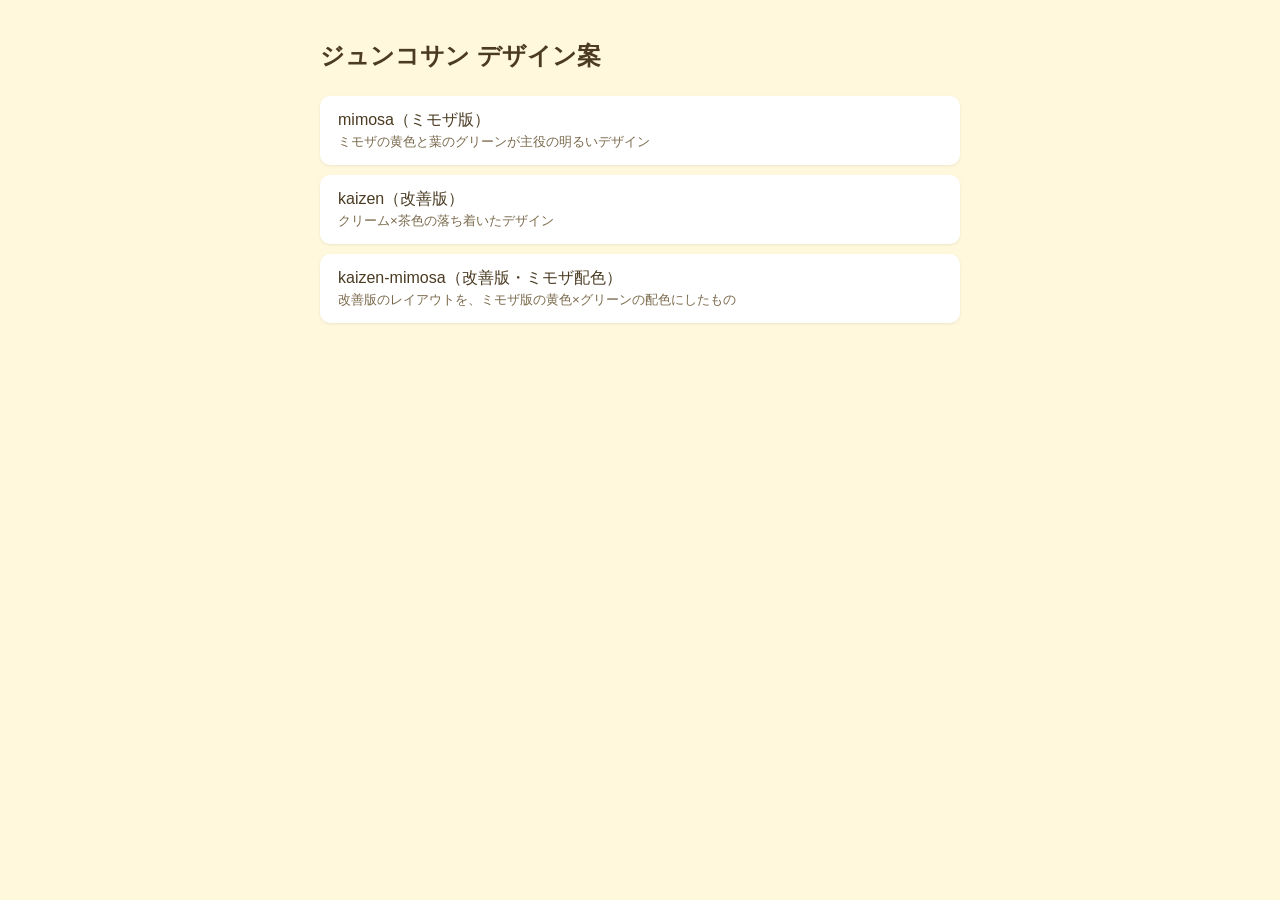
<file: index.html>
<!doctype html>
<html lang="ja">
<head>
<meta charset="utf-8">
<meta name="viewport" content="width=device-width, initial-scale=1">
<meta name="robots" content="noindex">
<title>ジュンコサン デザイン案</title>
<style>
  body { margin: 0; padding: 40px 16px; font-family: "Hiragino Sans", "Yu Gothic", sans-serif; background: #fff8dc; color: #4a3b22; }
  main { max-width: 640px; margin: 0 auto; }
  h1 { font-size: 1.5rem; margin: 0 0 24px; }
  ul { list-style: none; padding: 0; margin: 0; display: grid; gap: 10px; }
  a { display: block; padding: 14px 18px; background: #fff; border-radius: 10px; color: inherit; text-decoration: none; box-shadow: 0 1px 3px rgba(0,0,0,.08); }
  a:hover { background: #fdeeb0; }
  small { display: block; margin-top: 2px; color: #7a6a4c; }
</style>
</head>
<body>
<main>
  <h1>ジュンコサン デザイン案</h1>
  <ul>
    <li><a href="mimosa/">mimosa（ミモザ版）<small>ミモザの黄色と葉のグリーンが主役の明るいデザイン</small></a></li>
    <li><a href="kaizen/">kaizen（改善版）<small>クリーム×茶色の落ち着いたデザイン</small></a></li>
    <li><a href="kaizen-mimosa/">kaizen-mimosa（改善版・ミモザ配色）<small>改善版のレイアウトを、ミモザ版の黄色×グリーンの配色にしたもの</small></a></li>
  </ul>
</main>
</body>
</html>
</file>
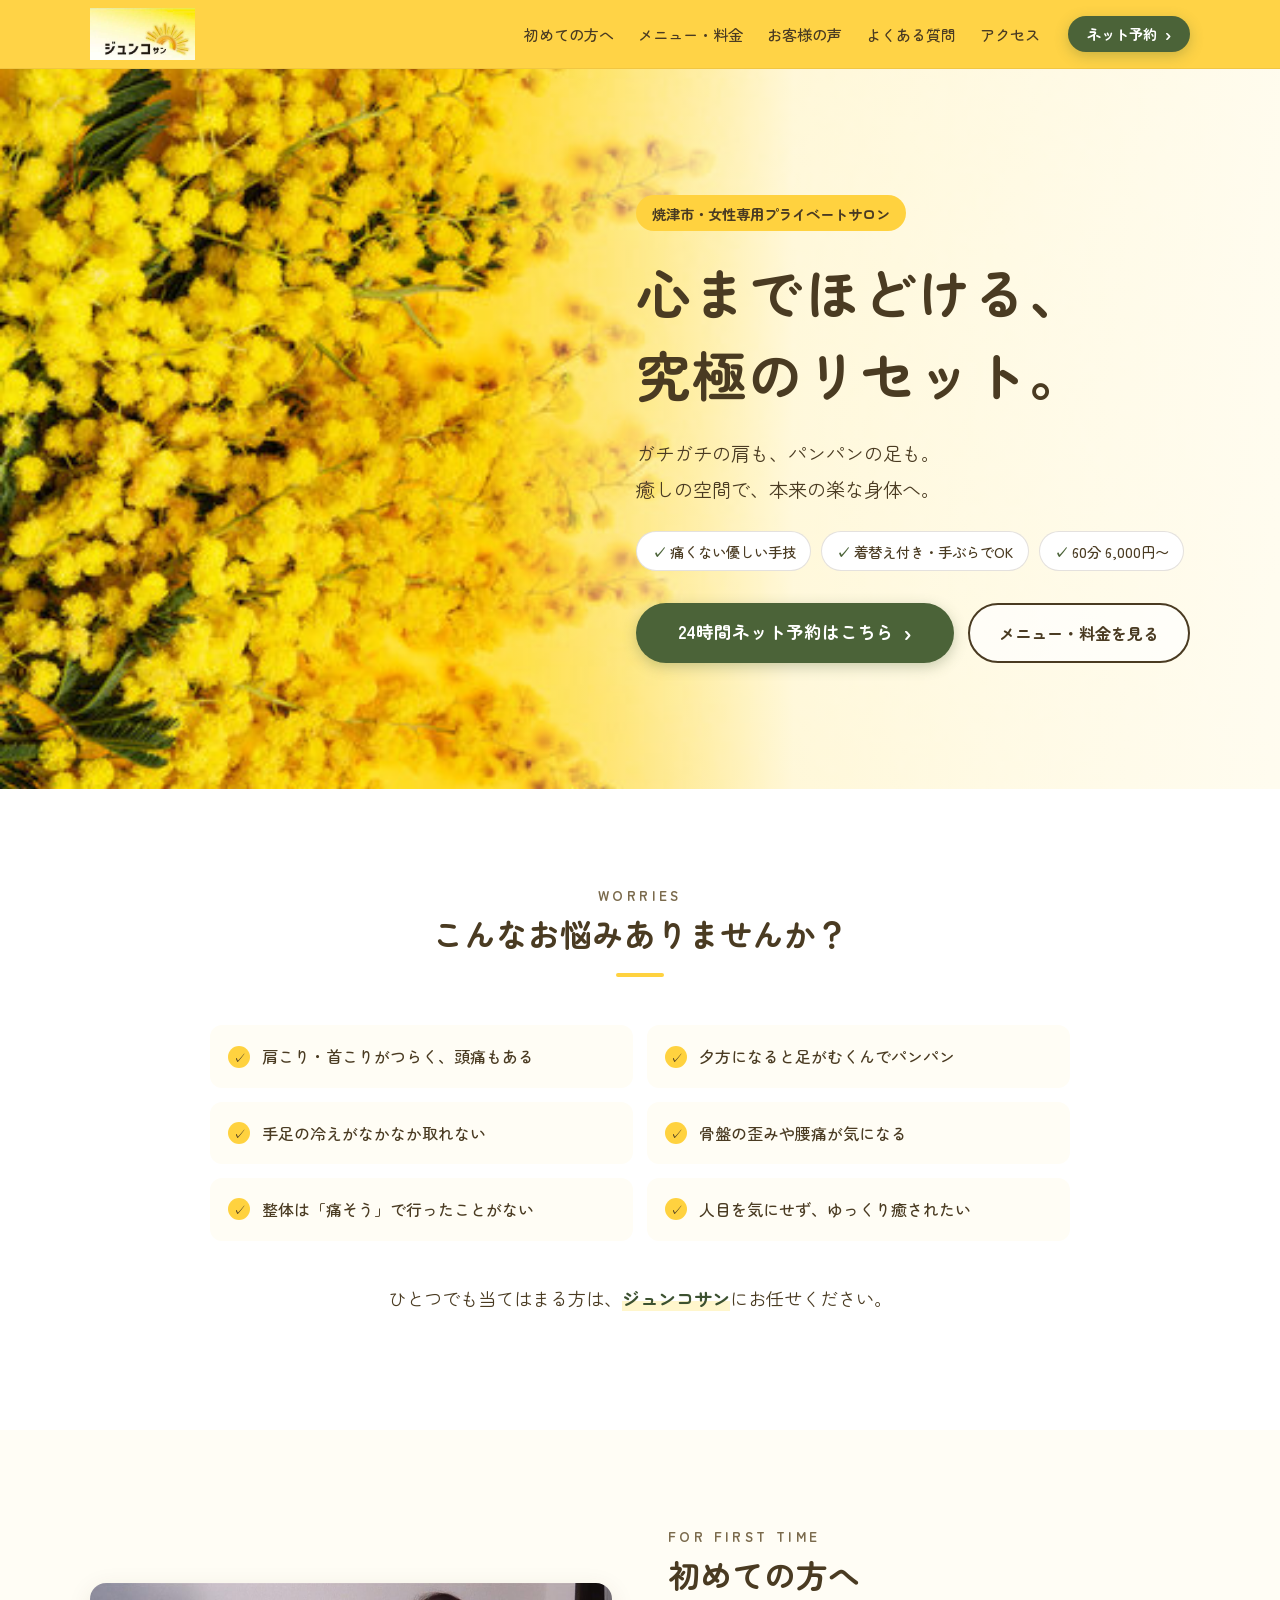
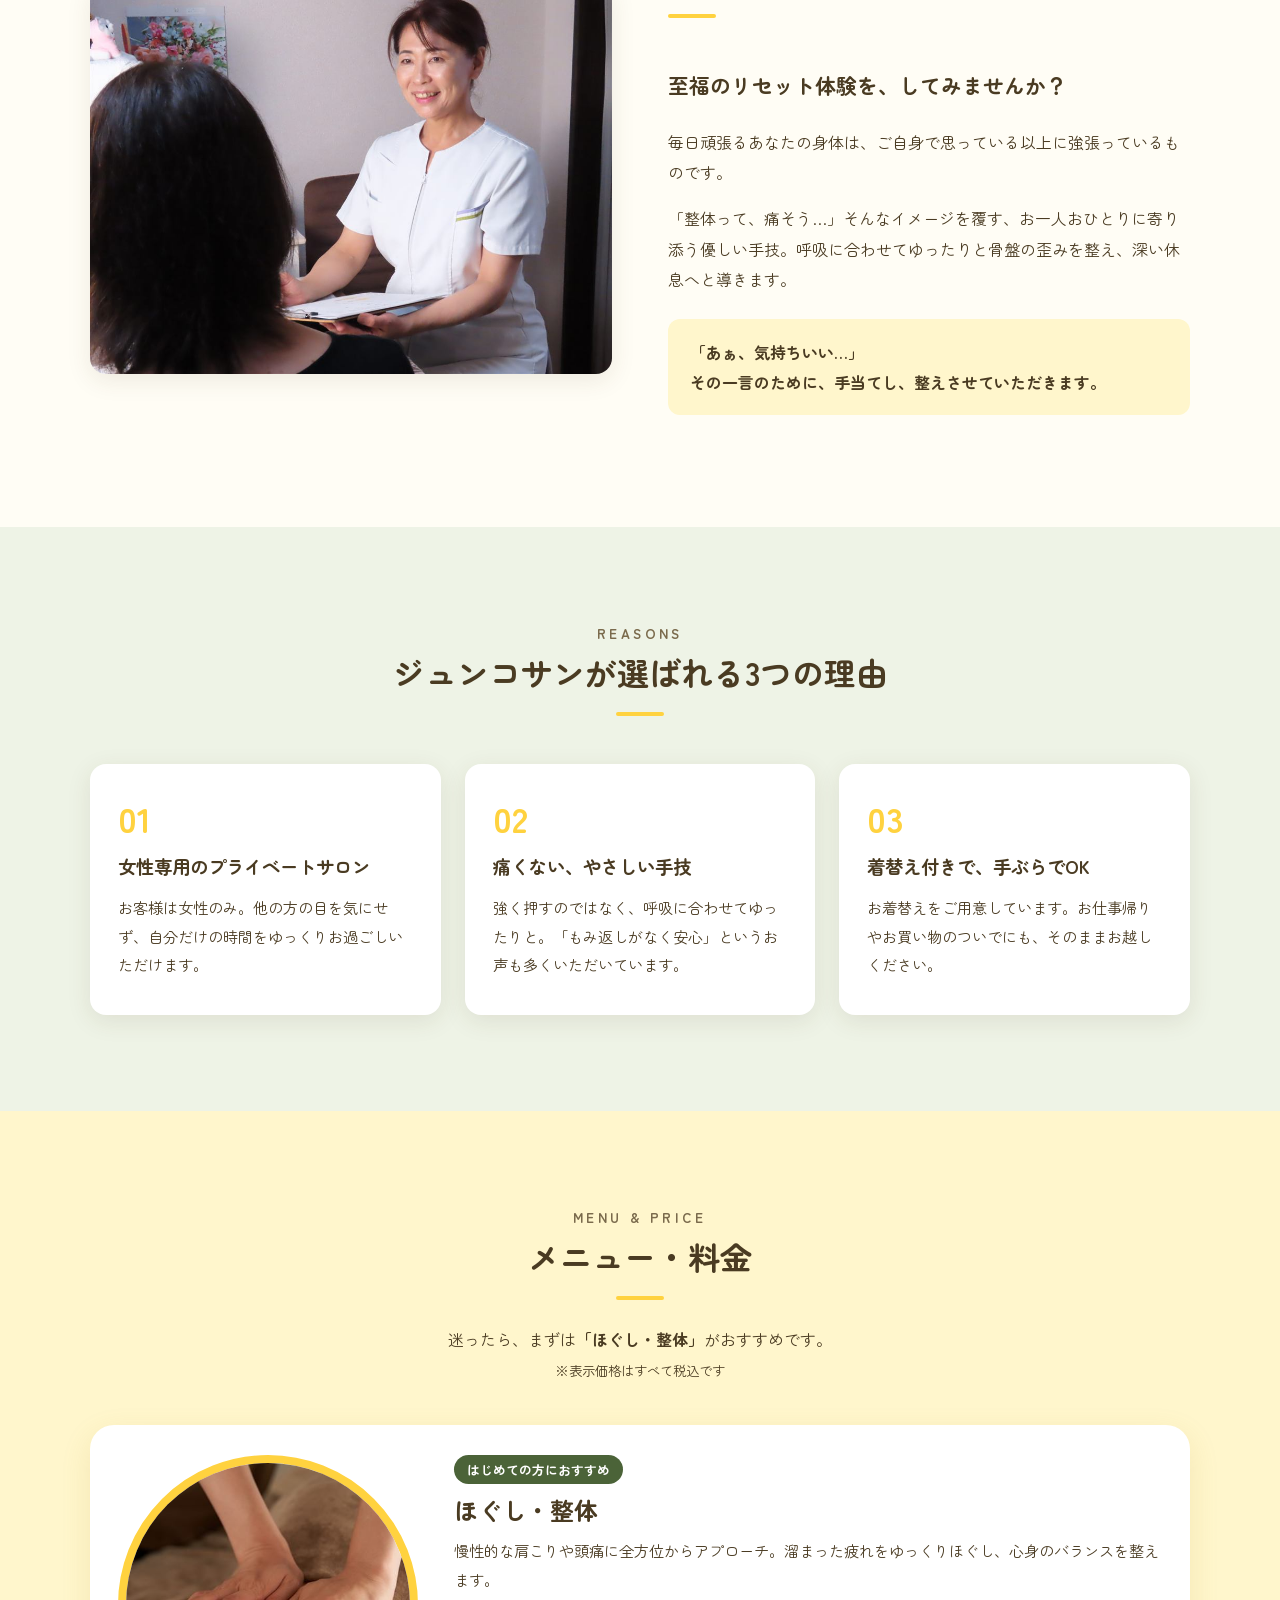
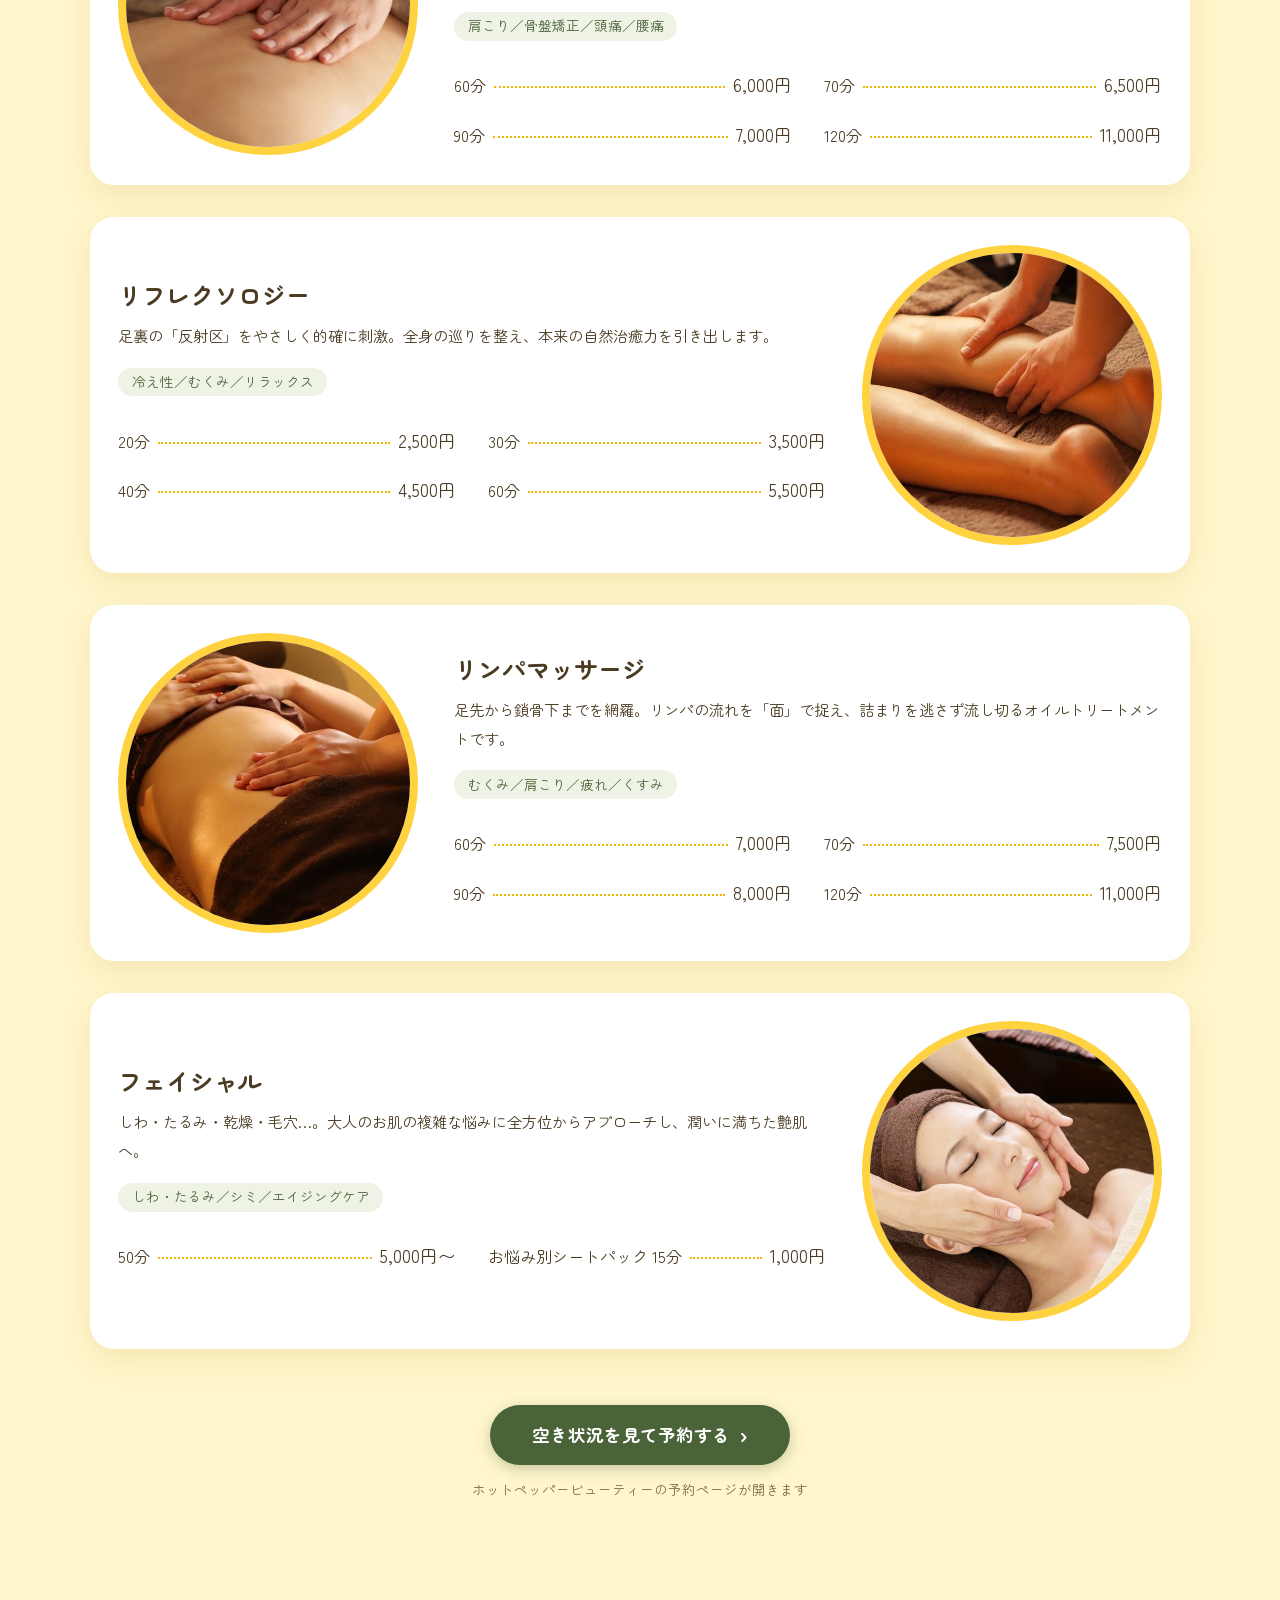
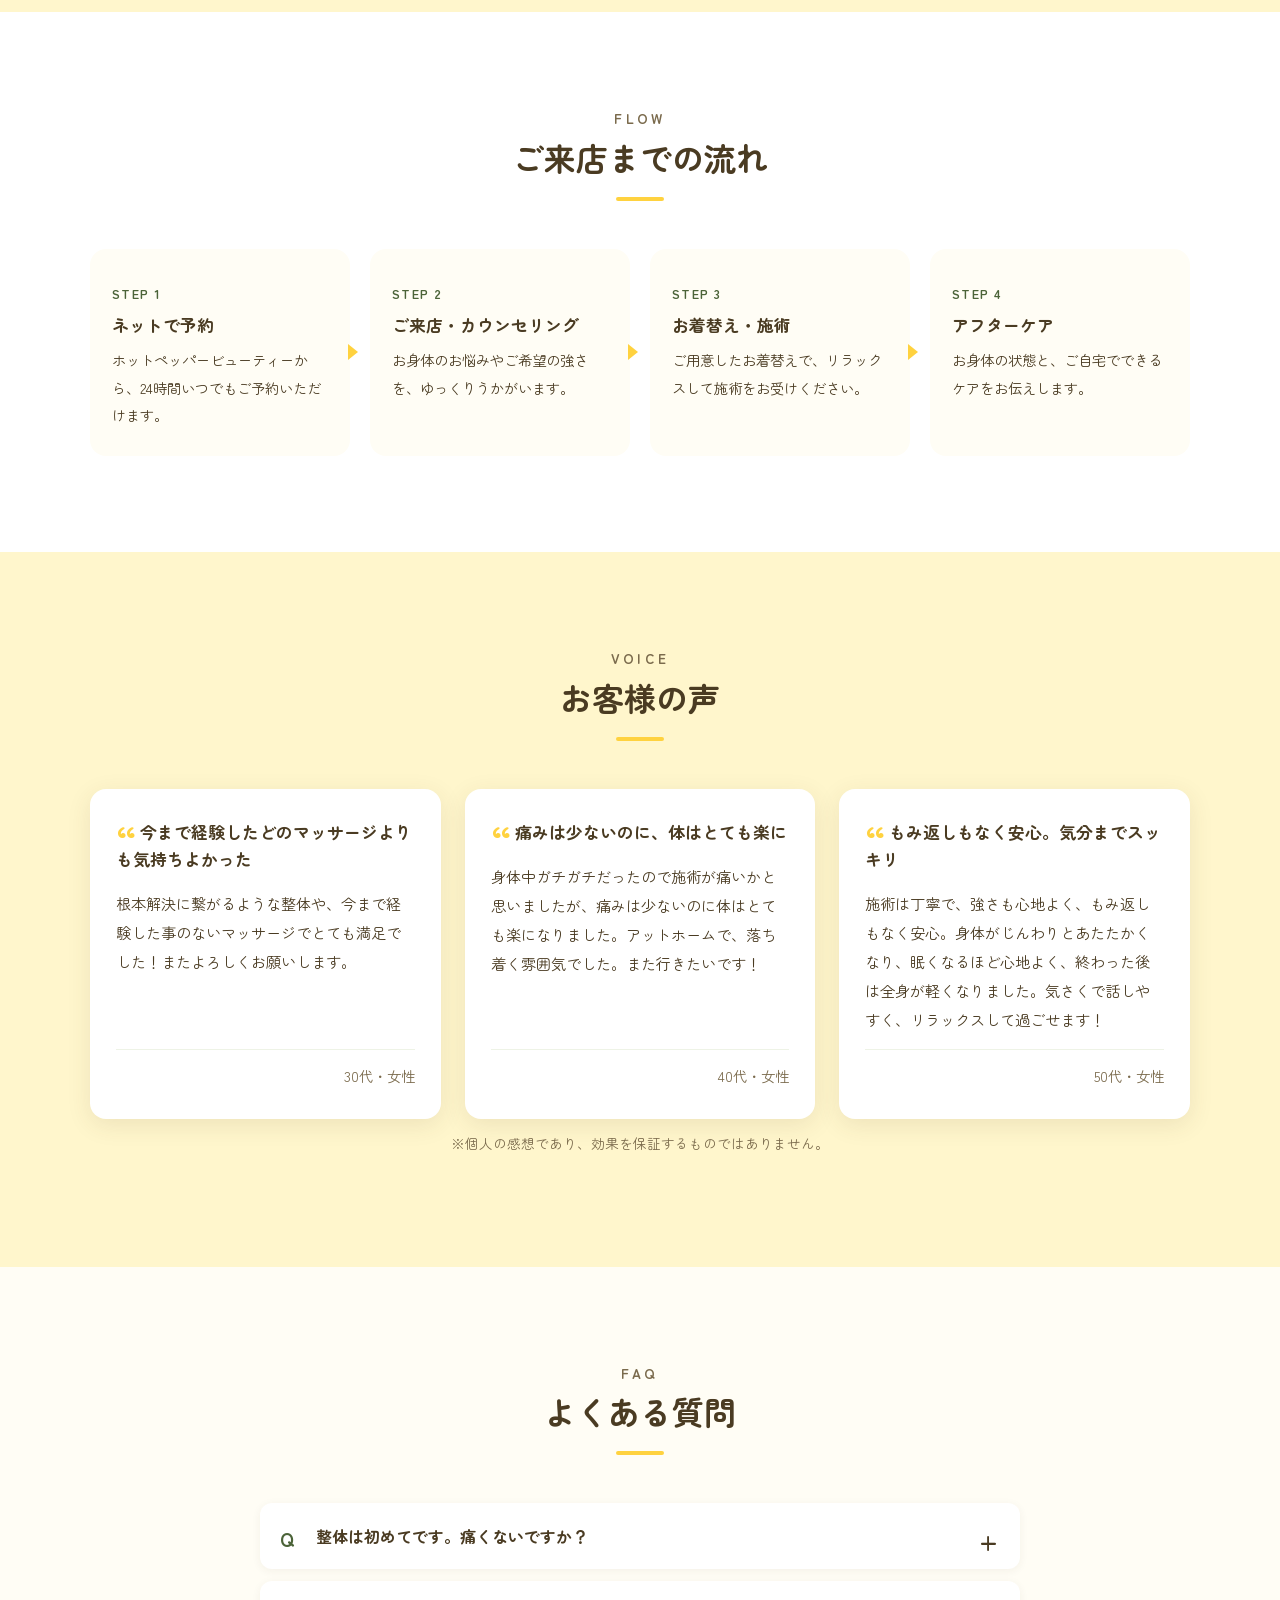
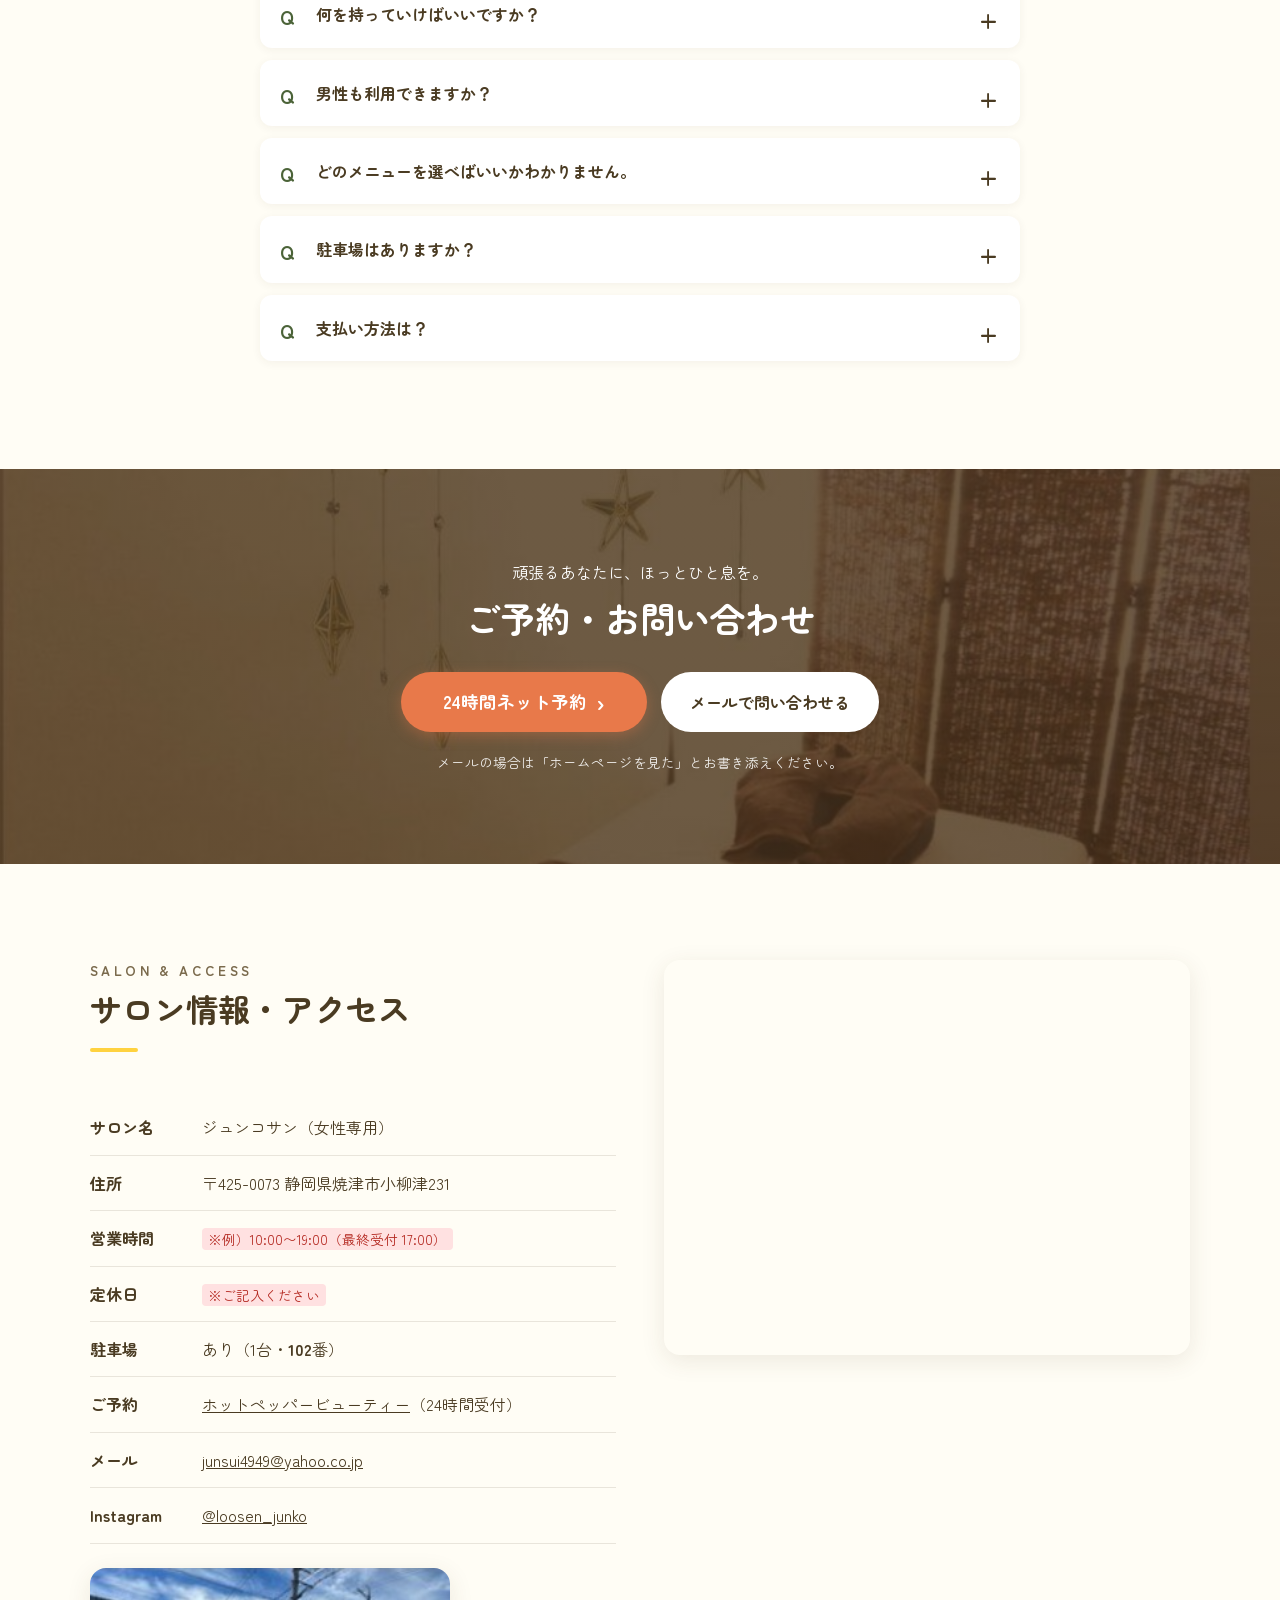
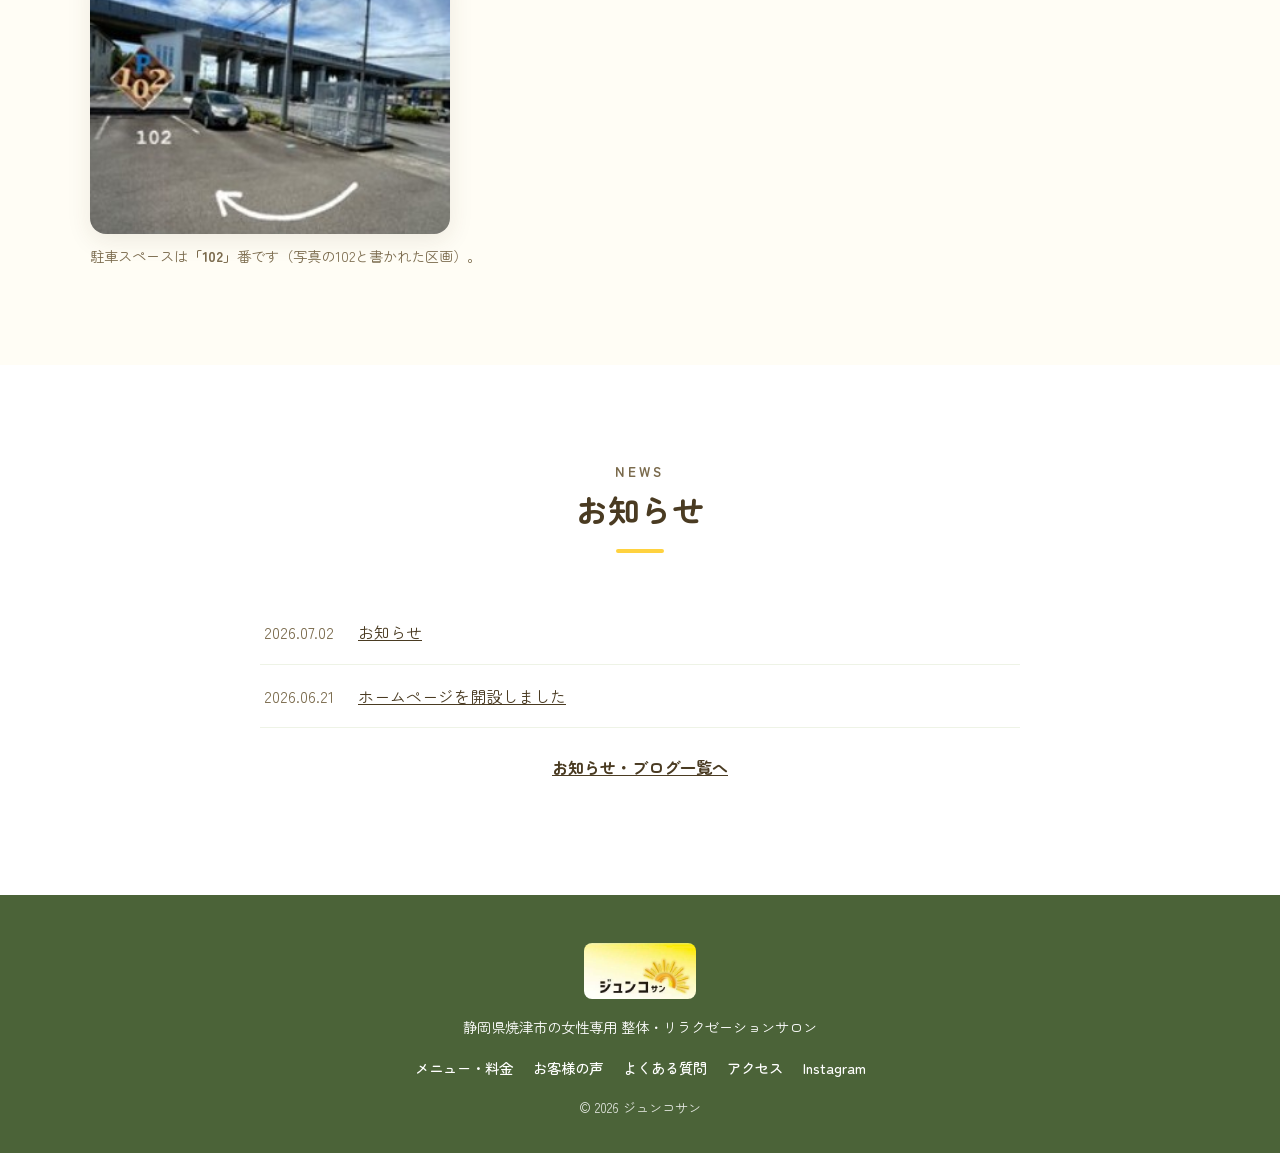
<file: kaizen-mimosa/index.html>
<!DOCTYPE html>
<html lang="ja">
<head>
  <meta charset="UTF-8">
  <meta name="viewport" content="width=device-width, initial-scale=1">
  <title>ジュンコサン｜焼津市の女性専用 整体・リラクゼーションサロン</title>
  <meta name="description" content="静岡県焼津市小柳津の女性専用プライベートサロン「ジュンコサン」。痛くない優しい整体・骨盤調整、リフレクソロジー、リンパマッサージ、フェイシャル。着替え付きで手ぶらでOK。ホットペッパービューティーから24時間ネット予約できます。">
  <meta name="theme-color" content="#ffd23f">
  <link rel="canonical" href="https://junkosantikakuraga102.com/">

  <!-- OGP（SNSでシェアされたときの表示） -->
  <meta property="og:type" content="website">
  <meta property="og:site_name" content="ジュンコサン">
  <meta property="og:title" content="ジュンコサン｜焼津市の女性専用 整体・リラクゼーションサロン">
  <meta property="og:description" content="痛くない、やさしい整体。ガチガチの肩も、パンパンの足も、本来の楽な身体へ。焼津市の女性専用プライベートサロンです。">
  <meta property="og:url" content="https://junkosantikakuraga102.com/">
  <meta property="og:image" content="https://junkosantikakuraga102.com/images/counseling.jpg">
  <meta property="og:locale" content="ja_JP">
  <meta name="twitter:card" content="summary_large_image">

  <link rel="icon" href="images/logo.jpg">
  <link rel="preconnect" href="https://fonts.googleapis.com">
  <link rel="preconnect" href="https://fonts.gstatic.com" crossorigin>
  <link href="https://fonts.googleapis.com/css2?family=Zen+Maru+Gothic:wght@400;500;700&display=swap" rel="stylesheet">
  <link rel="preload" as="image" href="images/hero-mimosa.jpg">
  <link rel="stylesheet" href="css/style.css">

  <!-- 構造化データ（Googleにお店の情報を正しく伝える） -->
  <script type="application/ld+json">
  {
    "@context": "https://schema.org",
    "@type": "HealthAndBeautyBusiness",
    "name": "ジュンコサン",
    "description": "静岡県焼津市の女性専用プライベートサロン。整体・リフレクソロジー・リンパマッサージ・フェイシャル。",
    "url": "https://junkosantikakuraga102.com/",
    "image": "https://junkosantikakuraga102.com/images/counseling.jpg",
    "email": "junsui4949@yahoo.co.jp",
    "address": {
      "@type": "PostalAddress",
      "addressCountry": "JP",
      "addressRegion": "静岡県",
      "addressLocality": "焼津市",
      "streetAddress": "小柳津231"
    },
    "priceRange": "¥2,500〜¥11,000",
    "sameAs": [
      "https://www.instagram.com/loosen_junko/",
      "https://beauty.hotpepper.jp/kr/slnH000763623/"
    ]
  }
  </script>
</head>
<body>
  <a class="skip-link" href="#main">本文へスキップ</a>

  <!-- ===== ヘッダー ===== -->
  <header class="site-header" id="top">
    <div class="container header-inner">
      <a href="#top" class="logo" aria-label="ジュンコサン トップへ">
        <img src="images/logo.jpg" alt="ジュンコサン" width="152" height="76">
      </a>
      <button class="nav-toggle" aria-expanded="false" aria-controls="global-nav">
        <span class="nav-toggle-bar"></span>
        <span class="visually-hidden">メニューを開く</span>
      </button>
      <nav id="global-nav" class="global-nav" aria-label="メインメニュー">
        <ul>
          <li><a href="#first">初めての方へ</a></li>
          <li><a href="#menu">メニュー・料金</a></li>
          <li><a href="#voice">お客様の声</a></li>
          <li><a href="#faq">よくある質問</a></li>
          <li><a href="#access">アクセス</a></li>
        </ul>
        <a class="btn btn-primary btn-sm" href="https://beauty.hotpepper.jp/kr/slnH000763623/" target="_blank" rel="noopener">ネット予約</a>
      </nav>
    </div>
  </header>

  <main id="main">

    <!-- ===== ファーストビュー ===== -->
    <section class="hero">
      <div class="container hero-inner">
        <p class="hero-badge">焼津市・女性専用プライベートサロン</p>
        <h1 class="hero-title">心までほどける、<br>究極のリセット。</h1>
        <p class="hero-lead">ガチガチの肩も、パンパンの足も。<br>癒しの空間で、本来の楽な身体へ。</p>
        <ul class="hero-points">
          <li>痛くない優しい手技</li>
          <li>着替え付き・手ぶらでOK</li>
          <li>60分 6,000円〜</li>
        </ul>
        <div class="hero-cta">
          <a class="btn btn-primary btn-lg" href="https://beauty.hotpepper.jp/kr/slnH000763623/" target="_blank" rel="noopener">24時間ネット予約はこちら</a>
          <a class="btn btn-ghost" href="#menu">メニュー・料金を見る</a>
        </div>
      </div>
    </section>

    <!-- ===== お悩み ===== -->
    <section class="section worries">
      <div class="container">
        <h2 class="section-title"><span class="en">Worries</span>こんなお悩みありませんか？</h2>
        <ul class="worry-list">
          <li>肩こり・首こりがつらく、頭痛もある</li>
          <li>夕方になると足がむくんでパンパン</li>
          <li>手足の冷えがなかなか取れない</li>
          <li>骨盤の歪みや腰痛が気になる</li>
          <li>整体は「痛そう」で行ったことがない</li>
          <li>人目を気にせず、ゆっくり癒されたい</li>
        </ul>
        <p class="worries-answer">ひとつでも当てはまる方は、<strong>ジュンコサン</strong>にお任せください。</p>
      </div>
    </section>

    <!-- ===== 初めての方へ ===== -->
    <section class="section first" id="first">
      <div class="container first-inner">
        <figure class="first-photo">
          <img src="images/counseling.jpg" alt="施術前に、お客様のお悩みを丁寧にうかがうカウンセリングの様子" width="1000" height="750" loading="lazy">
        </figure>
        <div class="first-text">
          <h2 class="section-title left"><span class="en">For First Time</span>初めての方へ</h2>
          <p class="first-catch">至福のリセット体験を、してみませんか？</p>
          <p>毎日頑張るあなたの身体は、ご自身で思っている以上に強張っているものです。</p>
          <p>「整体って、痛そう…」そんなイメージを覆す、お一人おひとりに寄り添う優しい手技。呼吸に合わせてゆったりと骨盤の歪みを整え、深い休息へと導きます。</p>
          <p class="quote">「あぁ、気持ちいい…」<br>その一言のために、手当てし、整えさせていただきます。</p>
        </div>
      </div>
    </section>

    <!-- ===== 選ばれる理由 ===== -->
    <section class="section reasons">
      <div class="container">
        <h2 class="section-title"><span class="en">Reasons</span>ジュンコサンが選ばれる3つの理由</h2>
        <ol class="reason-list">
          <li class="reason">
            <span class="reason-no">01</span>
            <h3>女性専用のプライベートサロン</h3>
            <p>お客様は女性のみ。他の方の目を気にせず、自分だけの時間をゆっくりお過ごしいただけます。</p>
          </li>
          <li class="reason">
            <span class="reason-no">02</span>
            <h3>痛くない、やさしい手技</h3>
            <p>強く押すのではなく、呼吸に合わせてゆったりと。「もみ返しがなく安心」というお声も多くいただいています。</p>
          </li>
          <li class="reason">
            <span class="reason-no">03</span>
            <h3>着替え付きで、手ぶらでOK</h3>
            <p>お着替えをご用意しています。お仕事帰りやお買い物のついでにも、そのままお越しください。</p>
          </li>
        </ol>
      </div>
    </section>

    <!-- ===== メニュー・料金 ===== -->
    <section class="section menu" id="menu">
      <div class="container">
        <h2 class="section-title"><span class="en">Menu &amp; Price</span>メニュー・料金</h2>
        <p class="section-lead">迷ったら、まずは<strong>「ほぐし・整体」</strong>がおすすめです。<br><small>※表示価格はすべて税込です</small></p>

        <div class="menu-board">
          <article class="menu-item">
            <img class="menu-img" src="images/menu-seitai.jpg" alt="背中をほぐす整体の施術" width="645" height="430" loading="lazy">
            <div class="menu-content">
              <p class="menu-badge">はじめての方におすすめ</p>
              <h3>ほぐし・整体</h3>
              <p class="menu-desc">慢性的な肩こりや頭痛に全方位からアプローチ。溜まった疲れをゆっくりほぐし、心身のバランスを整えます。</p>
              <p class="menu-for">肩こり／骨盤矯正／頭痛／腰痛</p>
              <dl class="prices">
                <div><dt>60分</dt><dd>6,000円</dd></div>
                <div><dt>70分</dt><dd>6,500円</dd></div>
                <div><dt>90分</dt><dd>7,000円</dd></div>
                <div><dt>120分</dt><dd>11,000円</dd></div>
              </dl>
            </div>
          </article>

          <article class="menu-item">
            <img class="menu-img" src="images/menu-reflexology.jpg" alt="足裏を刺激するリフレクソロジーの施術" width="800" height="533" loading="lazy">
            <div class="menu-content">
              <h3>リフレクソロジー</h3>
              <p class="menu-desc">足裏の「反射区」をやさしく的確に刺激。全身の巡りを整え、本来の自然治癒力を引き出します。</p>
              <p class="menu-for">冷え性／むくみ／リラックス</p>
              <dl class="prices">
                <div><dt>20分</dt><dd>2,500円</dd></div>
                <div><dt>30分</dt><dd>3,500円</dd></div>
                <div><dt>40分</dt><dd>4,500円</dd></div>
                <div><dt>60分</dt><dd>5,500円</dd></div>
              </dl>
            </div>
          </article>

          <article class="menu-item">
            <img class="menu-img" src="images/menu-lymph.jpg" alt="オイルを使ったリンパマッサージ" width="800" height="533" loading="lazy">
            <div class="menu-content">
              <h3>リンパマッサージ</h3>
              <p class="menu-desc">足先から鎖骨下までを網羅。リンパの流れを「面」で捉え、詰まりを逃さず流し切るオイルトリートメントです。</p>
              <p class="menu-for">むくみ／肩こり／疲れ／くすみ</p>
              <dl class="prices">
                <div><dt>60分</dt><dd>7,000円</dd></div>
                <div><dt>70分</dt><dd>7,500円</dd></div>
                <div><dt>90分</dt><dd>8,000円</dd></div>
                <div><dt>120分</dt><dd>11,000円</dd></div>
              </dl>
            </div>
          </article>

          <article class="menu-item">
            <img class="menu-img" src="images/menu-facial.jpg" alt="フェイシャルの施術" width="800" height="534" loading="lazy">
            <div class="menu-content">
              <h3>フェイシャル</h3>
              <p class="menu-desc">しわ・たるみ・乾燥・毛穴…。大人のお肌の複雑な悩みに全方位からアプローチし、潤いに満ちた艶肌へ。</p>
              <p class="menu-for">しわ・たるみ／シミ／エイジングケア</p>
              <dl class="prices">
                <div><dt>50分</dt><dd>5,000円〜</dd></div>
                <div><dt>お悩み別シートパック 15分</dt><dd>1,000円</dd></div>
              </dl>
            </div>
          </article>
        </div>

        <div class="center">
          <a class="btn btn-primary btn-lg" href="https://beauty.hotpepper.jp/kr/slnH000763623/" target="_blank" rel="noopener">空き状況を見て予約する</a>
          <p class="note">ホットペッパービューティーの予約ページが開きます</p>
        </div>
      </div>
    </section>

    <!-- ===== ご予約の流れ ===== -->
    <section class="section flow">
      <div class="container">
        <h2 class="section-title"><span class="en">Flow</span>ご来店までの流れ</h2>
        <ol class="flow-list">
          <li><span class="flow-step">STEP 1</span><h3>ネットで予約</h3><p>ホットペッパービューティーから、24時間いつでもご予約いただけます。</p></li>
          <li><span class="flow-step">STEP 2</span><h3>ご来店・カウンセリング</h3><p>お身体のお悩みやご希望の強さを、ゆっくりうかがいます。</p></li>
          <li><span class="flow-step">STEP 3</span><h3>お着替え・施術</h3><p>ご用意したお着替えで、リラックスして施術をお受けください。</p></li>
          <li><span class="flow-step">STEP 4</span><h3>アフターケア</h3><p>お身体の状態と、ご自宅でできるケアをお伝えします。</p></li>
        </ol>
      </div>
    </section>

    <!-- ===== お客様の声 ===== -->
    <section class="section voice" id="voice">
      <div class="container">
        <h2 class="section-title"><span class="en">Voice</span>お客様の声</h2>
        <div class="voice-grid">
          <figure class="voice-card">
            <blockquote>
              <p class="voice-head">今まで経験したどのマッサージよりも気持ちよかった</p>
              <p>根本解決に繋がるような整体や、今まで経験した事のないマッサージでとても満足でした！またよろしくお願いします。</p>
            </blockquote>
            <figcaption>30代・女性</figcaption>
          </figure>
          <figure class="voice-card">
            <blockquote>
              <p class="voice-head">痛みは少ないのに、体はとても楽に</p>
              <p>身体中ガチガチだったので施術が痛いかと思いましたが、痛みは少ないのに体はとても楽になりました。アットホームで、落ち着く雰囲気でした。また行きたいです！</p>
            </blockquote>
            <figcaption>40代・女性</figcaption>
          </figure>
          <figure class="voice-card">
            <blockquote>
              <p class="voice-head">もみ返しもなく安心。気分までスッキリ</p>
              <p>施術は丁寧で、強さも心地よく、もみ返しもなく安心。身体がじんわりとあたたかくなり、眠くなるほど心地よく、終わった後は全身が軽くなりました。気さくで話しやすく、リラックスして過ごせます！</p>
            </blockquote>
            <figcaption>50代・女性</figcaption>
          </figure>
        </div>
        <p class="note center">※個人の感想であり、効果を保証するものではありません。</p>
      </div>
    </section>

    <!-- ===== よくある質問 ===== -->
    <section class="section faq" id="faq">
      <div class="container narrow">
        <h2 class="section-title"><span class="en">FAQ</span>よくある質問</h2>
        <details>
          <summary>整体は初めてです。痛くないですか？</summary>
          <p>強く押す施術ではなく、呼吸に合わせたやさしい手技です。強さはご希望に合わせて調整しますので、施術中もお気軽にお声がけください。</p>
        </details>
        <details>
          <summary>何を持っていけばいいですか？</summary>
          <p>お着替えをご用意していますので、手ぶらでお越しいただけます。</p>
        </details>
        <details>
          <summary>男性も利用できますか？</summary>
          <p>申し訳ございません。当店は女性専用のプライベートサロンです。</p>
        </details>
        <details>
          <summary>どのメニューを選べばいいかわかりません。</summary>
          <p>迷われた方には「ほぐし・整体」をおすすめしています。カウンセリングでお悩みをうかがい、最適な施術をご提案します。</p>
        </details>
        <details>
          <summary>駐車場はありますか？</summary>
          <p>はい、1台分ございます。駐車スペースは「102」番です。場所は<a href="#access">サロン情報</a>の写真をご覧ください。</p>
        </details>
        <details>
          <summary>支払い方法は？</summary>
          <p>現金・クレジットカードでお支払いいただけます。<br>PayPayなどのQR・バーコード決済には対応しておりません。</p>
        </details>
      </div>
    </section>

    <!-- ===== 予約CTA ===== -->
    <section class="cta-band">
      <div class="container">
        <p class="cta-band-lead">頑張るあなたに、ほっとひと息を。</p>
        <h2>ご予約・お問い合わせ</h2>
        <div class="cta-band-buttons">
          <a class="btn btn-primary btn-lg" href="https://beauty.hotpepper.jp/kr/slnH000763623/" target="_blank" rel="noopener">24時間ネット予約</a>
          <a class="btn btn-light" href="mailto:junsui4949@yahoo.co.jp?subject=%E3%83%9B%E3%83%BC%E3%83%A0%E3%83%9A%E3%83%BC%E3%82%B8%E3%82%92%E8%A6%8B%E3%81%A6%E3%81%8A%E5%95%8F%E3%81%84%E5%90%88%E3%82%8F%E3%81%9B">メールで問い合わせる</a>
        </div>
        <p class="cta-band-note">メールの場合は「ホームページを見た」とお書き添えください。</p>
      </div>
    </section>

    <!-- ===== サロン情報・アクセス ===== -->
    <section class="section access" id="access">
      <div class="container access-inner">
        <div class="access-info">
          <h2 class="section-title left"><span class="en">Salon &amp; Access</span>サロン情報・アクセス</h2>
          <dl class="info-list">
            <dt>サロン名</dt><dd>ジュンコサン（女性専用）</dd>
            <dt>住所</dt><dd>〒425-0073 静岡県焼津市小柳津231</dd>
            <dt>営業時間</dt><dd><span class="todo">※例）10:00〜19:00（最終受付 17:00）</span></dd>
            <dt>定休日</dt><dd><span class="todo">※ご記入ください</span></dd>
            <dt>駐車場</dt><dd>あり（1台・<strong>102</strong>番）</dd>
            <dt>ご予約</dt><dd><a href="https://beauty.hotpepper.jp/kr/slnH000763623/" target="_blank" rel="noopener">ホットペッパービューティー</a>（24時間受付）</dd>
            <dt>メール</dt><dd><a href="mailto:junsui4949@yahoo.co.jp">junsui4949@yahoo.co.jp</a></dd>
            <dt>Instagram</dt><dd><a href="https://www.instagram.com/loosen_junko/" target="_blank" rel="noopener">@loosen_junko</a></dd>
          </dl>
          <figure class="parking-photo">
            <img src="images/parking.jpg" alt="駐車スペース102番の写真。矢印の先の、102と書かれた区画です" width="272" height="201" loading="lazy">
            <figcaption>駐車スペースは<strong>「102」</strong>番です（写真の102と書かれた区画）。</figcaption>
          </figure>
        </div>
        <div class="access-map">
          <iframe title="ジュンコサンの地図" src="https://maps.google.com/maps?cid=7483196735496831765&amp;z=16&amp;output=embed" loading="lazy" referrerpolicy="no-referrer-when-downgrade"></iframe>
        </div>
      </div>
    </section>

    <!-- ===== お知らせ ===== -->
    <section class="section news">
      <div class="container narrow">
        <h2 class="section-title"><span class="en">News</span>お知らせ</h2>
        <ul class="news-list">
          <li><time datetime="2026-07-02">2026.07.02</time><a href="https://junkosantikakuraga102.com/%e3%81%8a%e7%9f%a5%e3%82%89%e3%81%9b/">お知らせ</a></li>
          <li><time datetime="2026-06-21">2026.06.21</time><a href="https://junkosantikakuraga102.com/%e3%83%9b%e3%83%bc%e3%83%a0%e3%83%9a%e3%83%bc%e3%82%b8%e9%96%8b%e8%a8%ad%e3%81%97%e3%81%be%e3%81%97%e3%81%9f/">ホームページを開設しました</a></li>
        </ul>
        <p class="center"><a class="link-more" href="https://junkosantikakuraga102.com/category/all/">お知らせ・ブログ一覧へ</a></p>
      </div>
    </section>
  </main>

  <!-- ===== フッター ===== -->
  <footer class="site-footer">
    <div class="container footer-inner">
      <img src="images/logo.jpg" alt="ジュンコサン" width="152" height="76" loading="lazy">
      <p>静岡県焼津市の女性専用 整体・リラクゼーションサロン</p>
      <nav aria-label="フッターメニュー">
        <a href="#menu">メニュー・料金</a>
        <a href="#voice">お客様の声</a>
        <a href="#faq">よくある質問</a>
        <a href="#access">アクセス</a>
        <a href="https://www.instagram.com/loosen_junko/" target="_blank" rel="noopener">Instagram</a>
      </nav>
      <small>&copy; 2026 ジュンコサン</small>
    </div>
  </footer>

  <!-- ===== スマホ用 固定予約バー ===== -->
  <div class="sticky-cta" aria-hidden="false">
    <a class="sticky-cta-reserve" href="https://beauty.hotpepper.jp/kr/slnH000763623/" target="_blank" rel="noopener">ネット予約（24時間）</a>
    <a class="sticky-cta-menu" href="#menu">料金を見る</a>
  </div>

  <script src="js/main.js" defer></script>
</body>
</html>
</file>
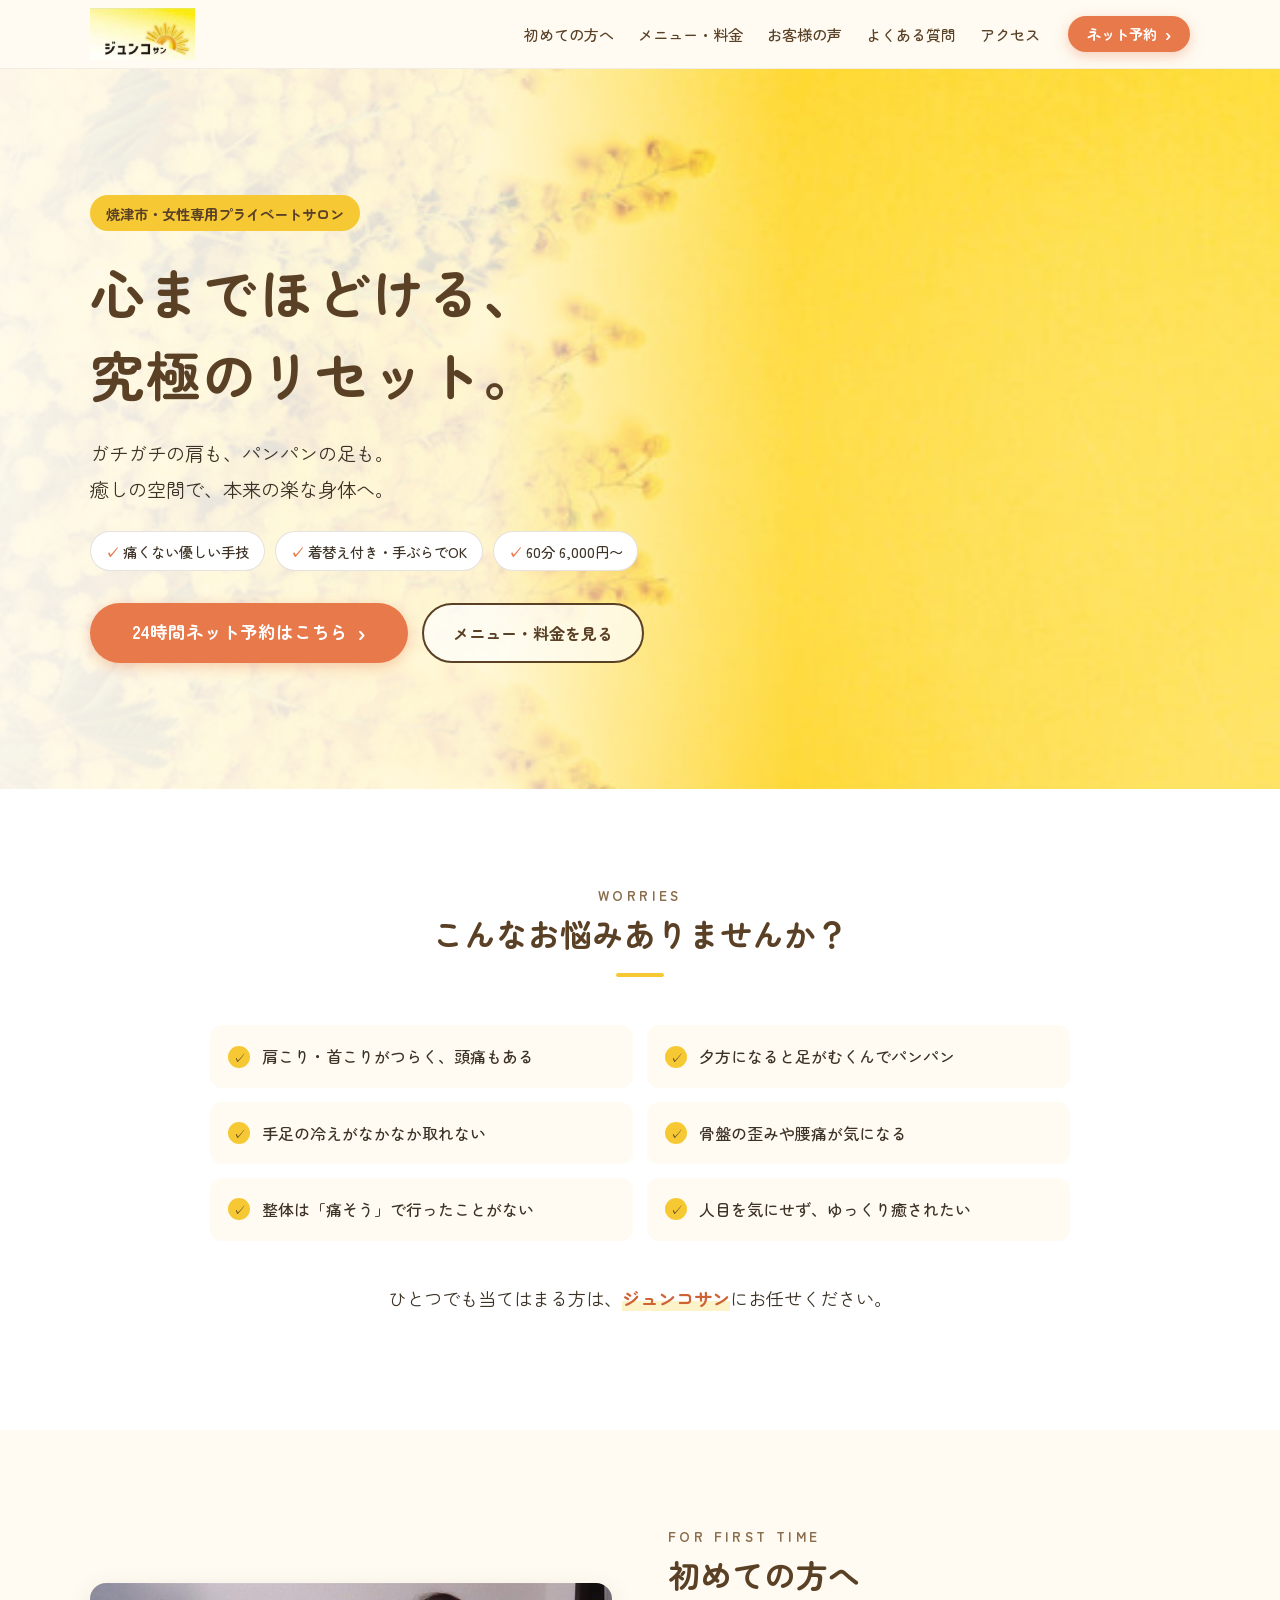
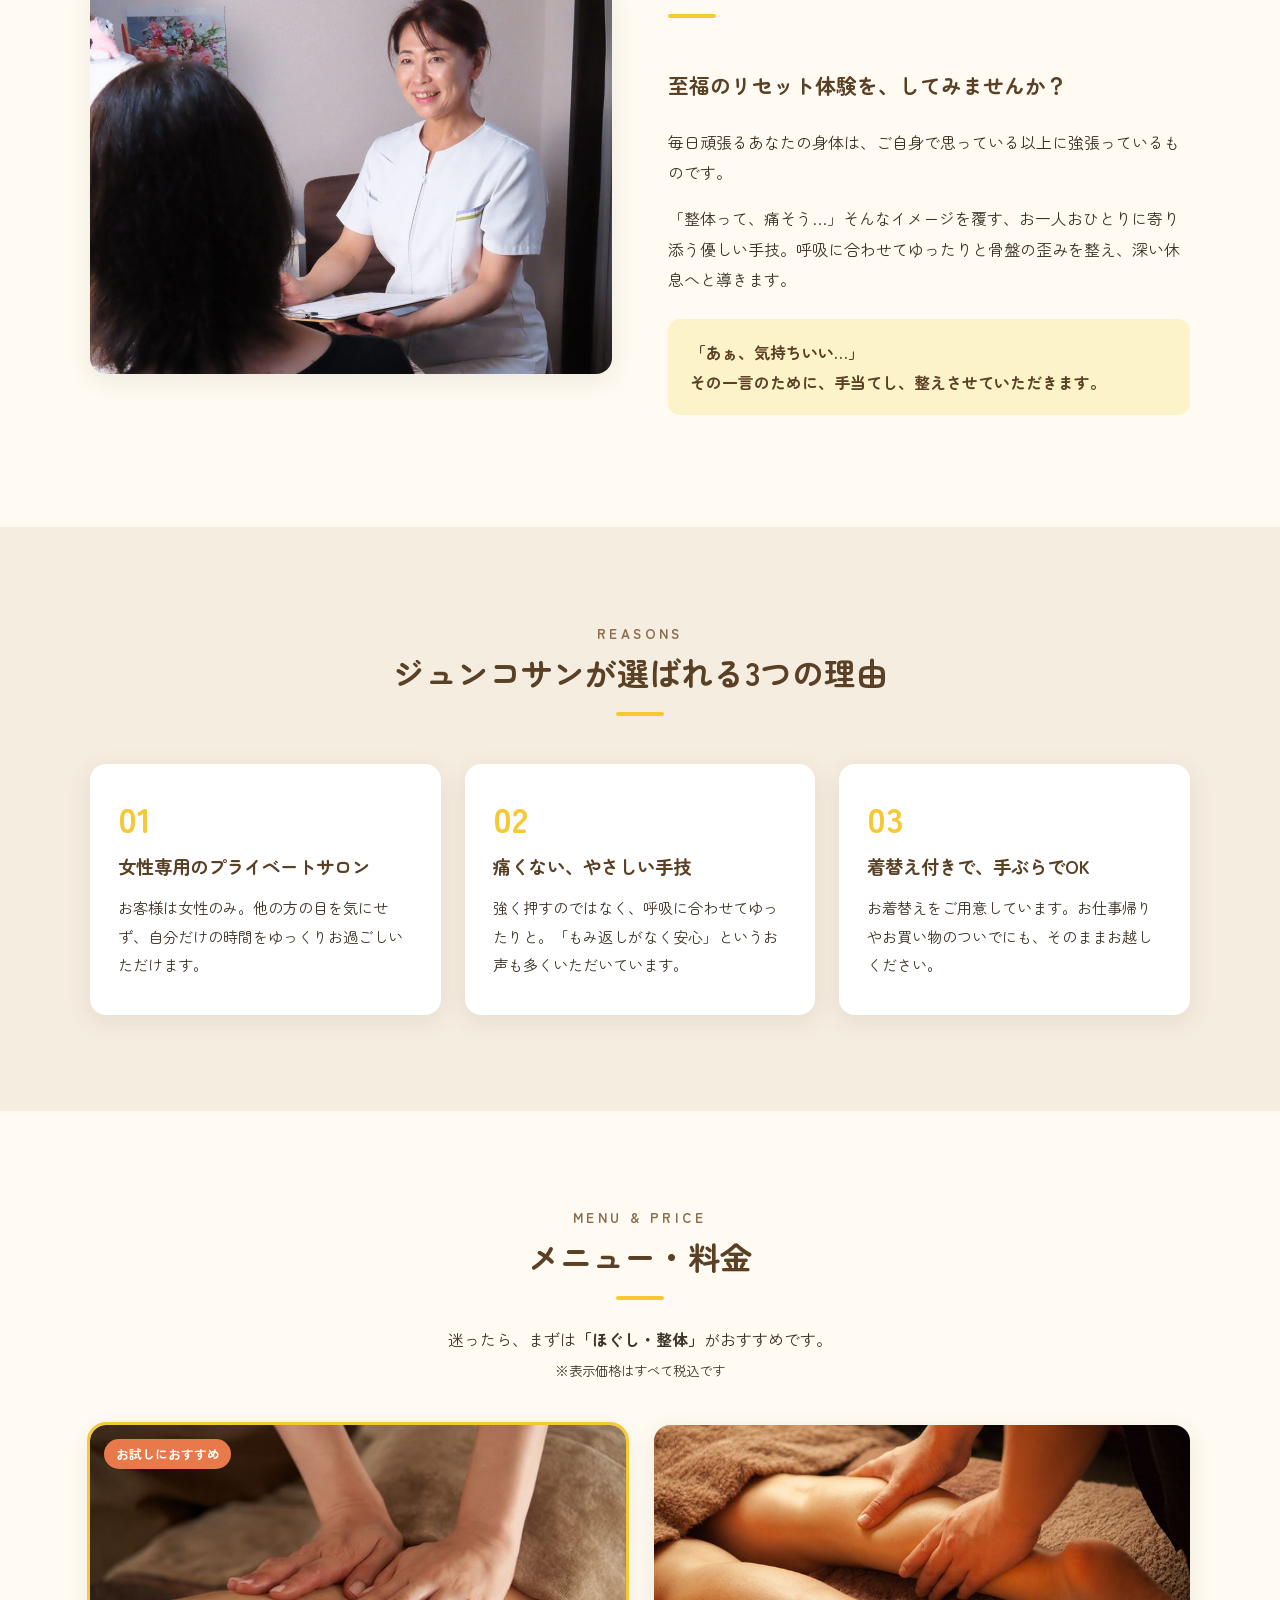
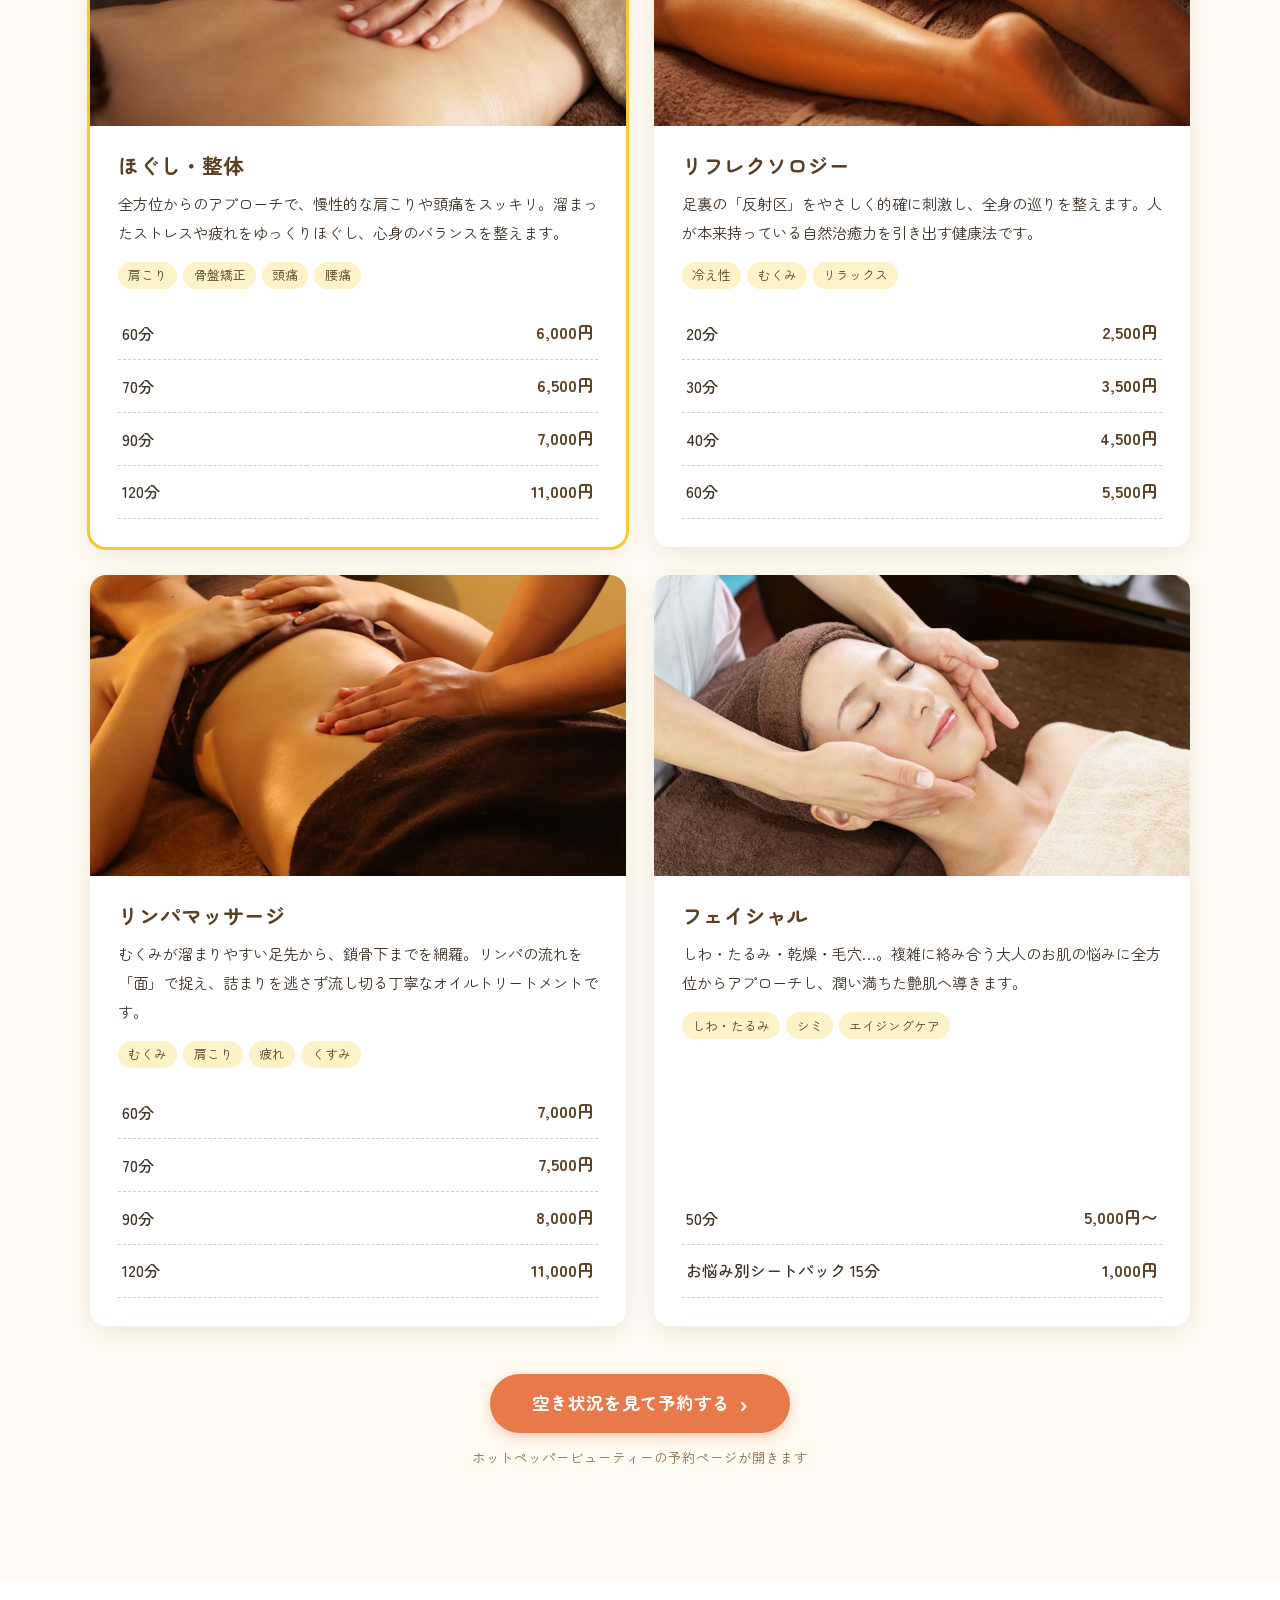
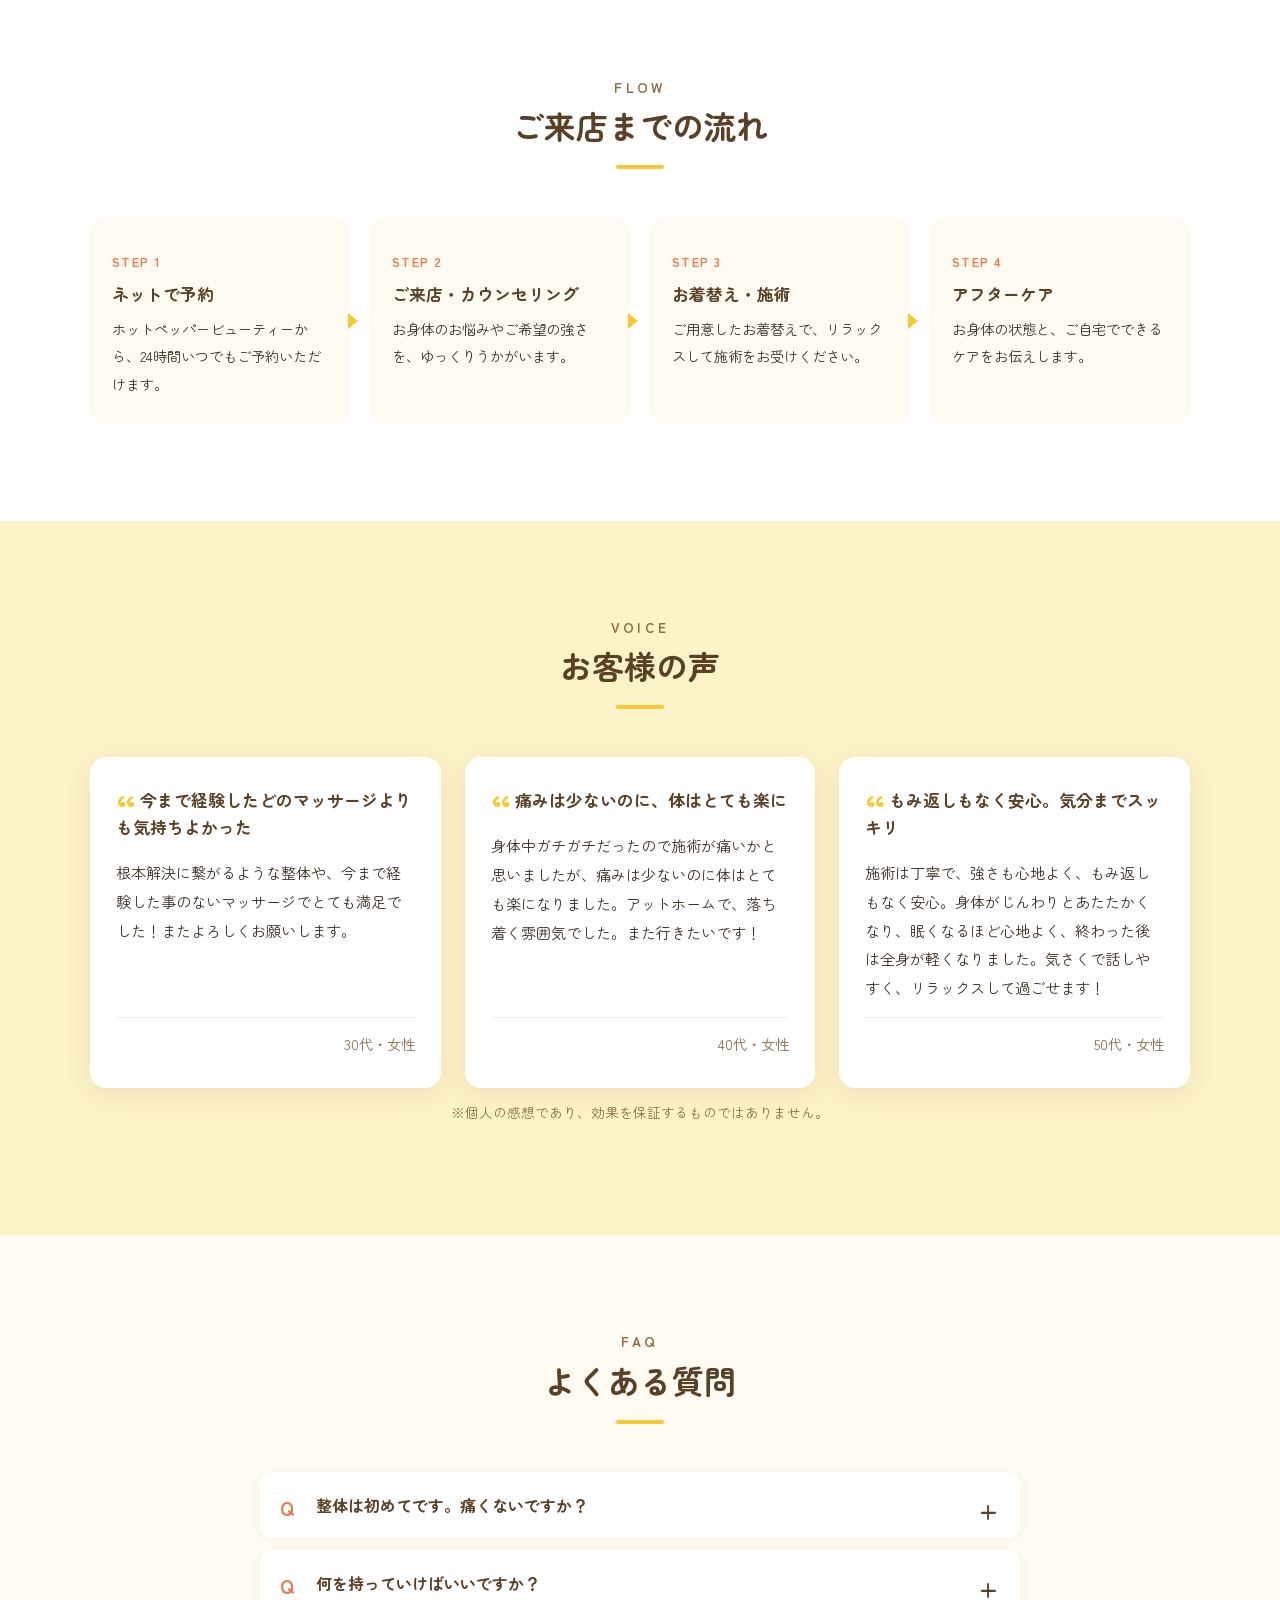
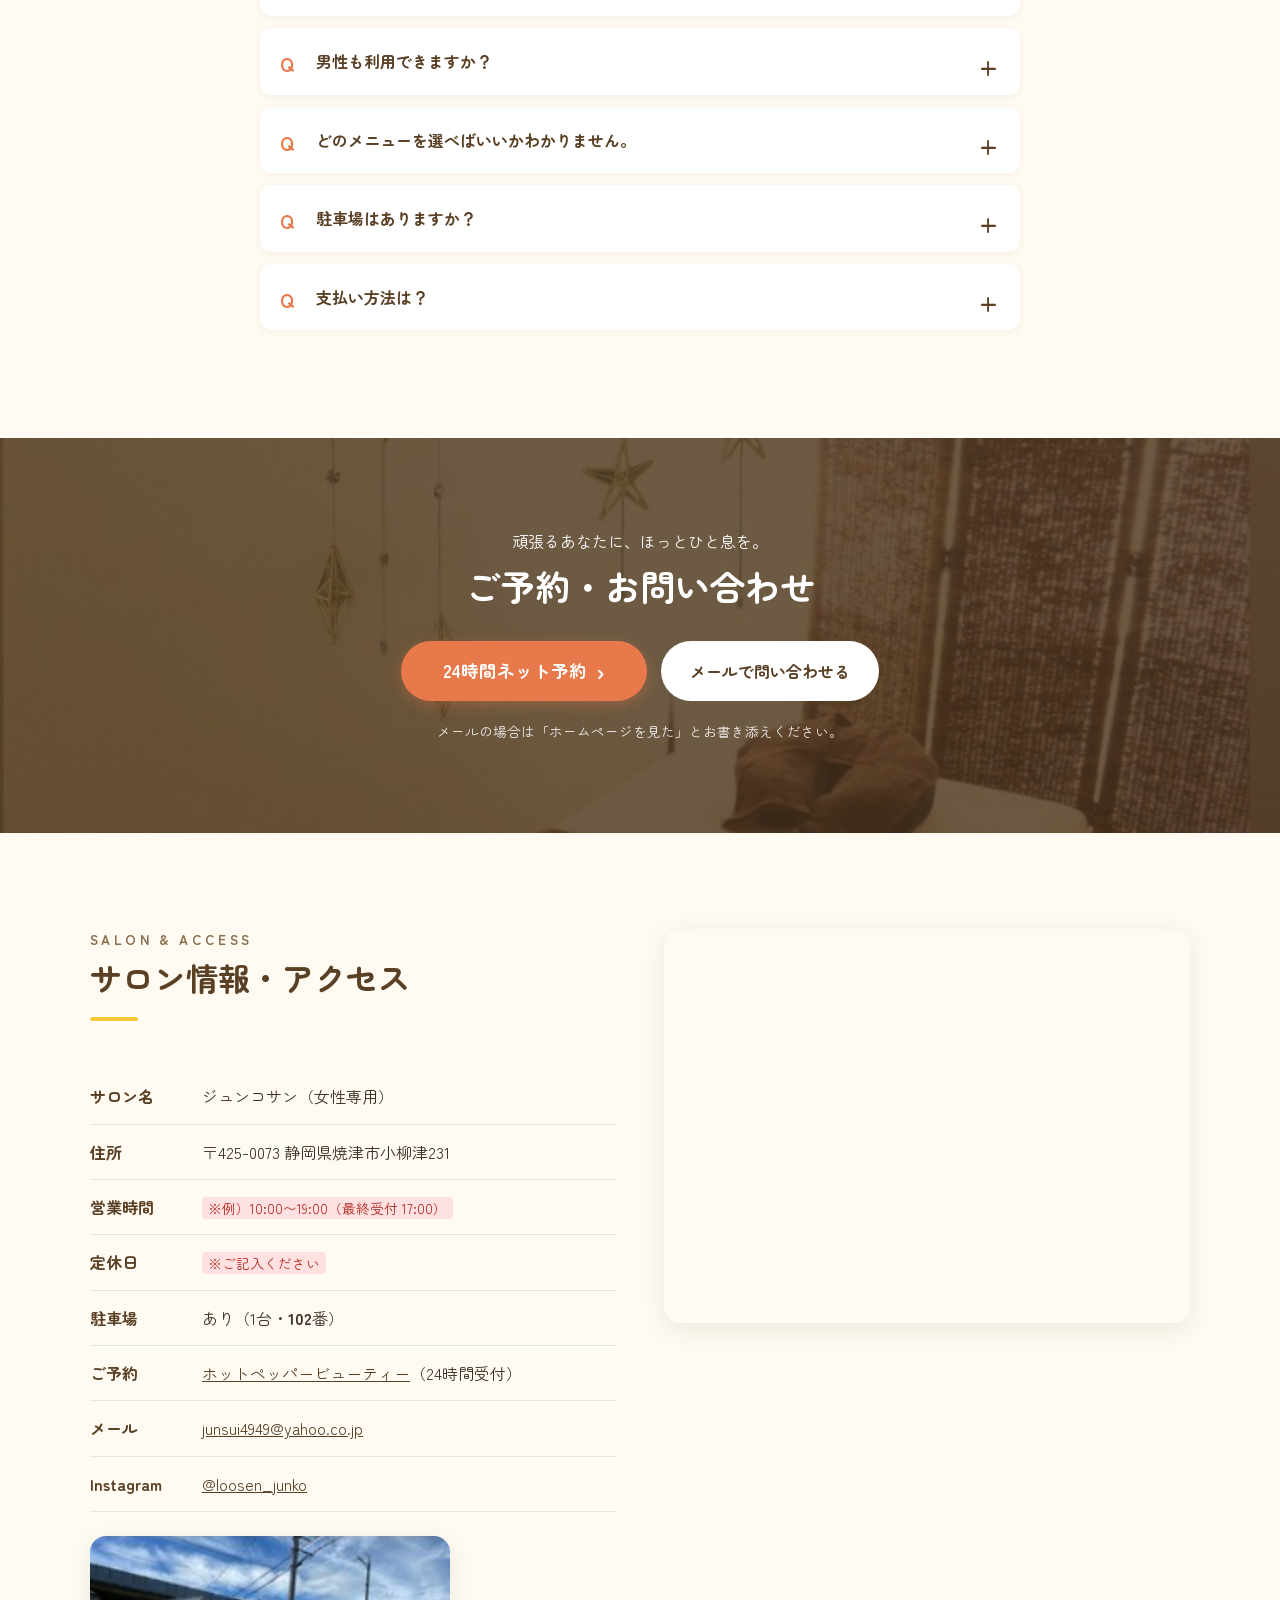
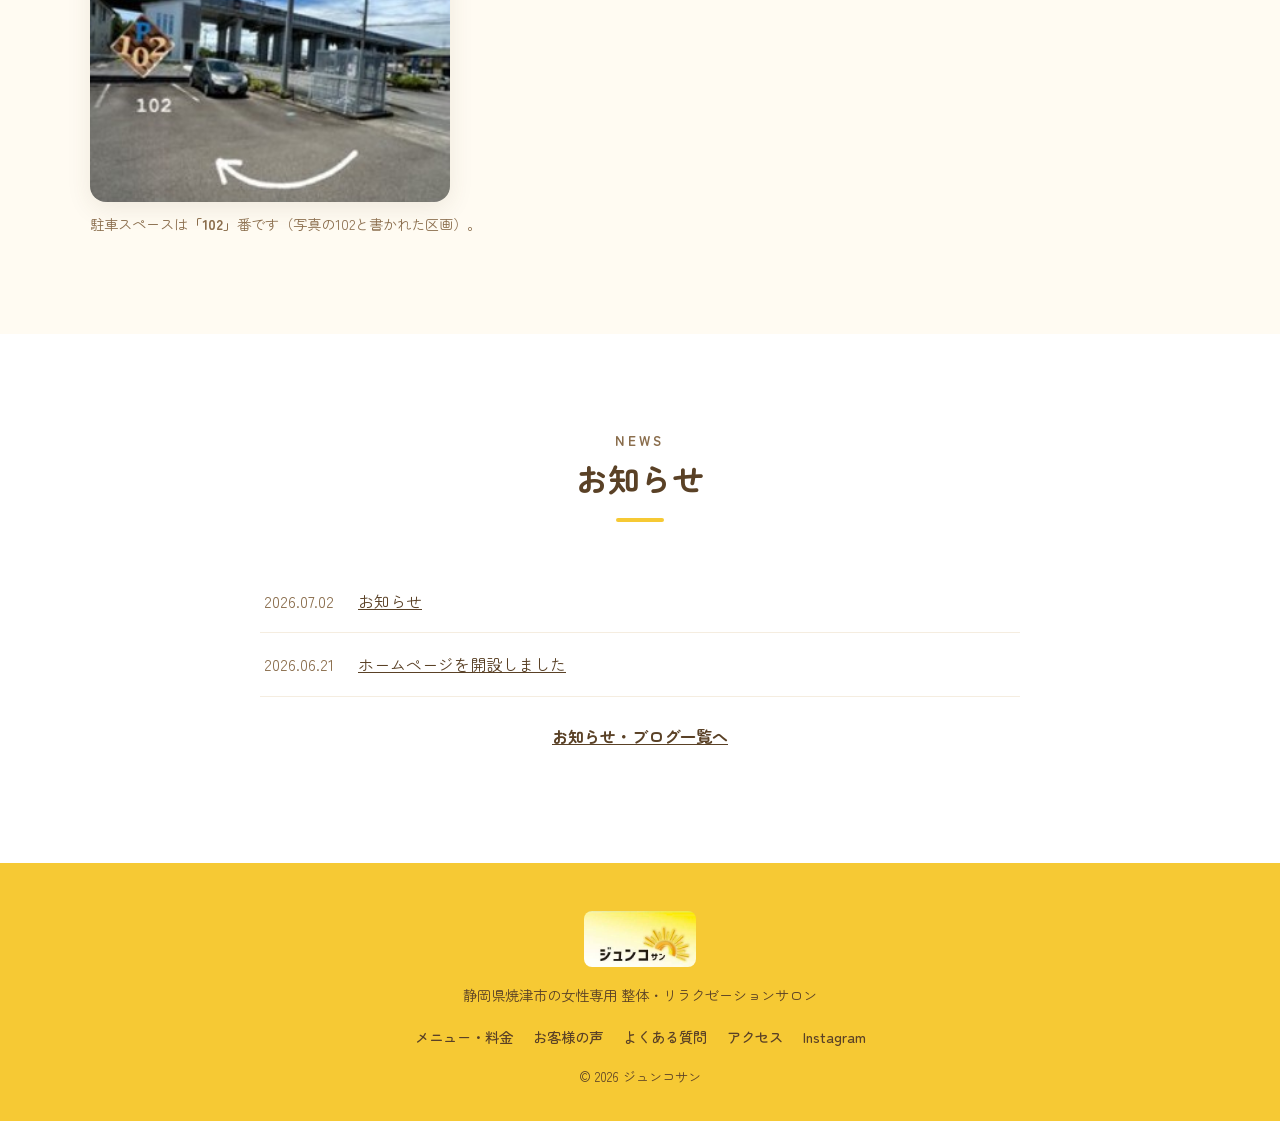
<file: kaizen/index.html>
<!DOCTYPE html>
<html lang="ja">
<head>
  <meta charset="UTF-8">
  <meta name="viewport" content="width=device-width, initial-scale=1">
  <title>ジュンコサン｜焼津市の女性専用 整体・リラクゼーションサロン</title>
  <meta name="description" content="静岡県焼津市小柳津の女性専用プライベートサロン「ジュンコサン」。痛くない優しい整体・骨盤調整、リフレクソロジー、リンパマッサージ、フェイシャル。着替え付きで手ぶらでOK。ホットペッパービューティーから24時間ネット予約できます。">
  <meta name="theme-color" content="#f6c934">
  <link rel="canonical" href="https://junkosantikakuraga102.com/">

  <!-- OGP（SNSでシェアされたときの表示） -->
  <meta property="og:type" content="website">
  <meta property="og:site_name" content="ジュンコサン">
  <meta property="og:title" content="ジュンコサン｜焼津市の女性専用 整体・リラクゼーションサロン">
  <meta property="og:description" content="痛くない、やさしい整体。ガチガチの肩も、パンパンの足も、本来の楽な身体へ。焼津市の女性専用プライベートサロンです。">
  <meta property="og:url" content="https://junkosantikakuraga102.com/">
  <meta property="og:image" content="https://junkosantikakuraga102.com/images/counseling.jpg">
  <meta property="og:locale" content="ja_JP">
  <meta name="twitter:card" content="summary_large_image">

  <link rel="icon" href="images/logo.jpg">
  <link rel="preconnect" href="https://fonts.googleapis.com">
  <link rel="preconnect" href="https://fonts.gstatic.com" crossorigin>
  <link href="https://fonts.googleapis.com/css2?family=Zen+Maru+Gothic:wght@400;500;700&display=swap" rel="stylesheet">
  <link rel="preload" as="image" href="images/hero-mimosa.jpg">
  <link rel="stylesheet" href="css/style.css">

  <!-- 構造化データ（Googleにお店の情報を正しく伝える） -->
  <script type="application/ld+json">
  {
    "@context": "https://schema.org",
    "@type": "HealthAndBeautyBusiness",
    "name": "ジュンコサン",
    "description": "静岡県焼津市の女性専用プライベートサロン。整体・リフレクソロジー・リンパマッサージ・フェイシャル。",
    "url": "https://junkosantikakuraga102.com/",
    "image": "https://junkosantikakuraga102.com/images/counseling.jpg",
    "email": "junsui4949@yahoo.co.jp",
    "address": {
      "@type": "PostalAddress",
      "addressCountry": "JP",
      "addressRegion": "静岡県",
      "addressLocality": "焼津市",
      "streetAddress": "小柳津231"
    },
    "priceRange": "¥2,500〜¥11,000",
    "sameAs": [
      "https://www.instagram.com/loosen_junko/",
      "https://beauty.hotpepper.jp/kr/slnH000763623/"
    ]
  }
  </script>
</head>
<body>
  <a class="skip-link" href="#main">本文へスキップ</a>

  <!-- ===== ヘッダー ===== -->
  <header class="site-header" id="top">
    <div class="container header-inner">
      <a href="#top" class="logo" aria-label="ジュンコサン トップへ">
        <img src="images/logo.jpg" alt="ジュンコサン" width="152" height="76">
      </a>
      <button class="nav-toggle" aria-expanded="false" aria-controls="global-nav">
        <span class="nav-toggle-bar"></span>
        <span class="visually-hidden">メニューを開く</span>
      </button>
      <nav id="global-nav" class="global-nav" aria-label="メインメニュー">
        <ul>
          <li><a href="#first">初めての方へ</a></li>
          <li><a href="#menu">メニュー・料金</a></li>
          <li><a href="#voice">お客様の声</a></li>
          <li><a href="#faq">よくある質問</a></li>
          <li><a href="#access">アクセス</a></li>
        </ul>
        <a class="btn btn-primary btn-sm" href="https://beauty.hotpepper.jp/kr/slnH000763623/" target="_blank" rel="noopener">ネット予約</a>
      </nav>
    </div>
  </header>

  <main id="main">

    <!-- ===== ファーストビュー ===== -->
    <section class="hero">
      <div class="container hero-inner">
        <p class="hero-badge">焼津市・女性専用プライベートサロン</p>
        <h1 class="hero-title">心までほどける、<br>究極のリセット。</h1>
        <p class="hero-lead">ガチガチの肩も、パンパンの足も。<br>癒しの空間で、本来の楽な身体へ。</p>
        <ul class="hero-points">
          <li>痛くない優しい手技</li>
          <li>着替え付き・手ぶらでOK</li>
          <li>60分 6,000円〜</li>
        </ul>
        <div class="hero-cta">
          <a class="btn btn-primary btn-lg" href="https://beauty.hotpepper.jp/kr/slnH000763623/" target="_blank" rel="noopener">24時間ネット予約はこちら</a>
          <a class="btn btn-ghost" href="#menu">メニュー・料金を見る</a>
        </div>
      </div>
    </section>

    <!-- ===== お悩み ===== -->
    <section class="section worries">
      <div class="container">
        <h2 class="section-title"><span class="en">Worries</span>こんなお悩みありませんか？</h2>
        <ul class="worry-list">
          <li>肩こり・首こりがつらく、頭痛もある</li>
          <li>夕方になると足がむくんでパンパン</li>
          <li>手足の冷えがなかなか取れない</li>
          <li>骨盤の歪みや腰痛が気になる</li>
          <li>整体は「痛そう」で行ったことがない</li>
          <li>人目を気にせず、ゆっくり癒されたい</li>
        </ul>
        <p class="worries-answer">ひとつでも当てはまる方は、<strong>ジュンコサン</strong>にお任せください。</p>
      </div>
    </section>

    <!-- ===== 初めての方へ ===== -->
    <section class="section first" id="first">
      <div class="container first-inner">
        <figure class="first-photo">
          <img src="images/counseling.jpg" alt="施術前に、お客様のお悩みを丁寧にうかがうカウンセリングの様子" width="1000" height="750" loading="lazy">
        </figure>
        <div class="first-text">
          <h2 class="section-title left"><span class="en">For First Time</span>初めての方へ</h2>
          <p class="first-catch">至福のリセット体験を、してみませんか？</p>
          <p>毎日頑張るあなたの身体は、ご自身で思っている以上に強張っているものです。</p>
          <p>「整体って、痛そう…」そんなイメージを覆す、お一人おひとりに寄り添う優しい手技。呼吸に合わせてゆったりと骨盤の歪みを整え、深い休息へと導きます。</p>
          <p class="quote">「あぁ、気持ちいい…」<br>その一言のために、手当てし、整えさせていただきます。</p>
        </div>
      </div>
    </section>

    <!-- ===== 選ばれる理由 ===== -->
    <section class="section reasons">
      <div class="container">
        <h2 class="section-title"><span class="en">Reasons</span>ジュンコサンが選ばれる3つの理由</h2>
        <ol class="reason-list">
          <li class="reason">
            <span class="reason-no">01</span>
            <h3>女性専用のプライベートサロン</h3>
            <p>お客様は女性のみ。他の方の目を気にせず、自分だけの時間をゆっくりお過ごしいただけます。</p>
          </li>
          <li class="reason">
            <span class="reason-no">02</span>
            <h3>痛くない、やさしい手技</h3>
            <p>強く押すのではなく、呼吸に合わせてゆったりと。「もみ返しがなく安心」というお声も多くいただいています。</p>
          </li>
          <li class="reason">
            <span class="reason-no">03</span>
            <h3>着替え付きで、手ぶらでOK</h3>
            <p>お着替えをご用意しています。お仕事帰りやお買い物のついでにも、そのままお越しください。</p>
          </li>
        </ol>
      </div>
    </section>

    <!-- ===== メニュー・料金 ===== -->
    <section class="section menu" id="menu">
      <div class="container">
        <h2 class="section-title"><span class="en">Menu &amp; Price</span>メニュー・料金</h2>
        <p class="section-lead">迷ったら、まずは<strong>「ほぐし・整体」</strong>がおすすめです。<br><small>※表示価格はすべて税込です</small></p>

        <div class="menu-grid">
          <article class="menu-card is-recommend">
            <span class="menu-label">お試しにおすすめ</span>
            <img src="images/menu-seitai.jpg" alt="背中をやさしくほぐす整体の施術" width="645" height="430" loading="lazy">
            <div class="menu-body">
              <h3>ほぐし・整体</h3>
              <p class="menu-desc">全方位からのアプローチで、慢性的な肩こりや頭痛をスッキリ。溜まったストレスや疲れをゆっくりほぐし、心身のバランスを整えます。</p>
              <ul class="tags"><li>肩こり</li><li>骨盤矯正</li><li>頭痛</li><li>腰痛</li></ul>
              <table class="price">
                <caption class="visually-hidden">ほぐし・整体の料金</caption>
                <tr><th>60分</th><td>6,000円</td></tr>
                <tr><th>70分</th><td>6,500円</td></tr>
                <tr><th>90分</th><td>7,000円</td></tr>
                <tr><th>120分</th><td>11,000円</td></tr>
              </table>
            </div>
          </article>

          <article class="menu-card">
            <img src="images/menu-reflexology.jpg" alt="足裏の反射区を刺激するリフレクソロジーの施術" width="800" height="533" loading="lazy">
            <div class="menu-body">
              <h3>リフレクソロジー</h3>
              <p class="menu-desc">足裏の「反射区」をやさしく的確に刺激し、全身の巡りを整えます。人が本来持っている自然治癒力を引き出す健康法です。</p>
              <ul class="tags"><li>冷え性</li><li>むくみ</li><li>リラックス</li></ul>
              <table class="price">
                <caption class="visually-hidden">リフレクソロジーの料金</caption>
                <tr><th>20分</th><td>2,500円</td></tr>
                <tr><th>30分</th><td>3,500円</td></tr>
                <tr><th>40分</th><td>4,500円</td></tr>
                <tr><th>60分</th><td>5,500円</td></tr>
              </table>
            </div>
          </article>

          <article class="menu-card">
            <img src="images/menu-lymph.jpg" alt="オイルを使ったリンパマッサージの施術" width="800" height="533" loading="lazy">
            <div class="menu-body">
              <h3>リンパマッサージ</h3>
              <p class="menu-desc">むくみが溜まりやすい足先から、鎖骨下までを網羅。リンパの流れを「面」で捉え、詰まりを逃さず流し切る丁寧なオイルトリートメントです。</p>
              <ul class="tags"><li>むくみ</li><li>肩こり</li><li>疲れ</li><li>くすみ</li></ul>
              <table class="price">
                <caption class="visually-hidden">リンパマッサージの料金</caption>
                <tr><th>60分</th><td>7,000円</td></tr>
                <tr><th>70分</th><td>7,500円</td></tr>
                <tr><th>90分</th><td>8,000円</td></tr>
                <tr><th>120分</th><td>11,000円</td></tr>
              </table>
            </div>
          </article>

          <article class="menu-card">
            <img src="images/menu-facial.jpg" alt="お顔をケアするフェイシャルの施術" width="800" height="534" loading="lazy">
            <div class="menu-body">
              <h3>フェイシャル</h3>
              <p class="menu-desc">しわ・たるみ・乾燥・毛穴…。複雑に絡み合う大人のお肌の悩みに全方位からアプローチし、潤い満ちた艶肌へ導きます。</p>
              <ul class="tags"><li>しわ・たるみ</li><li>シミ</li><li>エイジングケア</li></ul>
              <table class="price">
                <caption class="visually-hidden">フェイシャルの料金</caption>
                <tr><th>50分</th><td>5,000円〜</td></tr>
                <tr><th>お悩み別シートパック 15分</th><td>1,000円</td></tr>
              </table>
            </div>
          </article>
        </div>

        <div class="center">
          <a class="btn btn-primary btn-lg" href="https://beauty.hotpepper.jp/kr/slnH000763623/" target="_blank" rel="noopener">空き状況を見て予約する</a>
          <p class="note">ホットペッパービューティーの予約ページが開きます</p>
        </div>
      </div>
    </section>

    <!-- ===== ご予約の流れ ===== -->
    <section class="section flow">
      <div class="container">
        <h2 class="section-title"><span class="en">Flow</span>ご来店までの流れ</h2>
        <ol class="flow-list">
          <li><span class="flow-step">STEP 1</span><h3>ネットで予約</h3><p>ホットペッパービューティーから、24時間いつでもご予約いただけます。</p></li>
          <li><span class="flow-step">STEP 2</span><h3>ご来店・カウンセリング</h3><p>お身体のお悩みやご希望の強さを、ゆっくりうかがいます。</p></li>
          <li><span class="flow-step">STEP 3</span><h3>お着替え・施術</h3><p>ご用意したお着替えで、リラックスして施術をお受けください。</p></li>
          <li><span class="flow-step">STEP 4</span><h3>アフターケア</h3><p>お身体の状態と、ご自宅でできるケアをお伝えします。</p></li>
        </ol>
      </div>
    </section>

    <!-- ===== お客様の声 ===== -->
    <section class="section voice" id="voice">
      <div class="container">
        <h2 class="section-title"><span class="en">Voice</span>お客様の声</h2>
        <div class="voice-grid">
          <figure class="voice-card">
            <blockquote>
              <p class="voice-head">今まで経験したどのマッサージよりも気持ちよかった</p>
              <p>根本解決に繋がるような整体や、今まで経験した事のないマッサージでとても満足でした！またよろしくお願いします。</p>
            </blockquote>
            <figcaption>30代・女性</figcaption>
          </figure>
          <figure class="voice-card">
            <blockquote>
              <p class="voice-head">痛みは少ないのに、体はとても楽に</p>
              <p>身体中ガチガチだったので施術が痛いかと思いましたが、痛みは少ないのに体はとても楽になりました。アットホームで、落ち着く雰囲気でした。また行きたいです！</p>
            </blockquote>
            <figcaption>40代・女性</figcaption>
          </figure>
          <figure class="voice-card">
            <blockquote>
              <p class="voice-head">もみ返しもなく安心。気分までスッキリ</p>
              <p>施術は丁寧で、強さも心地よく、もみ返しもなく安心。身体がじんわりとあたたかくなり、眠くなるほど心地よく、終わった後は全身が軽くなりました。気さくで話しやすく、リラックスして過ごせます！</p>
            </blockquote>
            <figcaption>50代・女性</figcaption>
          </figure>
        </div>
        <p class="note center">※個人の感想であり、効果を保証するものではありません。</p>
      </div>
    </section>

    <!-- ===== よくある質問 ===== -->
    <section class="section faq" id="faq">
      <div class="container narrow">
        <h2 class="section-title"><span class="en">FAQ</span>よくある質問</h2>
        <details>
          <summary>整体は初めてです。痛くないですか？</summary>
          <p>強く押す施術ではなく、呼吸に合わせたやさしい手技です。強さはご希望に合わせて調整しますので、施術中もお気軽にお声がけください。</p>
        </details>
        <details>
          <summary>何を持っていけばいいですか？</summary>
          <p>お着替えをご用意していますので、手ぶらでお越しいただけます。</p>
        </details>
        <details>
          <summary>男性も利用できますか？</summary>
          <p>申し訳ございません。当店は女性専用のプライベートサロンです。</p>
        </details>
        <details>
          <summary>どのメニューを選べばいいかわかりません。</summary>
          <p>迷われた方には「ほぐし・整体」をおすすめしています。カウンセリングでお悩みをうかがい、最適な施術をご提案します。</p>
        </details>
        <details>
          <summary>駐車場はありますか？</summary>
          <p>はい、1台分ございます。駐車スペースは「102」番です。場所は<a href="#access">サロン情報</a>の写真をご覧ください。</p>
        </details>
        <details>
          <summary>支払い方法は？</summary>
          <p>現金・クレジットカードでお支払いいただけます。<br>PayPayなどのQR・バーコード決済には対応しておりません。</p>
        </details>
      </div>
    </section>

    <!-- ===== 予約CTA ===== -->
    <section class="cta-band">
      <div class="container">
        <p class="cta-band-lead">頑張るあなたに、ほっとひと息を。</p>
        <h2>ご予約・お問い合わせ</h2>
        <div class="cta-band-buttons">
          <a class="btn btn-primary btn-lg" href="https://beauty.hotpepper.jp/kr/slnH000763623/" target="_blank" rel="noopener">24時間ネット予約</a>
          <a class="btn btn-light" href="mailto:junsui4949@yahoo.co.jp?subject=%E3%83%9B%E3%83%BC%E3%83%A0%E3%83%9A%E3%83%BC%E3%82%B8%E3%82%92%E8%A6%8B%E3%81%A6%E3%81%8A%E5%95%8F%E3%81%84%E5%90%88%E3%82%8F%E3%81%9B">メールで問い合わせる</a>
        </div>
        <p class="cta-band-note">メールの場合は「ホームページを見た」とお書き添えください。</p>
      </div>
    </section>

    <!-- ===== サロン情報・アクセス ===== -->
    <section class="section access" id="access">
      <div class="container access-inner">
        <div class="access-info">
          <h2 class="section-title left"><span class="en">Salon &amp; Access</span>サロン情報・アクセス</h2>
          <dl class="info-list">
            <dt>サロン名</dt><dd>ジュンコサン（女性専用）</dd>
            <dt>住所</dt><dd>〒425-0073 静岡県焼津市小柳津231</dd>
            <dt>営業時間</dt><dd><span class="todo">※例）10:00〜19:00（最終受付 17:00）</span></dd>
            <dt>定休日</dt><dd><span class="todo">※ご記入ください</span></dd>
            <dt>駐車場</dt><dd>あり（1台・<strong>102</strong>番）</dd>
            <dt>ご予約</dt><dd><a href="https://beauty.hotpepper.jp/kr/slnH000763623/" target="_blank" rel="noopener">ホットペッパービューティー</a>（24時間受付）</dd>
            <dt>メール</dt><dd><a href="mailto:junsui4949@yahoo.co.jp">junsui4949@yahoo.co.jp</a></dd>
            <dt>Instagram</dt><dd><a href="https://www.instagram.com/loosen_junko/" target="_blank" rel="noopener">@loosen_junko</a></dd>
          </dl>
          <figure class="parking-photo">
            <img src="images/parking.jpg" alt="駐車スペース102番の写真。矢印の先の、102と書かれた区画です" width="272" height="201" loading="lazy">
            <figcaption>駐車スペースは<strong>「102」</strong>番です（写真の102と書かれた区画）。</figcaption>
          </figure>
        </div>
        <div class="access-map">
          <iframe title="ジュンコサンの地図" src="https://maps.google.com/maps?cid=7483196735496831765&amp;z=16&amp;output=embed" loading="lazy" referrerpolicy="no-referrer-when-downgrade"></iframe>
        </div>
      </div>
    </section>

    <!-- ===== お知らせ ===== -->
    <section class="section news">
      <div class="container narrow">
        <h2 class="section-title"><span class="en">News</span>お知らせ</h2>
        <ul class="news-list">
          <li><time datetime="2026-07-02">2026.07.02</time><a href="https://junkosantikakuraga102.com/%e3%81%8a%e7%9f%a5%e3%82%89%e3%81%9b/">お知らせ</a></li>
          <li><time datetime="2026-06-21">2026.06.21</time><a href="https://junkosantikakuraga102.com/%e3%83%9b%e3%83%bc%e3%83%a0%e3%83%9a%e3%83%bc%e3%82%b8%e9%96%8b%e8%a8%ad%e3%81%97%e3%81%be%e3%81%97%e3%81%9f/">ホームページを開設しました</a></li>
        </ul>
        <p class="center"><a class="link-more" href="https://junkosantikakuraga102.com/category/all/">お知らせ・ブログ一覧へ</a></p>
      </div>
    </section>
  </main>

  <!-- ===== フッター ===== -->
  <footer class="site-footer">
    <div class="container footer-inner">
      <img src="images/logo.jpg" alt="ジュンコサン" width="152" height="76" loading="lazy">
      <p>静岡県焼津市の女性専用 整体・リラクゼーションサロン</p>
      <nav aria-label="フッターメニュー">
        <a href="#menu">メニュー・料金</a>
        <a href="#voice">お客様の声</a>
        <a href="#faq">よくある質問</a>
        <a href="#access">アクセス</a>
        <a href="https://www.instagram.com/loosen_junko/" target="_blank" rel="noopener">Instagram</a>
      </nav>
      <small>&copy; 2026 ジュンコサン</small>
    </div>
  </footer>

  <!-- ===== スマホ用 固定予約バー ===== -->
  <div class="sticky-cta" aria-hidden="false">
    <a class="sticky-cta-reserve" href="https://beauty.hotpepper.jp/kr/slnH000763623/" target="_blank" rel="noopener">ネット予約（24時間）</a>
    <a class="sticky-cta-menu" href="#menu">料金を見る</a>
  </div>

  <script src="js/main.js" defer></script>
</body>
</html>
</file>
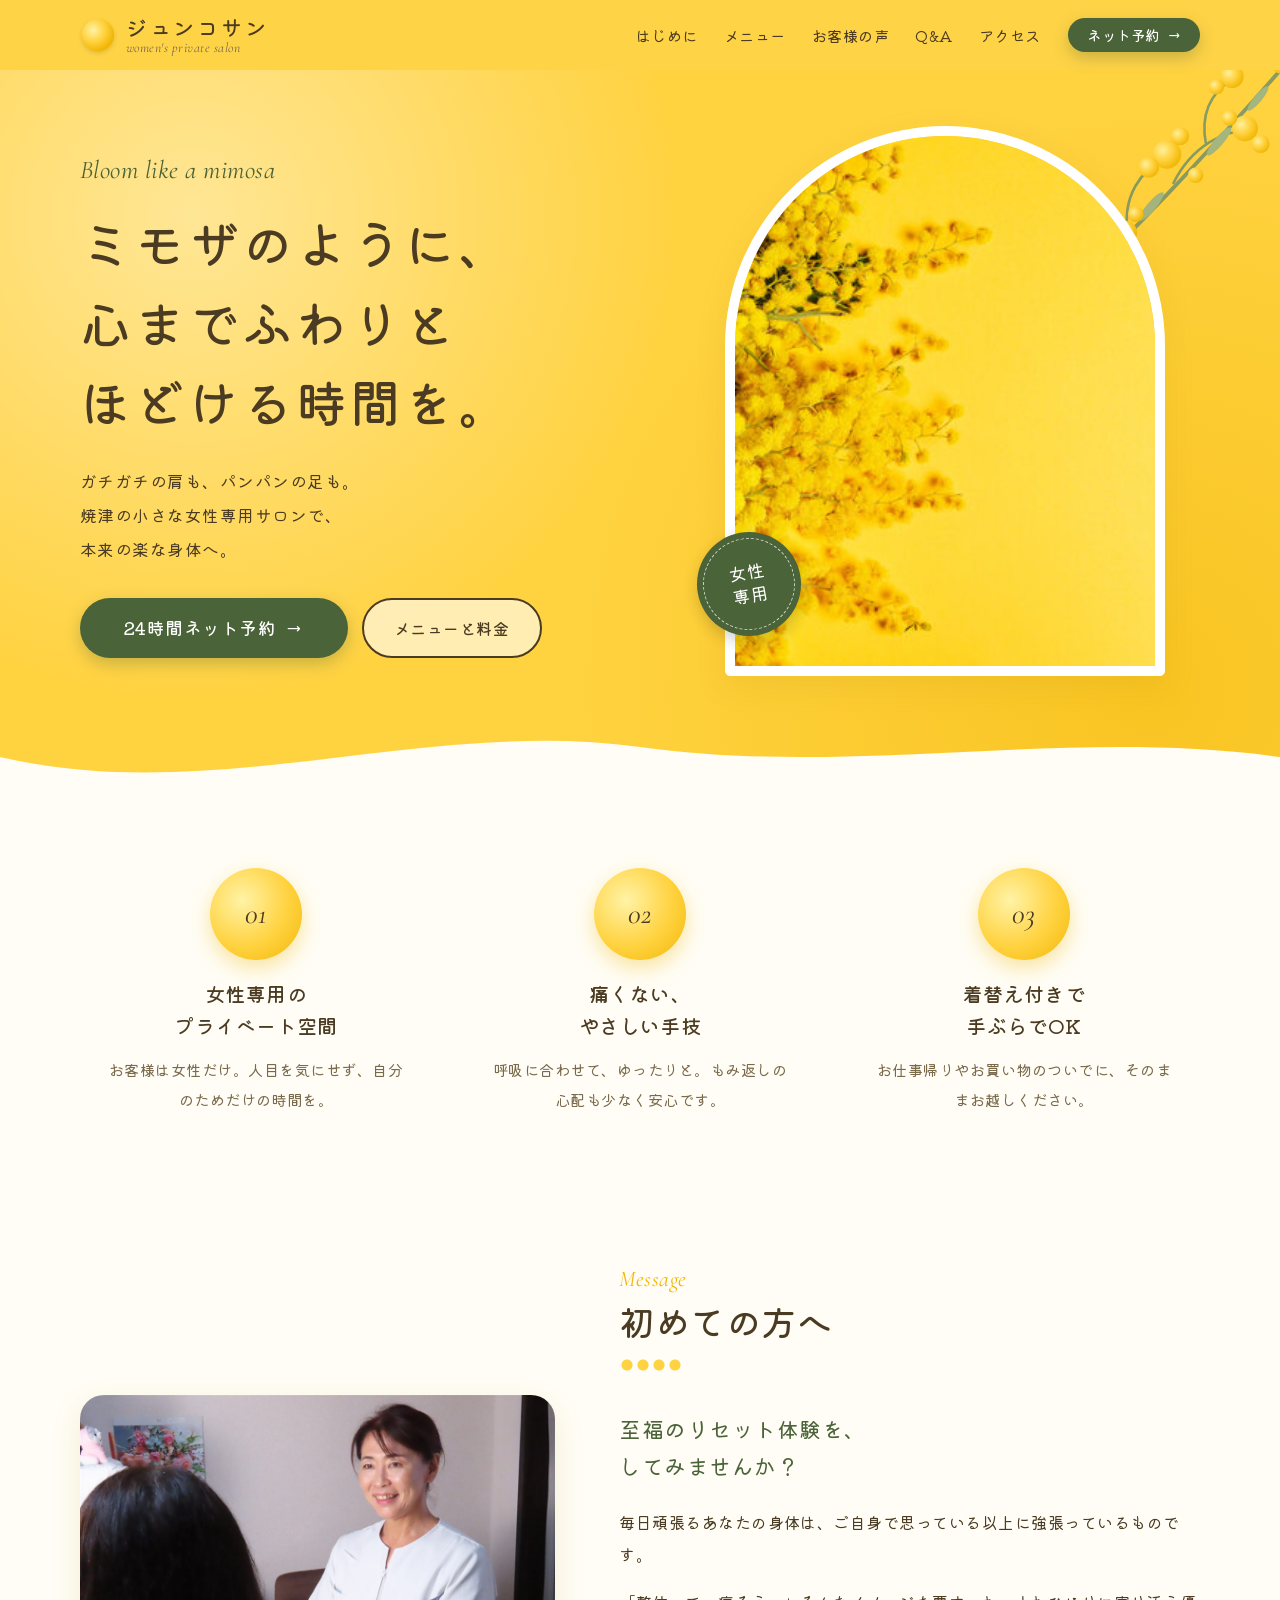
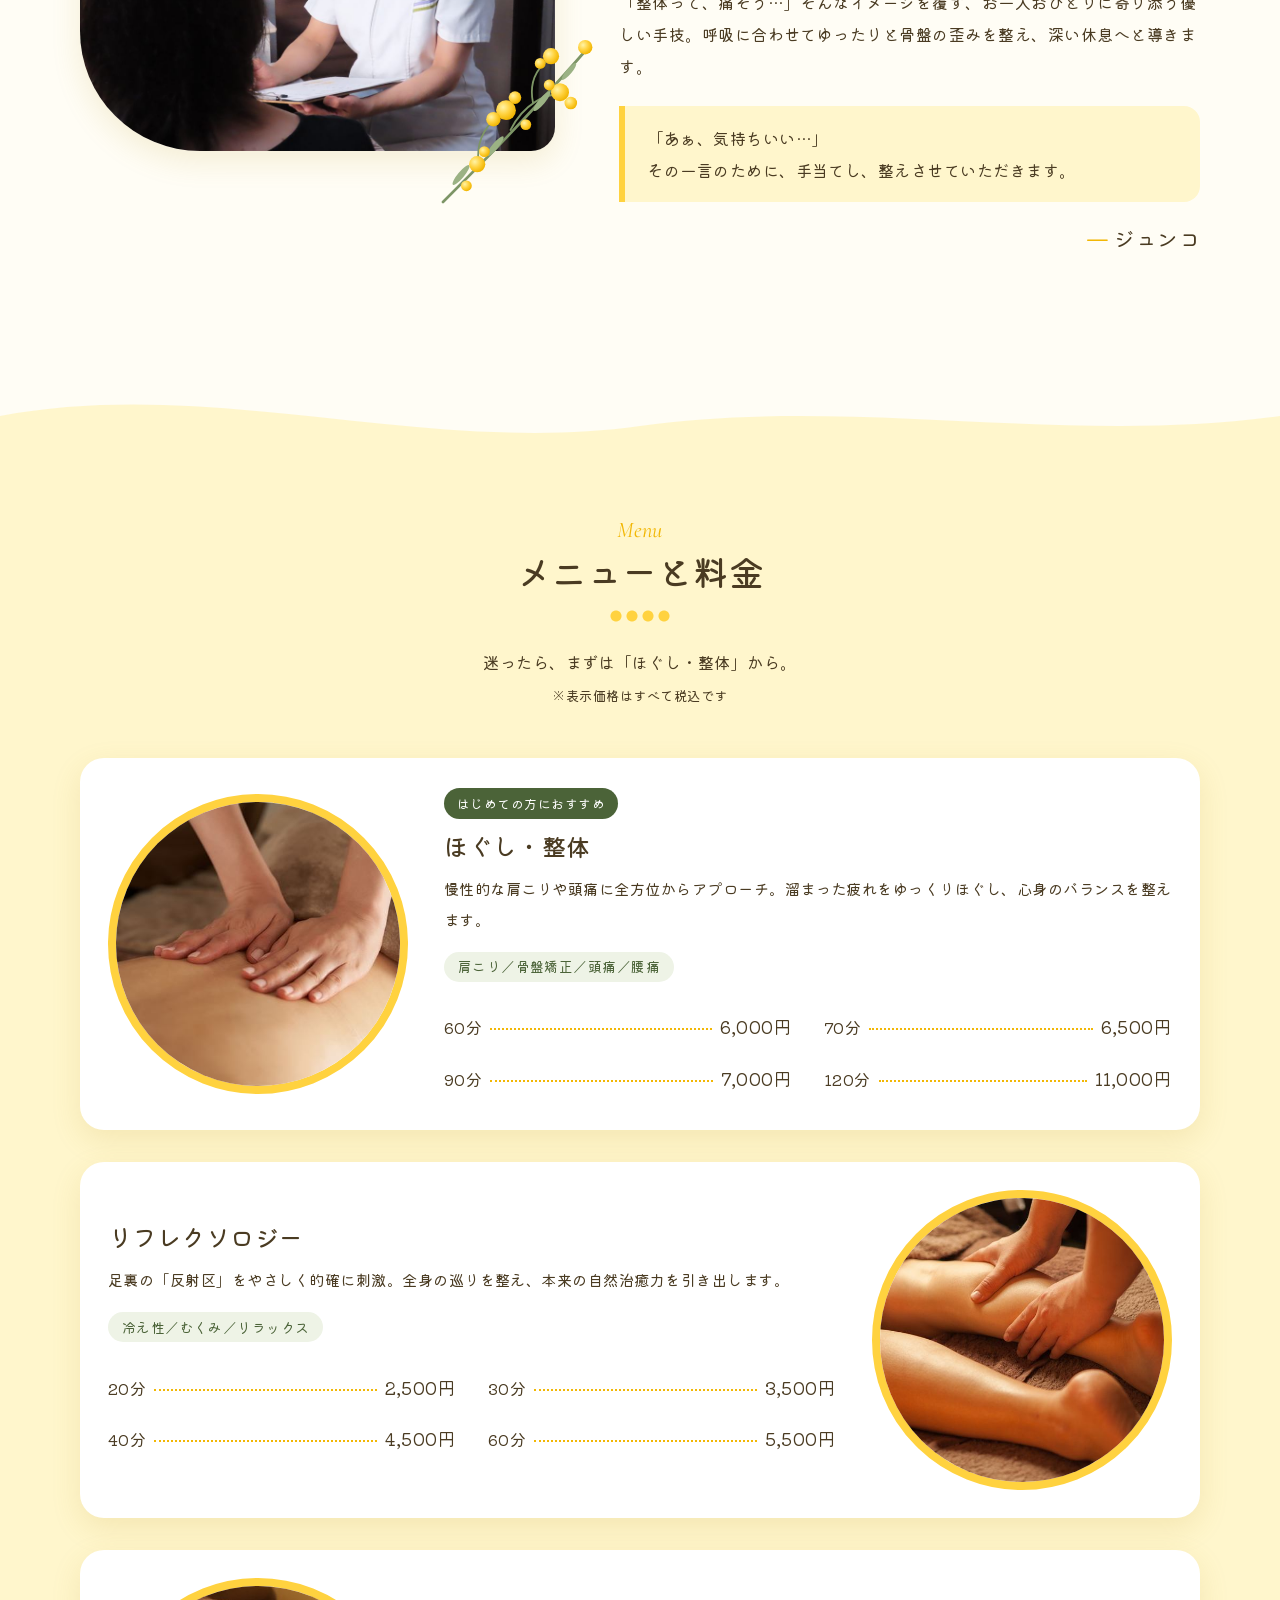
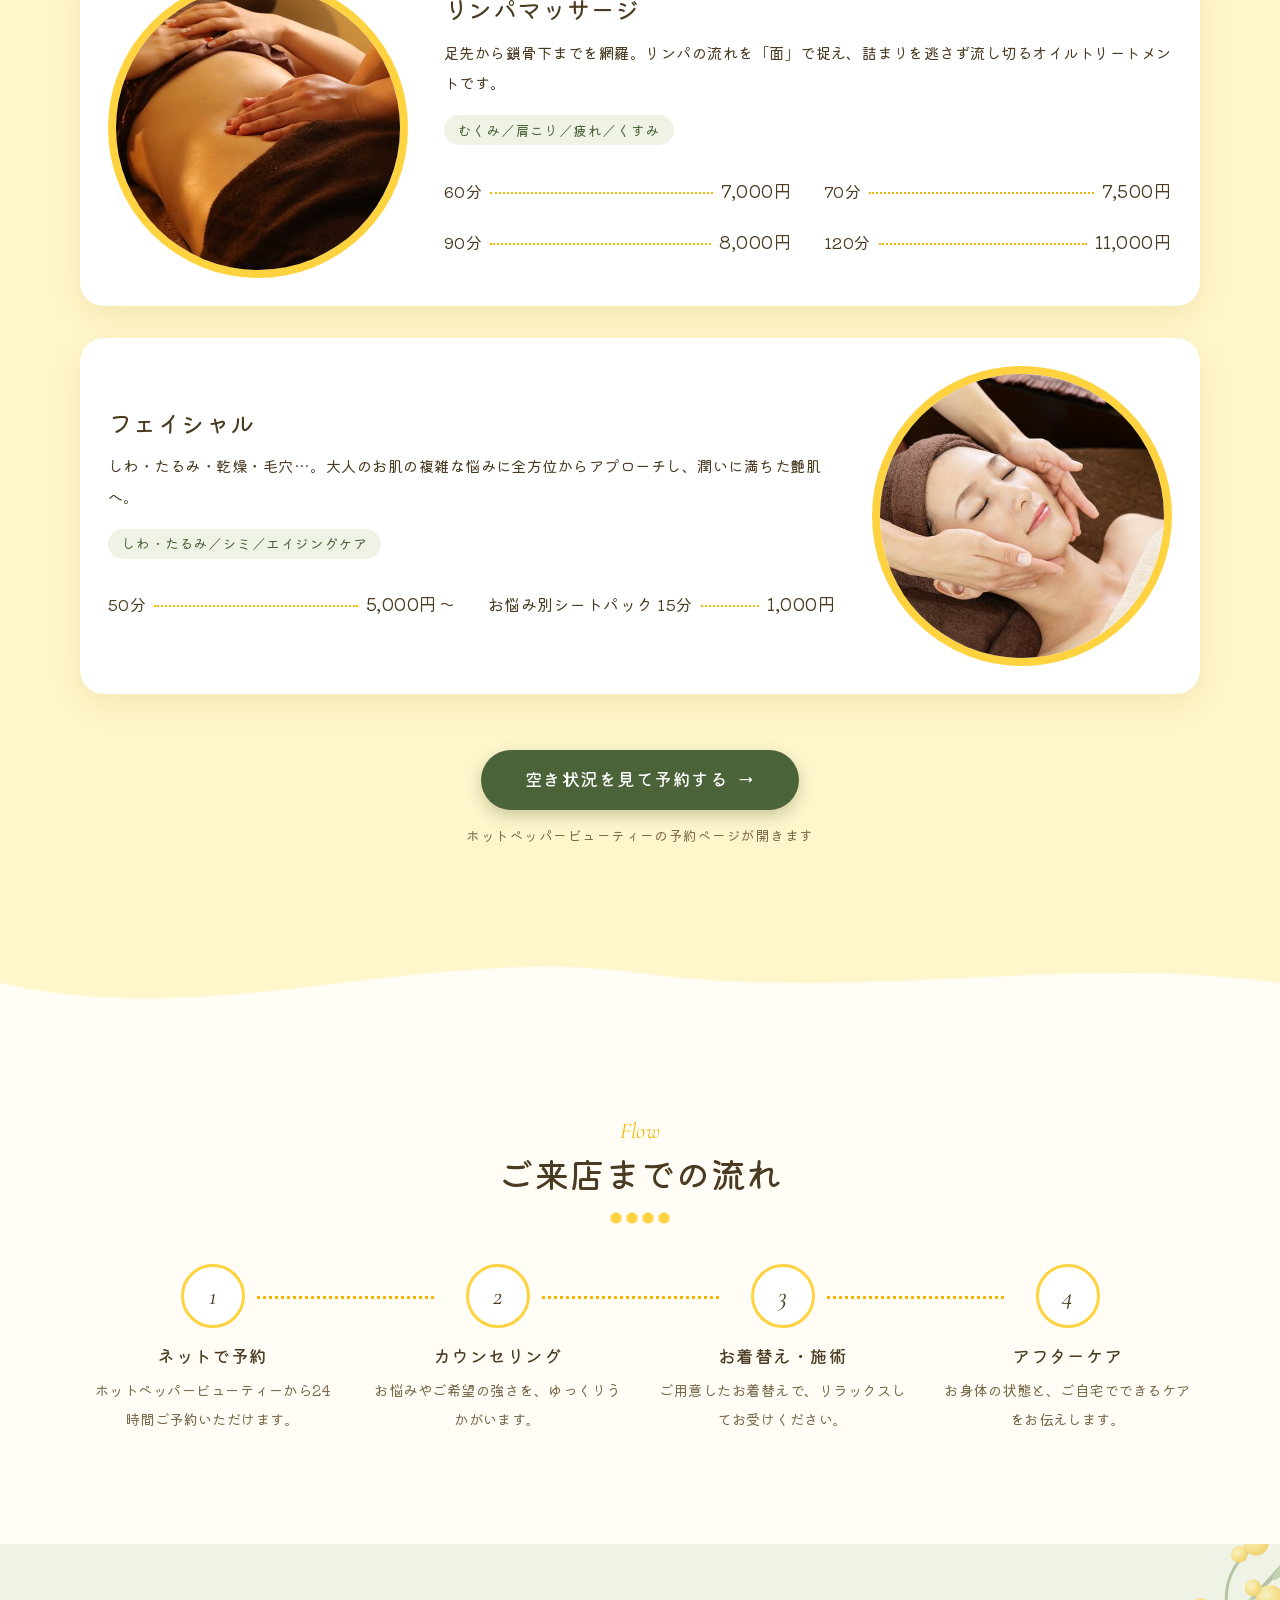
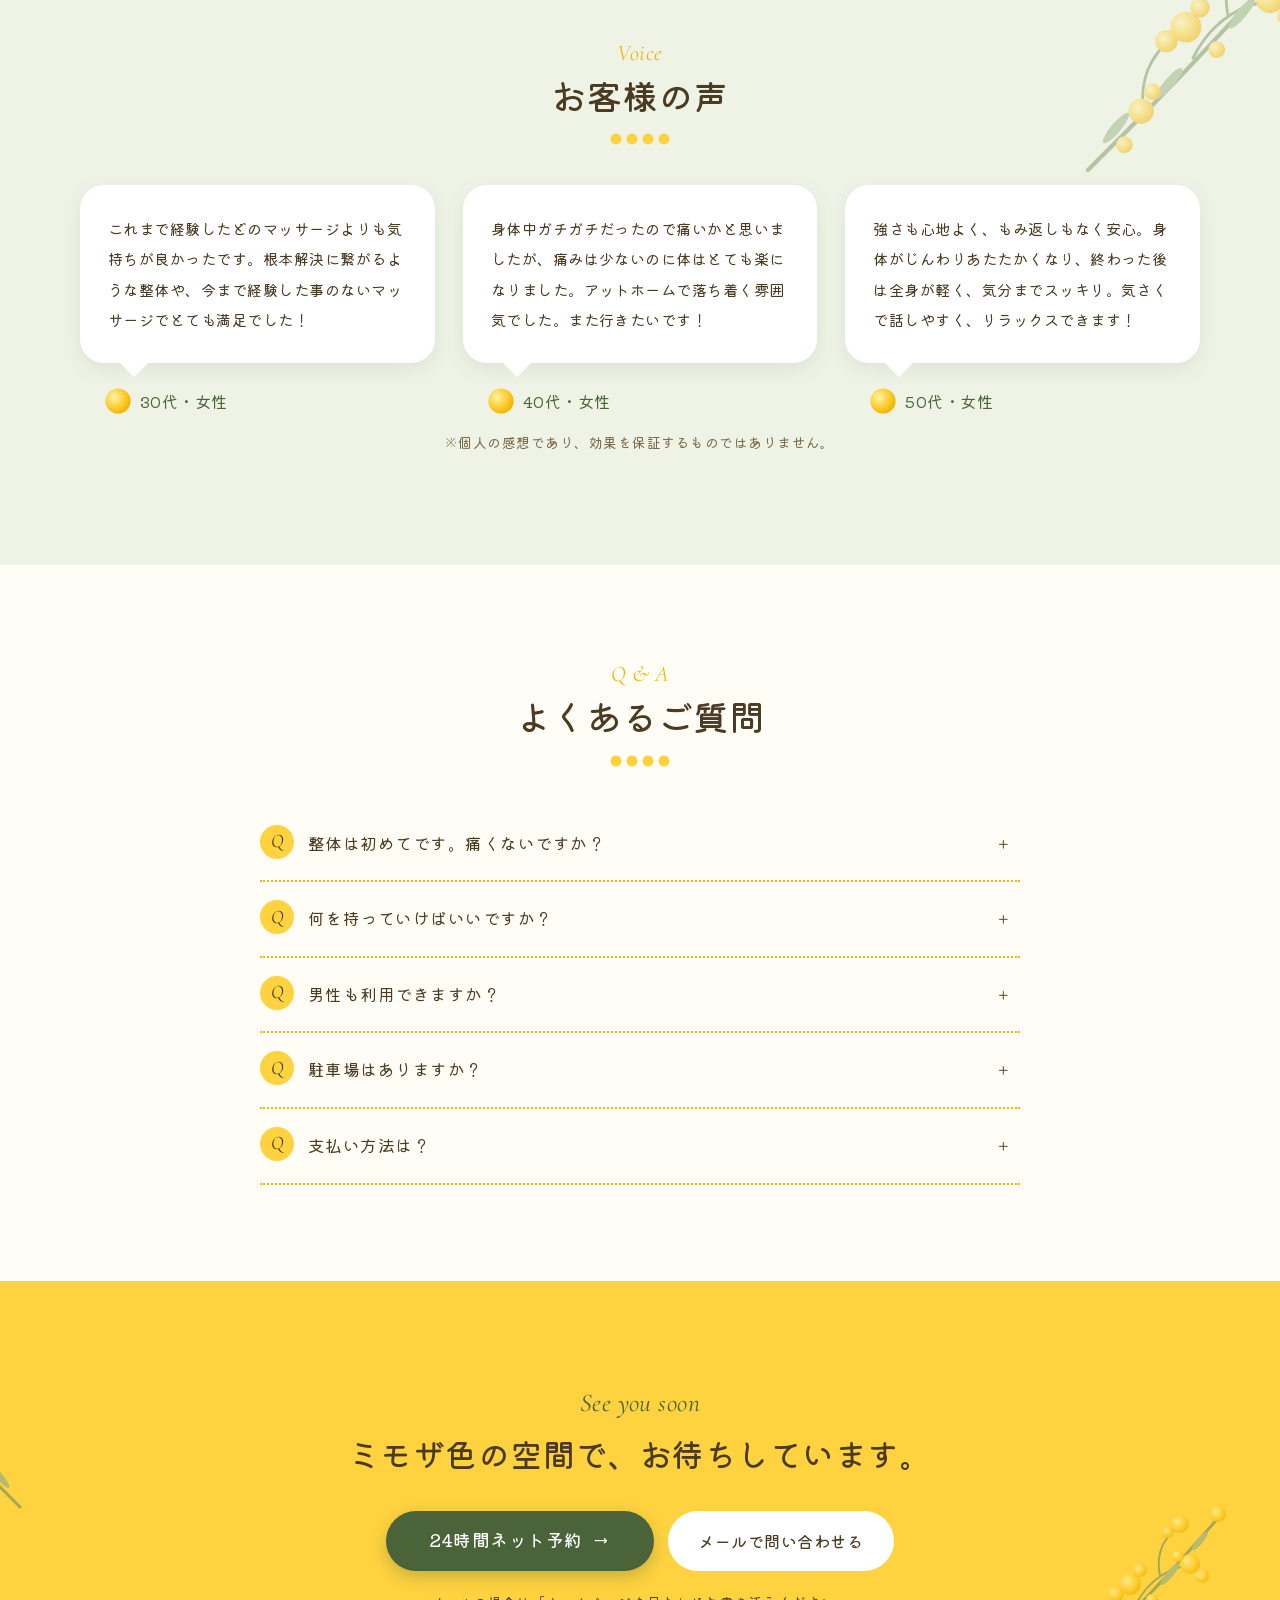
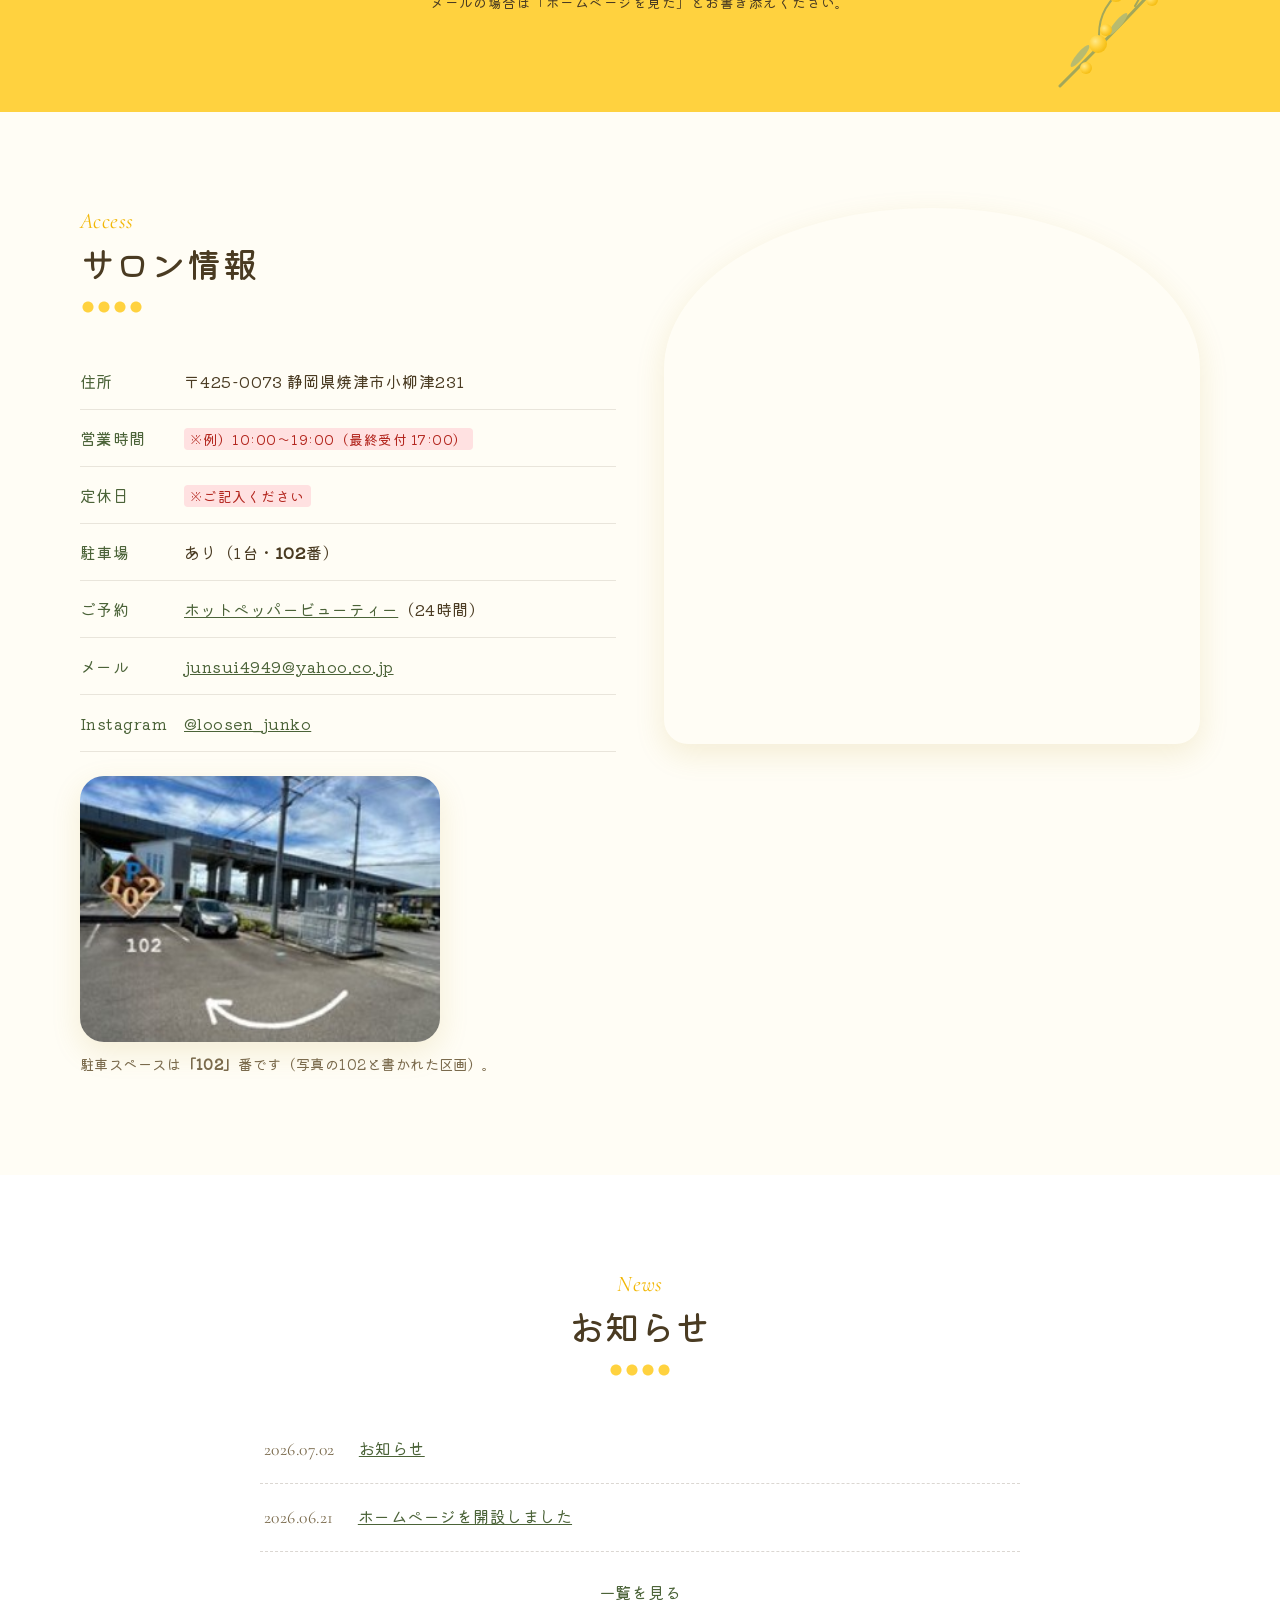
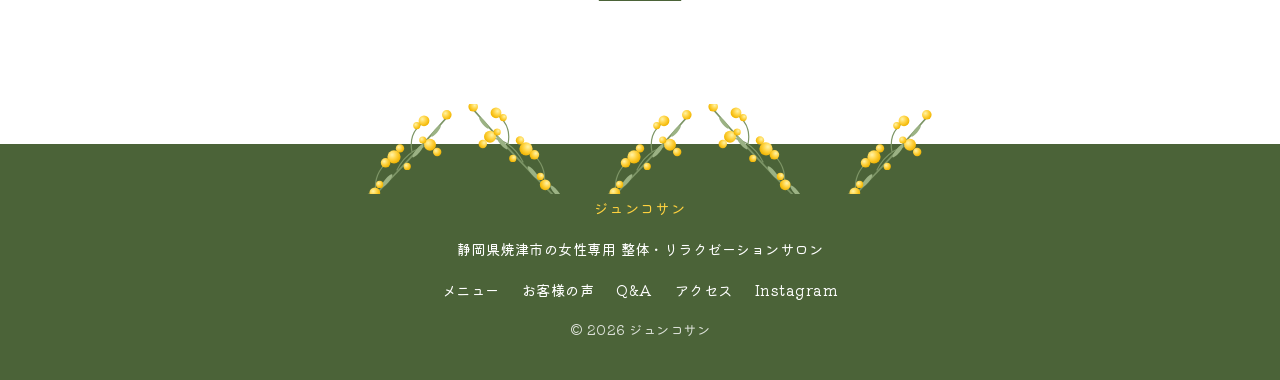
<file: mimosa/index.html>
<!DOCTYPE html>
<html lang="ja">
<head>
  <meta charset="UTF-8">
  <meta name="viewport" content="width=device-width, initial-scale=1">
  <title>ジュンコサン｜焼津市の女性専用 整体・リラクゼーションサロン</title>
  <meta name="description" content="静岡県焼津市小柳津の女性専用プライベートサロン「ジュンコサン」。ミモザのように明るく、やさしく。痛くない整体・骨盤調整、リフレクソロジー、リンパマッサージ、フェイシャル。着替え付きで手ぶらでOK。">
  <meta name="theme-color" content="#ffd23f">
  <link rel="canonical" href="https://junkosantikakuraga102.com/">

  <meta property="og:type" content="website">
  <meta property="og:site_name" content="ジュンコサン">
  <meta property="og:title" content="ジュンコサン｜焼津市の女性専用 整体・リラクゼーションサロン">
  <meta property="og:description" content="ミモザのように、心まで明るく。痛くない、やさしい整体で本来の楽な身体へ。">
  <meta property="og:url" content="https://junkosantikakuraga102.com/">
  <meta property="og:image" content="https://junkosantikakuraga102.com/images/counseling.jpg">
  <meta property="og:locale" content="ja_JP">
  <meta name="twitter:card" content="summary_large_image">

  <link rel="icon" href="images/logo.jpg">
  <link rel="preconnect" href="https://fonts.googleapis.com">
  <link rel="preconnect" href="https://fonts.gstatic.com" crossorigin>
  <link href="https://fonts.googleapis.com/css2?family=Kiwi+Maru:wght@400;500&family=Cormorant+Garamond:ital,wght@1,500&display=swap" rel="stylesheet">
  <link rel="stylesheet" href="css/style.css">

  <script type="application/ld+json">
  {
    "@context": "https://schema.org",
    "@type": "HealthAndBeautyBusiness",
    "name": "ジュンコサン",
    "description": "静岡県焼津市の女性専用プライベートサロン。整体・リフレクソロジー・リンパマッサージ・フェイシャル。",
    "url": "https://junkosantikakuraga102.com/",
    "image": "https://junkosantikakuraga102.com/images/counseling.jpg",
    "email": "junsui4949@yahoo.co.jp",
    "address": {
      "@type": "PostalAddress",
      "addressCountry": "JP",
      "postalCode": "425-0073",
      "addressRegion": "静岡県",
      "addressLocality": "焼津市",
      "streetAddress": "小柳津231"
    },
    "priceRange": "¥2,500〜¥11,000",
    "sameAs": [
      "https://www.instagram.com/loosen_junko/",
      "https://beauty.hotpepper.jp/kr/slnH000763623/"
    ]
  }
  </script>
</head>
<body>
  <!-- ミモザの枝（装飾用のイラスト。何度も使い回します） -->
  <svg width="0" height="0" style="position:absolute" aria-hidden="true">
    <defs>
      <radialGradient id="pom" cx="35%" cy="35%" r="65%">
        <stop offset="0%" stop-color="#fff3a6"/>
        <stop offset="55%" stop-color="#ffd23f"/>
        <stop offset="100%" stop-color="#f2b705"/>
      </radialGradient>
      <symbol id="mimosa" viewBox="0 0 200 200">
        <path d="M20 190 C70 140 110 100 180 20" fill="none" stroke="#7d9566" stroke-width="3" stroke-linecap="round"/>
        <path d="M60 150 C55 120 70 100 90 90 M95 110 C110 80 135 70 150 70 M120 80 C115 55 125 40 140 30" fill="none" stroke="#7d9566" stroke-width="2" stroke-linecap="round"/>
        <g fill="#9bb284">
          <ellipse cx="40" cy="160" rx="14" ry="3.5" transform="rotate(-50 40 160)"/>
          <ellipse cx="78" cy="128" rx="14" ry="3.5" transform="rotate(-50 78 128)"/>
          <ellipse cx="130" cy="78" rx="14" ry="3.5" transform="rotate(-50 130 78)"/>
          <ellipse cx="160" cy="45" rx="12" ry="3" transform="rotate(-50 160 45)"/>
        </g>
        <g fill="url(#pom)">
          <circle cx="90" cy="88" r="11"/><circle cx="76" cy="98" r="8"/><circle cx="100" cy="74" r="7"/>
          <circle cx="58" cy="148" r="9"/><circle cx="66" cy="134" r="6"/>
          <circle cx="150" cy="68" r="10"/><circle cx="162" cy="80" r="7"/><circle cx="138" cy="60" r="6"/>
          <circle cx="140" cy="28" r="9"/><circle cx="128" cy="36" r="6"/><circle cx="178" cy="18" r="8"/>
          <circle cx="112" cy="104" r="6"/><circle cx="46" cy="172" r="6"/>
        </g>
      </symbol>
      <symbol id="pom-one" viewBox="0 0 20 20"><circle cx="10" cy="10" r="9" fill="url(#pom)"/></symbol>
    </defs>
  </svg>

  <a class="skip-link" href="#main">本文へスキップ</a>

  <!-- ===== ヘッダー ===== -->
  <header class="site-header" id="top">
    <div class="container header-inner">
      <a href="#top" class="logo" aria-label="ジュンコサン トップへ">
        <svg class="logo-pom" aria-hidden="true"><use href="#pom-one"/></svg>
        <span class="logo-text">ジュンコサン</span>
        <span class="logo-sub">women's private salon</span>
      </a>
      <button class="nav-toggle" aria-expanded="false" aria-controls="global-nav">
        <span class="nav-toggle-bar"></span>
        <span class="visually-hidden">メニューを開く</span>
      </button>
      <nav id="global-nav" class="global-nav" aria-label="メインメニュー">
        <ul>
          <li><a href="#message">はじめに</a></li>
          <li><a href="#menu">メニュー</a></li>
          <li><a href="#voice">お客様の声</a></li>
          <li><a href="#faq">Q&amp;A</a></li>
          <li><a href="#access">アクセス</a></li>
        </ul>
        <a class="btn btn-green btn-sm" href="https://beauty.hotpepper.jp/kr/slnH000763623/" target="_blank" rel="noopener">ネット予約</a>
      </nav>
    </div>
  </header>

  <main id="main">

    <!-- ===== ファーストビュー ===== -->
    <section class="hero">
      <svg class="deco deco-hero-l" aria-hidden="true"><use href="#mimosa"/></svg>
      <svg class="deco deco-hero-r" aria-hidden="true"><use href="#mimosa"/></svg>
      <div class="container hero-inner">
        <div class="hero-text">
          <p class="hero-en">Bloom like a mimosa</p>
          <h1 class="hero-title">ミモザのように、<br>心までふわりと<br>ほどける時間を。</h1>
          <p class="hero-lead">ガチガチの肩も、パンパンの足も。<br>焼津の小さな女性専用サロンで、<br>本来の楽な身体へ。</p>
          <div class="hero-cta">
            <a class="btn btn-green btn-lg" href="https://beauty.hotpepper.jp/kr/slnH000763623/" target="_blank" rel="noopener">24時間ネット予約</a>
            <a class="btn btn-outline" href="#menu">メニューと料金</a>
          </div>
        </div>
        <div class="hero-visual">
          <div class="arch">
            <img src="images/hero-mimosa.jpg" alt="満開のミモザの花" width="540" height="360">
          </div>
          <div class="hero-stamp" aria-hidden="true">
            <span>女性<br>専用</span>
          </div>
        </div>
      </div>
      <svg class="wave" viewBox="0 0 1440 80" preserveAspectRatio="none" aria-hidden="true"><path d="M0 40 C240 90 480 0 720 30 C960 60 1200 10 1440 40 V80 H0Z" fill="#fffdf5"/></svg>
    </section>

    <!-- ===== 3つのやさしさ ===== -->
    <section class="section points">
      <div class="container">
        <ul class="point-list">
          <li>
            <span class="point-ball">01</span>
            <h2 class="point-title">女性専用の<br>プライベート空間</h2>
            <p>お客様は女性だけ。人目を気にせず、自分のためだけの時間を。</p>
          </li>
          <li>
            <span class="point-ball">02</span>
            <h2 class="point-title">痛くない、<br>やさしい手技</h2>
            <p>呼吸に合わせて、ゆったりと。もみ返しの心配も少なく安心です。</p>
          </li>
          <li>
            <span class="point-ball">03</span>
            <h2 class="point-title">着替え付きで<br>手ぶらでOK</h2>
            <p>お仕事帰りやお買い物のついでに、そのままお越しください。</p>
          </li>
        </ul>
      </div>
    </section>

    <!-- ===== メッセージ ===== -->
    <section class="section message" id="message">
      <div class="container message-inner">
        <figure class="message-photo">
          <img src="images/counseling.jpg" alt="笑顔でお客様のお話をうかがうジュンコさん" width="1000" height="750" loading="lazy">
          <svg class="deco deco-photo" aria-hidden="true"><use href="#mimosa"/></svg>
        </figure>
        <div class="message-text">
          <p class="sec-en">Message</p>
          <h2 class="sec-title">初めての方へ</h2>
          <p class="message-catch">至福のリセット体験を、<br>してみませんか？</p>
          <p>毎日頑張るあなたの身体は、ご自身で思っている以上に強張っているものです。</p>
          <p>「整体って、痛そう…」そんなイメージを覆す、お一人おひとりに寄り添う優しい手技。呼吸に合わせてゆったりと骨盤の歪みを整え、深い休息へと導きます。</p>
          <p class="message-quote">「あぁ、気持ちいい…」<br>その一言のために、手当てし、整えさせていただきます。</p>
          <p class="signature">ジュンコ</p>
        </div>
      </div>
    </section>

    <!-- ===== メニュー ===== -->
    <section class="section menu" id="menu">
      <svg class="wave wave-top" viewBox="0 0 1440 80" preserveAspectRatio="none" aria-hidden="true"><path d="M0 40 C240 0 480 80 720 50 C960 20 1200 70 1440 40 V0 H0Z" fill="#fffdf5"/></svg>
      <div class="container">
        <p class="sec-en center">Menu</p>
        <h2 class="sec-title center">メニューと料金</h2>
        <p class="menu-lead">迷ったら、まずは「ほぐし・整体」から。<br><small>※表示価格はすべて税込です</small></p>

        <div class="menu-board">
          <article class="menu-item">
            <img class="menu-img" src="images/menu-seitai.jpg" alt="背中をほぐす整体の施術" width="645" height="430" loading="lazy">
            <div class="menu-content">
              <p class="menu-badge">はじめての方におすすめ</p>
              <h3>ほぐし・整体</h3>
              <p class="menu-desc">慢性的な肩こりや頭痛に全方位からアプローチ。溜まった疲れをゆっくりほぐし、心身のバランスを整えます。</p>
              <p class="menu-for">肩こり／骨盤矯正／頭痛／腰痛</p>
              <dl class="prices">
                <div><dt>60分</dt><dd>6,000円</dd></div>
                <div><dt>70分</dt><dd>6,500円</dd></div>
                <div><dt>90分</dt><dd>7,000円</dd></div>
                <div><dt>120分</dt><dd>11,000円</dd></div>
              </dl>
            </div>
          </article>

          <article class="menu-item">
            <img class="menu-img" src="images/menu-reflexology.jpg" alt="足裏を刺激するリフレクソロジーの施術" width="800" height="533" loading="lazy">
            <div class="menu-content">
              <h3>リフレクソロジー</h3>
              <p class="menu-desc">足裏の「反射区」をやさしく的確に刺激。全身の巡りを整え、本来の自然治癒力を引き出します。</p>
              <p class="menu-for">冷え性／むくみ／リラックス</p>
              <dl class="prices">
                <div><dt>20分</dt><dd>2,500円</dd></div>
                <div><dt>30分</dt><dd>3,500円</dd></div>
                <div><dt>40分</dt><dd>4,500円</dd></div>
                <div><dt>60分</dt><dd>5,500円</dd></div>
              </dl>
            </div>
          </article>

          <article class="menu-item">
            <img class="menu-img" src="images/menu-lymph.jpg" alt="オイルを使ったリンパマッサージ" width="800" height="533" loading="lazy">
            <div class="menu-content">
              <h3>リンパマッサージ</h3>
              <p class="menu-desc">足先から鎖骨下までを網羅。リンパの流れを「面」で捉え、詰まりを逃さず流し切るオイルトリートメントです。</p>
              <p class="menu-for">むくみ／肩こり／疲れ／くすみ</p>
              <dl class="prices">
                <div><dt>60分</dt><dd>7,000円</dd></div>
                <div><dt>70分</dt><dd>7,500円</dd></div>
                <div><dt>90分</dt><dd>8,000円</dd></div>
                <div><dt>120分</dt><dd>11,000円</dd></div>
              </dl>
            </div>
          </article>

          <article class="menu-item">
            <img class="menu-img" src="images/menu-facial.jpg" alt="フェイシャルの施術" width="800" height="534" loading="lazy">
            <div class="menu-content">
              <h3>フェイシャル</h3>
              <p class="menu-desc">しわ・たるみ・乾燥・毛穴…。大人のお肌の複雑な悩みに全方位からアプローチし、潤いに満ちた艶肌へ。</p>
              <p class="menu-for">しわ・たるみ／シミ／エイジングケア</p>
              <dl class="prices">
                <div><dt>50分</dt><dd>5,000円〜</dd></div>
                <div><dt>お悩み別シートパック 15分</dt><dd>1,000円</dd></div>
              </dl>
            </div>
          </article>
        </div>

        <div class="center">
          <a class="btn btn-green btn-lg" href="https://beauty.hotpepper.jp/kr/slnH000763623/" target="_blank" rel="noopener">空き状況を見て予約する</a>
          <p class="note">ホットペッパービューティーの予約ページが開きます</p>
        </div>
      </div>
      <svg class="wave" viewBox="0 0 1440 80" preserveAspectRatio="none" aria-hidden="true"><path d="M0 40 C240 90 480 0 720 30 C960 60 1200 10 1440 40 V80 H0Z" fill="#fffdf5"/></svg>
    </section>

    <!-- ===== 流れ ===== -->
    <section class="section flow">
      <div class="container">
        <p class="sec-en center">Flow</p>
        <h2 class="sec-title center">ご来店までの流れ</h2>
        <ol class="flow-list">
          <li><h3>ネットで予約</h3><p>ホットペッパービューティーから24時間ご予約いただけます。</p></li>
          <li><h3>カウンセリング</h3><p>お悩みやご希望の強さを、ゆっくりうかがいます。</p></li>
          <li><h3>お着替え・施術</h3><p>ご用意したお着替えで、リラックスしてお受けください。</p></li>
          <li><h3>アフターケア</h3><p>お身体の状態と、ご自宅でできるケアをお伝えします。</p></li>
        </ol>
      </div>
    </section>

    <!-- ===== お客様の声 ===== -->
    <section class="section voice" id="voice">
      <svg class="deco deco-voice" aria-hidden="true"><use href="#mimosa"/></svg>
      <div class="container">
        <p class="sec-en center">Voice</p>
        <h2 class="sec-title center">お客様の声</h2>
        <div class="voice-list">
          <figure class="bubble">
            <blockquote>
              <p>これまで経験したどのマッサージよりも気持ちが良かったです。根本解決に繋がるような整体や、今まで経験した事のないマッサージでとても満足でした！</p>
            </blockquote>
            <figcaption><svg aria-hidden="true"><use href="#pom-one"/></svg>30代・女性</figcaption>
          </figure>
          <figure class="bubble">
            <blockquote>
              <p>身体中ガチガチだったので痛いかと思いましたが、痛みは少ないのに体はとても楽になりました。アットホームで落ち着く雰囲気でした。また行きたいです！</p>
            </blockquote>
            <figcaption><svg aria-hidden="true"><use href="#pom-one"/></svg>40代・女性</figcaption>
          </figure>
          <figure class="bubble">
            <blockquote>
              <p>強さも心地よく、もみ返しもなく安心。身体がじんわりあたたかくなり、終わった後は全身が軽く、気分までスッキリ。気さくで話しやすく、リラックスできます！</p>
            </blockquote>
            <figcaption><svg aria-hidden="true"><use href="#pom-one"/></svg>50代・女性</figcaption>
          </figure>
        </div>
        <p class="note center">※個人の感想であり、効果を保証するものではありません。</p>
      </div>
    </section>

    <!-- ===== Q&A ===== -->
    <section class="section faq" id="faq">
      <div class="container narrow">
        <p class="sec-en center">Q &amp; A</p>
        <h2 class="sec-title center">よくあるご質問</h2>
        <details>
          <summary>整体は初めてです。痛くないですか？</summary>
          <p>強く押す施術ではなく、呼吸に合わせたやさしい手技です。強さはご希望に合わせて調整しますので、お気軽にお声がけください。</p>
        </details>
        <details>
          <summary>何を持っていけばいいですか？</summary>
          <p>お着替えをご用意していますので、手ぶらでお越しいただけます。</p>
        </details>
        <details>
          <summary>男性も利用できますか？</summary>
          <p>申し訳ございません。当店は女性専用のプライベートサロンです。</p>
        </details>
        <details>
          <summary>駐車場はありますか？</summary>
          <p>はい、1台分ございます。駐車スペースは「102」番です。場所は<a href="#access">サロン情報</a>の写真をご覧ください。</p>
        </details>
        <details>
          <summary>支払い方法は？</summary>
          <p>現金・クレジットカードでお支払いいただけます。<br>PayPayなどのQR・バーコード決済には対応しておりません。</p>
        </details>
      </div>
    </section>

    <!-- ===== 予約CTA ===== -->
    <section class="cta">
      <div class="container cta-inner">
        <svg class="deco deco-cta-l" aria-hidden="true"><use href="#mimosa"/></svg>
        <svg class="deco deco-cta-r" aria-hidden="true"><use href="#mimosa"/></svg>
        <p class="cta-en">See you soon</p>
        <h2>ミモザ色の空間で、お待ちしています。</h2>
        <div class="cta-buttons">
          <a class="btn btn-green btn-lg" href="https://beauty.hotpepper.jp/kr/slnH000763623/" target="_blank" rel="noopener">24時間ネット予約</a>
          <a class="btn btn-white" href="mailto:junsui4949@yahoo.co.jp?subject=%E3%83%9B%E3%83%BC%E3%83%A0%E3%83%9A%E3%83%BC%E3%82%B8%E3%82%92%E8%A6%8B%E3%81%A6%E3%81%8A%E5%95%8F%E3%81%84%E5%90%88%E3%82%8F%E3%81%9B">メールで問い合わせる</a>
        </div>
        <p class="cta-note">メールの場合は「ホームページを見た」とお書き添えください。</p>
      </div>
    </section>

    <!-- ===== アクセス ===== -->
    <section class="section access" id="access">
      <div class="container access-inner">
        <div>
          <p class="sec-en">Access</p>
          <h2 class="sec-title">サロン情報</h2>
          <dl class="info">
            <div><dt>住所</dt><dd>〒425-0073 静岡県焼津市小柳津231</dd></div>
            <div><dt>営業時間</dt><dd><span class="todo">※例）10:00〜19:00（最終受付 17:00）</span></dd></div>
            <div><dt>定休日</dt><dd><span class="todo">※ご記入ください</span></dd></div>
            <div><dt>駐車場</dt><dd>あり（1台・<strong>102</strong>番）</dd></div>
            <div><dt>ご予約</dt><dd><a href="https://beauty.hotpepper.jp/kr/slnH000763623/" target="_blank" rel="noopener">ホットペッパービューティー</a>（24時間）</dd></div>
            <div><dt>メール</dt><dd><a href="mailto:junsui4949@yahoo.co.jp">junsui4949@yahoo.co.jp</a></dd></div>
            <div><dt>Instagram</dt><dd><a href="https://www.instagram.com/loosen_junko/" target="_blank" rel="noopener">@loosen_junko</a></dd></div>
          </dl>
          <figure class="parking-photo">
            <img src="images/parking.jpg" alt="駐車スペース102番の写真。矢印の先の、102と書かれた区画です" width="272" height="201" loading="lazy">
            <figcaption>駐車スペースは<strong>「102」</strong>番です（写真の102と書かれた区画）。</figcaption>
          </figure>
        </div>
        <div class="map">
          <iframe title="ジュンコサンの地図" src="https://maps.google.com/maps?cid=7483196735496831765&amp;z=16&amp;output=embed" loading="lazy" referrerpolicy="no-referrer-when-downgrade"></iframe>
        </div>
      </div>
    </section>

    <!-- ===== お知らせ ===== -->
    <section class="section news">
      <div class="container narrow">
        <p class="sec-en center">News</p>
        <h2 class="sec-title center">お知らせ</h2>
        <ul class="news-list">
          <li><time datetime="2026-07-02">2026.07.02</time><a href="https://junkosantikakuraga102.com/%e3%81%8a%e7%9f%a5%e3%82%89%e3%81%9b/">お知らせ</a></li>
          <li><time datetime="2026-06-21">2026.06.21</time><a href="https://junkosantikakuraga102.com/%e3%83%9b%e3%83%bc%e3%83%a0%e3%83%9a%e3%83%bc%e3%82%b8%e9%96%8b%e8%a8%ad%e3%81%97%e3%81%be%e3%81%97%e3%81%9f/">ホームページを開設しました</a></li>
        </ul>
        <p class="center"><a class="more" href="https://junkosantikakuraga102.com/category/all/">一覧を見る</a></p>
      </div>
    </section>
  </main>

  <footer class="site-footer">
    <div class="garland" aria-hidden="true">
      <svg><use href="#mimosa"/></svg><svg><use href="#mimosa"/></svg><svg><use href="#mimosa"/></svg><svg><use href="#mimosa"/></svg><svg><use href="#mimosa"/></svg>
    </div>
    <div class="container footer-inner">
      <p class="footer-logo">ジュンコサン</p>
      <p>静岡県焼津市の女性専用 整体・リラクゼーションサロン</p>
      <nav aria-label="フッターメニュー">
        <a href="#menu">メニュー</a><a href="#voice">お客様の声</a><a href="#faq">Q&amp;A</a><a href="#access">アクセス</a>
        <a href="https://www.instagram.com/loosen_junko/" target="_blank" rel="noopener">Instagram</a>
      </nav>
      <small>&copy; 2026 ジュンコサン</small>
    </div>
  </footer>

  <div class="sticky-cta">
    <a class="sticky-reserve" href="https://beauty.hotpepper.jp/kr/slnH000763623/" target="_blank" rel="noopener">ネット予約（24時間）</a>
    <a class="sticky-menu" href="#menu">料金を見る</a>
  </div>

  <script src="js/main.js" defer></script>
</body>
</html>
</file>
<file: kaizen-mimosa/css/style.css>
/* =========================================================
   ジュンコサン 改善版（ミモザ配色）スタイル
   カラー：ミモザイエロー × 葉のセージグリーン × あたたかい白（ミモザ版の配色）
   ========================================================= */
:root {
  --yellow: #ffd23f;
  --yellow-soft: #fff6cc;
  --cream: #fffdf5;
  --beige: #eef3e6;
  --brown: #4a3b22;
  --brown-light: #7a6a4c;
  --text: #4a3b22;
  --white: #fff;
  --cta: #4b6338;
  --cta-dark: #3c5130;
  --radius: 16px;
  --shadow: 0 6px 24px rgba(74, 59, 34, .10);
  --font: "Zen Maru Gothic", "Hiragino Maru Gothic ProN", "Hiragino Sans", "Yu Gothic", Meiryo, sans-serif;
}

*, *::before, *::after { box-sizing: border-box; }
html { scroll-behavior: smooth; scroll-padding-top: 80px; }
body {
  margin: 0;
  font-family: var(--font);
  font-size: 16px;
  line-height: 1.9;
  color: var(--text);
  background: var(--cream);
  -webkit-font-smoothing: antialiased;
}
img { max-width: 100%; height: auto; display: block; }
a { color: var(--brown); }
h1, h2, h3 { line-height: 1.5; margin: 0; }
p { margin: 0 0 1em; }
ul, ol { margin: 0; padding: 0; list-style: none; }

.container { width: min(1100px, 100% - 32px); margin-inline: auto; }
.container.narrow { width: min(760px, 100% - 32px); }
.center { text-align: center; }
.visually-hidden {
  position: absolute; width: 1px; height: 1px; overflow: hidden;
  clip: rect(0 0 0 0); white-space: nowrap;
}
.skip-link {
  position: absolute; left: 8px; top: -60px; z-index: 200;
  background: var(--brown); color: var(--white); padding: 8px 16px; border-radius: 8px;
}
.skip-link:focus { top: 8px; }
:focus-visible { outline: 3px solid var(--cta); outline-offset: 3px; }

/* 要記入の箇所（公開前に削除・差し替え） */
.todo {
  background: #ffe1e1; color: #b3261e; font-size: .85em;
  padding: 1px 6px; border-radius: 4px;
}

/* ---------- ボタン ---------- */
.btn {
  display: inline-flex; align-items: center; justify-content: center;
  gap: .5em; padding: .85em 1.8em; border-radius: 999px;
  font-weight: 700; text-decoration: none; line-height: 1.4;
  transition: transform .2s, background-color .2s, box-shadow .2s;
}
.btn:hover { transform: translateY(-2px); }
.btn-primary { background: var(--cta); color: var(--white); box-shadow: 0 4px 14px rgba(75, 99, 56, .3); }
.btn-primary:hover { background: var(--cta-dark); }
.btn-ghost { border: 2px solid var(--brown); color: var(--brown); background: rgba(255,255,255,.7); }
.btn-light { background: var(--white); color: var(--brown); }
.btn-lg { font-size: 1.1rem; padding: 1em 2.4em; }
.btn-sm { font-size: .9rem; padding: .55em 1.3em; }
.btn-primary::after, .sticky-cta-reserve::after { content: "›"; font-size: 1.3em; line-height: 1; }

/* ---------- ヘッダー ---------- */
.site-header {
  position: sticky; top: 0; z-index: 100;
  background: rgba(255, 210, 63, .96);
  backdrop-filter: blur(6px);
  border-bottom: 1px solid rgba(74, 59, 34, .08);
}
.header-inner { display: flex; align-items: center; justify-content: space-between; height: 68px; }
.logo img { height: 52px; width: auto; }
.global-nav { display: flex; align-items: center; gap: 28px; }
.global-nav ul { display: flex; gap: 24px; }
.global-nav ul a { text-decoration: none; font-weight: 500; font-size: .95rem; }
.global-nav ul a:hover { color: var(--cta); }
.nav-toggle { display: none; }

/* ---------- ファーストビュー ---------- */
.hero {
  position: relative; overflow: hidden;
  min-height: min(88vh, 720px);
  display: flex; align-items: center;
  background:
    linear-gradient(270deg, rgba(255, 253, 245, .96) 0%, rgba(255, 253, 245, .85) 38%, rgba(255, 253, 245, 0) 62%),
    url("../images/hero-mimosa.jpg") left center / cover no-repeat;
}
/* 文字ブロックを右側に寄せる（左側にミモザの写真が見える配置） */
.hero-inner { padding: 64px 0; display: grid; justify-content: end; }
.hero-inner > * { justify-self: start; }
.hero-badge {
  display: inline-block; background: var(--yellow); color: var(--brown);
  font-weight: 700; font-size: .9rem; padding: .3em 1.1em; border-radius: 999px; margin-bottom: 20px;
}
.hero-title { font-size: clamp(2rem, 5vw, 3.4rem); color: var(--brown); letter-spacing: .04em; margin-bottom: 20px; }
.hero-lead { font-size: clamp(1rem, 2vw, 1.2rem); margin-bottom: 24px; }
.hero-points { display: flex; flex-wrap: wrap; gap: 10px; margin-bottom: 32px; }
.hero-points li {
  background: var(--white); border: 1px solid rgba(74, 59, 34, .15);
  padding: .35em 1em; border-radius: 999px; font-size: .9rem; font-weight: 500;
}
.hero-points li::before { content: "✓ "; color: var(--cta); font-weight: 700; }
.hero-cta { display: flex; flex-wrap: wrap; gap: 14px; }

/* ---------- 共通セクション ---------- */
.section { padding: 96px 0; }
.section-title {
  text-align: center; font-size: clamp(1.5rem, 3vw, 2rem); color: var(--brown); margin-bottom: 48px;
}
.section-title.left { text-align: left; }
.section-title .en {
  display: block; font-size: .85rem; letter-spacing: .25em; color: var(--brown-light);
  text-transform: uppercase; margin-bottom: 4px;
}
.section-title::after {
  content: ""; display: block; width: 48px; height: 4px; border-radius: 2px;
  background: var(--yellow); margin: 16px auto 0;
}
.section-title.left::after { margin-left: 0; }
.section-lead { text-align: center; margin-top: -24px; margin-bottom: 40px; }
.note { font-size: .85rem; color: var(--brown-light); margin-top: 12px; }

/* ---------- お悩み ---------- */
.worries { background: var(--white); }
.worry-list {
  display: grid; grid-template-columns: repeat(auto-fit, minmax(300px, 1fr)); gap: 14px;
  max-width: 860px; margin: 0 auto;
}
.worry-list li {
  background: var(--cream); border-radius: 12px; padding: 16px 20px 16px 52px; position: relative; font-weight: 500;
}
.worry-list li::before {
  content: "✓"; position: absolute; left: 18px; top: 50%; transform: translateY(-50%);
  width: 22px; height: 22px; border-radius: 50%; background: var(--yellow);
  display: grid; place-items: center; font-size: .8rem; color: var(--brown);
}
.worries-answer { text-align: center; font-size: 1.15rem; margin-top: 40px; }
.worries-answer strong { color: var(--cta-dark); background: linear-gradient(transparent 60%, var(--yellow-soft) 60%); }

/* ---------- 初めての方へ ---------- */
.first-inner { display: grid; grid-template-columns: 1fr 1fr; gap: 56px; align-items: center; }
.first-photo { margin: 0; }
.first-photo img { border-radius: var(--radius); box-shadow: var(--shadow); }
.first-catch { font-size: 1.3rem; font-weight: 700; color: var(--brown); }
.quote {
  background: var(--yellow-soft); border-radius: 12px; padding: 18px 22px;
  font-weight: 700; color: var(--brown); margin-top: 24px;
}

/* ---------- 選ばれる理由 ---------- */
.reasons { background: var(--beige); }
.reason-list { display: grid; grid-template-columns: repeat(3, 1fr); gap: 24px; }
.reason { background: var(--white); border-radius: var(--radius); padding: 36px 28px; box-shadow: var(--shadow); }
.reason-no { font-size: 2.2rem; font-weight: 700; color: var(--yellow); line-height: 1; }
.reason h3 { font-size: 1.15rem; color: var(--brown); margin: 12px 0; }
.reason p { margin: 0; font-size: .95rem; }

/* ---------- メニュー ---------- */
.menu-grid { display: grid; grid-template-columns: repeat(2, 1fr); gap: 28px; margin-bottom: 48px; }
.menu-card {
  position: relative; background: var(--white); border-radius: var(--radius); overflow: hidden;
  box-shadow: var(--shadow); display: flex; flex-direction: column;
}
.menu-card img { aspect-ratio: 16 / 9; object-fit: cover; width: 100%; }
.menu-card.is-recommend { outline: 3px solid var(--yellow); }
.menu-label {
  position: absolute; top: 14px; left: 14px; z-index: 1;
  background: var(--cta); color: var(--white); font-size: .8rem; font-weight: 700;
  padding: .25em .9em; border-radius: 999px;
}
.menu-body { padding: 24px 28px 28px; display: flex; flex-direction: column; flex: 1; }
.menu-body h3 { font-size: 1.3rem; color: var(--brown); margin-bottom: 8px; }
.menu-desc { font-size: .95rem; }
.tags { display: flex; flex-wrap: wrap; gap: 6px; margin-bottom: 18px; }
.tags li { background: var(--yellow-soft); color: var(--brown); font-size: .8rem; padding: .1em .8em; border-radius: 999px; }
.price { width: 100%; border-collapse: collapse; margin-top: auto; }
.price th, .price td { padding: 10px 4px; border-bottom: 1px dashed rgba(74, 59, 34, .25); }
.price th { text-align: left; font-weight: 500; }
.price td { text-align: right; font-weight: 700; color: var(--brown); font-size: 1.05rem; }

/* ---------- 流れ ---------- */
.flow { background: var(--white); }
.flow-list { display: grid; grid-template-columns: repeat(4, 1fr); gap: 20px; counter-reset: flow; }
.flow-list li { background: var(--cream); border-radius: var(--radius); padding: 28px 22px; position: relative; }
.flow-list li:not(:last-child)::after {
  content: ""; position: absolute; right: -16px; top: 50%; transform: translateY(-50%);
  border: 8px solid transparent; border-left: 10px solid var(--yellow);
}
.flow-step { font-size: .8rem; font-weight: 700; letter-spacing: .1em; color: var(--cta); }
.flow-list h3 { font-size: 1.05rem; color: var(--brown); margin: 6px 0 8px; }
.flow-list p { font-size: .9rem; margin: 0; }

/* ---------- お客様の声 ---------- */
.voice { background: var(--yellow-soft); }
.voice-grid { display: grid; grid-template-columns: repeat(3, 1fr); gap: 24px; }
.voice-card { margin: 0; background: var(--white); border-radius: var(--radius); padding: 30px 26px; box-shadow: var(--shadow); display: flex; flex-direction: column; }
.voice-card blockquote { margin: 0; flex: 1; font-size: .95rem; }
.voice-head { font-weight: 700; color: var(--brown); font-size: 1.05rem; line-height: 1.6; }
.voice-head::before { content: "“"; color: var(--yellow); font-size: 2.4rem; line-height: 0; vertical-align: -.4em; margin-right: 4px; }
.voice-card figcaption { text-align: right; color: var(--brown-light); font-size: .9rem; border-top: 1px solid var(--beige); padding-top: 12px; }

/* ---------- FAQ ---------- */
.faq details { background: var(--white); border-radius: 12px; margin-bottom: 12px; box-shadow: 0 2px 10px rgba(74, 59, 34, .06); }
.faq summary {
  cursor: pointer; list-style: none; padding: 18px 52px 18px 56px; position: relative; font-weight: 700; color: var(--brown);
}
.faq summary::-webkit-details-marker { display: none; }
.faq summary::before { content: "Q"; position: absolute; left: 20px; color: var(--cta); font-size: 1.2rem; }
.faq summary::after { content: "+"; position: absolute; right: 22px; font-size: 1.4rem; transition: transform .2s; }
.faq details[open] summary::after { transform: rotate(45deg); }
.faq details p { padding: 0 24px 20px 56px; margin: 0; }

/* ---------- 予約CTA帯 ---------- */
.cta-band {
  text-align: center; color: var(--white); padding: 88px 0;
  background: linear-gradient(rgba(70, 50, 28, .72), rgba(70, 50, 28, .72)), url("../images/salon.jpg") center / cover;
}
.cta-band h2 { font-size: clamp(1.6rem, 3.4vw, 2.2rem); margin-bottom: 28px; }
.cta-band-lead { margin-bottom: 4px; }
.cta-band-buttons { display: flex; flex-wrap: wrap; justify-content: center; gap: 14px; }
.cta-band-note { font-size: .85rem; margin: 18px 0 0; opacity: .9; }

/* ---------- アクセス ---------- */
.access-inner { display: grid; grid-template-columns: 1fr 1fr; gap: 48px; align-items: start; }
.info-list { display: grid; grid-template-columns: 7em 1fr; margin: 0; }
.info-list dt, .info-list dd { padding: 12px 0; border-bottom: 1px solid rgba(74, 59, 34, .12); margin: 0; }
.info-list dt { font-weight: 700; color: var(--brown); }
.access-map iframe { width: 100%; aspect-ratio: 4 / 3; border: 0; border-radius: var(--radius); box-shadow: var(--shadow); }

/* ---------- お知らせ ---------- */
.news { background: var(--white); }
.news-list li { display: flex; gap: 24px; padding: 16px 4px; border-bottom: 1px solid var(--beige); }
.news-list time { color: var(--brown-light); flex-shrink: 0; }
.link-more { display: inline-block; margin-top: 24px; font-weight: 700; }

/* ---------- フッター ---------- */
.site-footer { background: var(--yellow); color: var(--brown); padding: 48px 0 32px; text-align: center; }
.footer-inner { display: flex; flex-direction: column; align-items: center; gap: 14px; }
.footer-inner img { height: 56px; width: auto; border-radius: 8px; }
.footer-inner p { margin: 0; font-size: .9rem; }
.footer-inner nav { display: flex; flex-wrap: wrap; justify-content: center; gap: 8px 20px; font-size: .9rem; }
.footer-inner nav a { text-decoration: none; font-weight: 500; }

/* ---------- スマホ固定予約バー ---------- */
.sticky-cta { display: none; }

/* ---------- アニメーション ---------- */
.fade-in { opacity: 0; transform: translateY(24px); transition: opacity .8s, transform .8s; }
.fade-in.is-visible { opacity: 1; transform: none; }
@media (prefers-reduced-motion: reduce) {
  html { scroll-behavior: auto; }
  .fade-in { opacity: 1; transform: none; transition: none; }
  .btn { transition: none; }
}

/* =========================================================
   タブレット・スマホ
   ========================================================= */
@media (max-width: 960px) {
  .reason-list, .voice-grid { grid-template-columns: 1fr; max-width: 560px; margin-inline: auto; }
  .flow-list { grid-template-columns: repeat(2, 1fr); }
  .flow-list li::after { display: none; }
  .first-inner, .access-inner { grid-template-columns: 1fr; gap: 32px; }
  .hero {
    background:
      linear-gradient(270deg, rgba(255, 253, 245, .96) 0%, rgba(255, 253, 245, .88) 62%, rgba(255, 253, 245, .2) 92%),
      url("../images/hero-mimosa.jpg") left center / cover no-repeat;
  }
}

@media (max-width: 820px) {
  .nav-toggle {
    display: grid; place-items: center; width: 48px; height: 48px;
    background: none; border: 0; cursor: pointer; padding: 0;
  }
  .nav-toggle-bar, .nav-toggle-bar::before, .nav-toggle-bar::after {
    display: block; width: 24px; height: 2px; background: var(--brown); border-radius: 2px;
    position: relative; transition: transform .25s, background-color .25s;
  }
  .nav-toggle-bar::before, .nav-toggle-bar::after { content: ""; position: absolute; left: 0; }
  .nav-toggle-bar::before { top: -7px; }
  .nav-toggle-bar::after { top: 7px; }
  .nav-toggle[aria-expanded="true"] .nav-toggle-bar { background: transparent; }
  .nav-toggle[aria-expanded="true"] .nav-toggle-bar::before { transform: translateY(7px) rotate(45deg); }
  .nav-toggle[aria-expanded="true"] .nav-toggle-bar::after { transform: translateY(-7px) rotate(-45deg); }

  .global-nav {
    position: fixed; inset: 68px 0 auto 0; flex-direction: column; gap: 20px;
    background: var(--cream); padding: 24px 16px 32px; box-shadow: 0 12px 24px rgba(0,0,0,.08);
    visibility: hidden; opacity: 0; transform: translateY(-8px); transition: opacity .25s, transform .25s, visibility .25s;
  }
  .global-nav.is-open { visibility: visible; opacity: 1; transform: none; }
  .global-nav ul { flex-direction: column; gap: 0; width: 100%; text-align: center; }
  .global-nav ul a { display: block; padding: 12px; font-size: 1.05rem; }

  .menu-grid { grid-template-columns: 1fr; max-width: 560px; margin-inline: auto; }
}

@media (max-width: 600px) {
  body { font-size: 15px; padding-bottom: 64px; }
  .section { padding: 64px 0; }
  .section-title { margin-bottom: 36px; }
  .hero {
    min-height: auto;
    background:
      linear-gradient(180deg, rgba(255, 253, 245, .25) 0%, rgba(255, 253, 245, .9) 30%, rgba(255, 253, 245, .96) 100%),
      url("../images/hero-mimosa.jpg") left top / cover no-repeat, var(--cream);
  }
  .hero-inner { padding: 140px 0 48px; display: block; }
  .hero-cta .btn { width: 100%; }
  .worry-list { grid-template-columns: 1fr; }
  .flow-list { grid-template-columns: 1fr; }
  .menu-body { padding: 20px; }
  .info-list { grid-template-columns: 6em 1fr; font-size: .95rem; }
  .news-list li { flex-direction: column; gap: 2px; }
  .cta-band-buttons .btn { width: 100%; }

  .sticky-cta {
    display: grid; grid-template-columns: 2fr 1fr; position: fixed; left: 0; right: 0; bottom: 0; z-index: 90;
    box-shadow: 0 -4px 16px rgba(0,0,0,.12); padding-bottom: env(safe-area-inset-bottom); background: var(--white);
  }
  .sticky-cta a {
    display: flex; align-items: center; justify-content: center; gap: .4em;
    height: 60px; font-weight: 700; text-decoration: none;
  }
  .sticky-cta-reserve { background: var(--cta); color: var(--white); }
  .sticky-cta-menu { background: var(--white); color: var(--brown); }
}

/* =========================================================
   メニュー：ミモザ版と同じ「丸い写真＋点線の料金表」タイプ
   ========================================================= */
.menu { background: var(--yellow-soft); }
.menu-board { display: grid; gap: 32px; margin-bottom: 56px; }
.menu-item {
  display: grid; grid-template-columns: 300px 1fr; gap: 36px; align-items: center;
  background: var(--white); border-radius: 24px; padding: 28px; box-shadow: 0 10px 30px rgba(180, 140, 20, .14);
}
.menu-item:nth-child(even) { grid-template-columns: 1fr 300px; }
.menu-item:nth-child(even) .menu-img { order: 2; }
.menu-img { width: 300px; height: 300px; object-fit: cover; border-radius: 50%; border: 8px solid var(--yellow); }
.menu-badge { display: inline-block; background: var(--cta); color: var(--white); font-size: .8rem; font-weight: 700; padding: .2em 1em; border-radius: 999px; margin-bottom: 8px; }
.menu-content h3 { font-size: 1.5rem; color: var(--brown); margin-bottom: 8px; }
.menu-for { font-size: .85rem; color: var(--cta); background: var(--beige); display: inline-block; padding: .1em 1em; border-radius: 999px; }
.prices { display: grid; grid-template-columns: repeat(2, 1fr); gap: 4px 32px; margin: 8px 0 0; }
.prices div { display: flex; align-items: baseline; gap: 8px; padding: 6px 0; }
.prices dt { order: 1; white-space: nowrap; }
.prices div::before { content: ""; flex: 1; order: 2; min-width: 16px; border-bottom: 2px dotted #f2b705; transform: translateY(-4px); }
.prices dd { order: 3; margin: 0 0 0 auto; font-size: 1.1rem; color: var(--brown); white-space: nowrap; }

/* ご予約・お問い合わせ：元の茶色系（ボタンも元のオレンジ） */
.cta-band .btn-primary { background: #e8794a; box-shadow: 0 4px 14px rgba(232, 121, 74, .35); }
.cta-band .btn-primary:hover { background: #cf6234; }

@media (max-width: 960px) {
  .menu-item, .menu-item:nth-child(even) { grid-template-columns: 1fr; text-align: center; }
  .menu-item:nth-child(even) .menu-img { order: 0; }
  .menu-img { width: 220px; height: 220px; margin: 0 auto; }
  .prices { text-align: left; max-width: 480px; margin-inline: auto; }
}
@media (max-width: 600px) {
  .menu-item { padding: 24px 18px; gap: 20px; }
  .prices { grid-template-columns: 1fr; }
}

/* フッター：ミモザ版と同じ葉のグリーン */
.site-footer { background: var(--cta); color: var(--white); }
.site-footer a { color: var(--white); }
.footer-inner small { opacity: .85; }

/* 駐車スペースの写真 */
.parking-photo { margin: 24px 0 0; }
.parking-photo img { display: block; width: 100%; max-width: 360px; height: auto; border-radius: var(--radius); box-shadow: var(--shadow); }
.parking-photo figcaption { margin-top: 8px; font-size: .9rem; color: var(--brown-light); }
</file>
<file: kaizen/css/style.css>
/* =========================================================
   ジュンコサン 改善版スタイル
   カラー：ミモザイエロー × クリーム × コーヒーブラウン
   ========================================================= */
:root {
  --yellow: #f6c934;
  --yellow-soft: #fdf3c8;
  --cream: #fffbf2;
  --beige: #f5ede0;
  --brown: #5a4126;
  --brown-light: #8a6d4c;
  --text: #3d3226;
  --white: #fff;
  --cta: #e8794a;
  --cta-dark: #cf6234;
  --radius: 16px;
  --shadow: 0 6px 24px rgba(90, 65, 38, .10);
  --font: "Zen Maru Gothic", "Hiragino Maru Gothic ProN", "Hiragino Sans", "Yu Gothic", Meiryo, sans-serif;
}

*, *::before, *::after { box-sizing: border-box; }
html { scroll-behavior: smooth; scroll-padding-top: 80px; }
body {
  margin: 0;
  font-family: var(--font);
  font-size: 16px;
  line-height: 1.9;
  color: var(--text);
  background: var(--cream);
  -webkit-font-smoothing: antialiased;
}
img { max-width: 100%; height: auto; display: block; }
a { color: var(--brown); }
h1, h2, h3 { line-height: 1.5; margin: 0; }
p { margin: 0 0 1em; }
ul, ol { margin: 0; padding: 0; list-style: none; }

.container { width: min(1100px, 100% - 32px); margin-inline: auto; }
.container.narrow { width: min(760px, 100% - 32px); }
.center { text-align: center; }
.visually-hidden {
  position: absolute; width: 1px; height: 1px; overflow: hidden;
  clip: rect(0 0 0 0); white-space: nowrap;
}
.skip-link {
  position: absolute; left: 8px; top: -60px; z-index: 200;
  background: var(--brown); color: var(--white); padding: 8px 16px; border-radius: 8px;
}
.skip-link:focus { top: 8px; }
:focus-visible { outline: 3px solid var(--cta); outline-offset: 3px; }

/* 要記入の箇所（公開前に削除・差し替え） */
.todo {
  background: #ffe1e1; color: #b3261e; font-size: .85em;
  padding: 1px 6px; border-radius: 4px;
}

/* ---------- ボタン ---------- */
.btn {
  display: inline-flex; align-items: center; justify-content: center;
  gap: .5em; padding: .85em 1.8em; border-radius: 999px;
  font-weight: 700; text-decoration: none; line-height: 1.4;
  transition: transform .2s, background-color .2s, box-shadow .2s;
}
.btn:hover { transform: translateY(-2px); }
.btn-primary { background: var(--cta); color: var(--white); box-shadow: 0 4px 14px rgba(232, 121, 74, .35); }
.btn-primary:hover { background: var(--cta-dark); }
.btn-ghost { border: 2px solid var(--brown); color: var(--brown); background: rgba(255,255,255,.7); }
.btn-light { background: var(--white); color: var(--brown); }
.btn-lg { font-size: 1.1rem; padding: 1em 2.4em; }
.btn-sm { font-size: .9rem; padding: .55em 1.3em; }
.btn-primary::after, .sticky-cta-reserve::after { content: "›"; font-size: 1.3em; line-height: 1; }

/* ---------- ヘッダー ---------- */
.site-header {
  position: sticky; top: 0; z-index: 100;
  background: rgba(255, 251, 242, .95);
  backdrop-filter: blur(6px);
  border-bottom: 1px solid rgba(90, 65, 38, .08);
}
.header-inner { display: flex; align-items: center; justify-content: space-between; height: 68px; }
.logo img { height: 52px; width: auto; }
.global-nav { display: flex; align-items: center; gap: 28px; }
.global-nav ul { display: flex; gap: 24px; }
.global-nav ul a { text-decoration: none; font-weight: 500; font-size: .95rem; }
.global-nav ul a:hover { color: var(--cta); }
.nav-toggle { display: none; }

/* ---------- ファーストビュー ---------- */
.hero {
  position: relative; overflow: hidden;
  min-height: min(88vh, 720px);
  display: flex; align-items: center;
  background:
    linear-gradient(90deg, rgba(255, 251, 242, .96) 0%, rgba(255, 251, 242, .85) 38%, rgba(255, 251, 242, 0) 62%),
    url("../images/hero-mimosa.jpg") right center / cover no-repeat;
}
.hero-inner { padding: 64px 0; }
.hero-badge {
  display: inline-block; background: var(--yellow); color: var(--brown);
  font-weight: 700; font-size: .9rem; padding: .3em 1.1em; border-radius: 999px; margin-bottom: 20px;
}
.hero-title { font-size: clamp(2rem, 5vw, 3.4rem); color: var(--brown); letter-spacing: .04em; margin-bottom: 20px; }
.hero-lead { font-size: clamp(1rem, 2vw, 1.2rem); margin-bottom: 24px; }
.hero-points { display: flex; flex-wrap: wrap; gap: 10px; margin-bottom: 32px; }
.hero-points li {
  background: var(--white); border: 1px solid rgba(90, 65, 38, .15);
  padding: .35em 1em; border-radius: 999px; font-size: .9rem; font-weight: 500;
}
.hero-points li::before { content: "✓ "; color: var(--cta); font-weight: 700; }
.hero-cta { display: flex; flex-wrap: wrap; gap: 14px; }

/* ---------- 共通セクション ---------- */
.section { padding: 96px 0; }
.section-title {
  text-align: center; font-size: clamp(1.5rem, 3vw, 2rem); color: var(--brown); margin-bottom: 48px;
}
.section-title.left { text-align: left; }
.section-title .en {
  display: block; font-size: .85rem; letter-spacing: .25em; color: var(--brown-light);
  text-transform: uppercase; margin-bottom: 4px;
}
.section-title::after {
  content: ""; display: block; width: 48px; height: 4px; border-radius: 2px;
  background: var(--yellow); margin: 16px auto 0;
}
.section-title.left::after { margin-left: 0; }
.section-lead { text-align: center; margin-top: -24px; margin-bottom: 40px; }
.note { font-size: .85rem; color: var(--brown-light); margin-top: 12px; }

/* ---------- お悩み ---------- */
.worries { background: var(--white); }
.worry-list {
  display: grid; grid-template-columns: repeat(auto-fit, minmax(300px, 1fr)); gap: 14px;
  max-width: 860px; margin: 0 auto;
}
.worry-list li {
  background: var(--cream); border-radius: 12px; padding: 16px 20px 16px 52px; position: relative; font-weight: 500;
}
.worry-list li::before {
  content: "✓"; position: absolute; left: 18px; top: 50%; transform: translateY(-50%);
  width: 22px; height: 22px; border-radius: 50%; background: var(--yellow);
  display: grid; place-items: center; font-size: .8rem; color: var(--brown);
}
.worries-answer { text-align: center; font-size: 1.15rem; margin-top: 40px; }
.worries-answer strong { color: var(--cta-dark); background: linear-gradient(transparent 60%, var(--yellow-soft) 60%); }

/* ---------- 初めての方へ ---------- */
.first-inner { display: grid; grid-template-columns: 1fr 1fr; gap: 56px; align-items: center; }
.first-photo { margin: 0; }
.first-photo img { border-radius: var(--radius); box-shadow: var(--shadow); }
.first-catch { font-size: 1.3rem; font-weight: 700; color: var(--brown); }
.quote {
  background: var(--yellow-soft); border-radius: 12px; padding: 18px 22px;
  font-weight: 700; color: var(--brown); margin-top: 24px;
}

/* ---------- 選ばれる理由 ---------- */
.reasons { background: var(--beige); }
.reason-list { display: grid; grid-template-columns: repeat(3, 1fr); gap: 24px; }
.reason { background: var(--white); border-radius: var(--radius); padding: 36px 28px; box-shadow: var(--shadow); }
.reason-no { font-size: 2.2rem; font-weight: 700; color: var(--yellow); line-height: 1; }
.reason h3 { font-size: 1.15rem; color: var(--brown); margin: 12px 0; }
.reason p { margin: 0; font-size: .95rem; }

/* ---------- メニュー ---------- */
.menu-grid { display: grid; grid-template-columns: repeat(2, 1fr); gap: 28px; margin-bottom: 48px; }
.menu-card {
  position: relative; background: var(--white); border-radius: var(--radius); overflow: hidden;
  box-shadow: var(--shadow); display: flex; flex-direction: column;
}
.menu-card img { aspect-ratio: 16 / 9; object-fit: cover; width: 100%; }
.menu-card.is-recommend { outline: 3px solid var(--yellow); }
.menu-label {
  position: absolute; top: 14px; left: 14px; z-index: 1;
  background: var(--cta); color: var(--white); font-size: .8rem; font-weight: 700;
  padding: .25em .9em; border-radius: 999px;
}
.menu-body { padding: 24px 28px 28px; display: flex; flex-direction: column; flex: 1; }
.menu-body h3 { font-size: 1.3rem; color: var(--brown); margin-bottom: 8px; }
.menu-desc { font-size: .95rem; }
.tags { display: flex; flex-wrap: wrap; gap: 6px; margin-bottom: 18px; }
.tags li { background: var(--yellow-soft); color: var(--brown); font-size: .8rem; padding: .1em .8em; border-radius: 999px; }
.price { width: 100%; border-collapse: collapse; margin-top: auto; }
.price th, .price td { padding: 10px 4px; border-bottom: 1px dashed rgba(90, 65, 38, .25); }
.price th { text-align: left; font-weight: 500; }
.price td { text-align: right; font-weight: 700; color: var(--brown); font-size: 1.05rem; }

/* ---------- 流れ ---------- */
.flow { background: var(--white); }
.flow-list { display: grid; grid-template-columns: repeat(4, 1fr); gap: 20px; counter-reset: flow; }
.flow-list li { background: var(--cream); border-radius: var(--radius); padding: 28px 22px; position: relative; }
.flow-list li:not(:last-child)::after {
  content: ""; position: absolute; right: -16px; top: 50%; transform: translateY(-50%);
  border: 8px solid transparent; border-left: 10px solid var(--yellow);
}
.flow-step { font-size: .8rem; font-weight: 700; letter-spacing: .1em; color: var(--cta); }
.flow-list h3 { font-size: 1.05rem; color: var(--brown); margin: 6px 0 8px; }
.flow-list p { font-size: .9rem; margin: 0; }

/* ---------- お客様の声 ---------- */
.voice { background: var(--yellow-soft); }
.voice-grid { display: grid; grid-template-columns: repeat(3, 1fr); gap: 24px; }
.voice-card { margin: 0; background: var(--white); border-radius: var(--radius); padding: 30px 26px; box-shadow: var(--shadow); display: flex; flex-direction: column; }
.voice-card blockquote { margin: 0; flex: 1; font-size: .95rem; }
.voice-head { font-weight: 700; color: var(--brown); font-size: 1.05rem; line-height: 1.6; }
.voice-head::before { content: "“"; color: var(--yellow); font-size: 2.4rem; line-height: 0; vertical-align: -.4em; margin-right: 4px; }
.voice-card figcaption { text-align: right; color: var(--brown-light); font-size: .9rem; border-top: 1px solid var(--beige); padding-top: 12px; }

/* ---------- FAQ ---------- */
.faq details { background: var(--white); border-radius: 12px; margin-bottom: 12px; box-shadow: 0 2px 10px rgba(90, 65, 38, .06); }
.faq summary {
  cursor: pointer; list-style: none; padding: 18px 52px 18px 56px; position: relative; font-weight: 700; color: var(--brown);
}
.faq summary::-webkit-details-marker { display: none; }
.faq summary::before { content: "Q"; position: absolute; left: 20px; color: var(--cta); font-size: 1.2rem; }
.faq summary::after { content: "+"; position: absolute; right: 22px; font-size: 1.4rem; transition: transform .2s; }
.faq details[open] summary::after { transform: rotate(45deg); }
.faq details p { padding: 0 24px 20px 56px; margin: 0; }

/* ---------- 予約CTA帯 ---------- */
.cta-band {
  text-align: center; color: var(--white); padding: 88px 0;
  background: linear-gradient(rgba(70, 50, 28, .72), rgba(70, 50, 28, .72)), url("../images/salon.jpg") center / cover;
}
.cta-band h2 { font-size: clamp(1.6rem, 3.4vw, 2.2rem); margin-bottom: 28px; }
.cta-band-lead { margin-bottom: 4px; }
.cta-band-buttons { display: flex; flex-wrap: wrap; justify-content: center; gap: 14px; }
.cta-band-note { font-size: .85rem; margin: 18px 0 0; opacity: .9; }

/* ---------- アクセス ---------- */
.access-inner { display: grid; grid-template-columns: 1fr 1fr; gap: 48px; align-items: start; }
.info-list { display: grid; grid-template-columns: 7em 1fr; margin: 0; }
.info-list dt, .info-list dd { padding: 12px 0; border-bottom: 1px solid rgba(90, 65, 38, .12); margin: 0; }
.info-list dt { font-weight: 700; color: var(--brown); }
.access-map iframe { width: 100%; aspect-ratio: 4 / 3; border: 0; border-radius: var(--radius); box-shadow: var(--shadow); }

/* ---------- お知らせ ---------- */
.news { background: var(--white); }
.news-list li { display: flex; gap: 24px; padding: 16px 4px; border-bottom: 1px solid var(--beige); }
.news-list time { color: var(--brown-light); flex-shrink: 0; }
.link-more { display: inline-block; margin-top: 24px; font-weight: 700; }

/* ---------- フッター ---------- */
.site-footer { background: var(--yellow); color: var(--brown); padding: 48px 0 32px; text-align: center; }
.footer-inner { display: flex; flex-direction: column; align-items: center; gap: 14px; }
.footer-inner img { height: 56px; width: auto; border-radius: 8px; }
.footer-inner p { margin: 0; font-size: .9rem; }
.footer-inner nav { display: flex; flex-wrap: wrap; justify-content: center; gap: 8px 20px; font-size: .9rem; }
.footer-inner nav a { text-decoration: none; font-weight: 500; }

/* ---------- スマホ固定予約バー ---------- */
.sticky-cta { display: none; }

/* ---------- アニメーション ---------- */
.fade-in { opacity: 0; transform: translateY(24px); transition: opacity .8s, transform .8s; }
.fade-in.is-visible { opacity: 1; transform: none; }
@media (prefers-reduced-motion: reduce) {
  html { scroll-behavior: auto; }
  .fade-in { opacity: 1; transform: none; transition: none; }
  .btn { transition: none; }
}

/* =========================================================
   タブレット・スマホ
   ========================================================= */
@media (max-width: 960px) {
  .reason-list, .voice-grid { grid-template-columns: 1fr; max-width: 560px; margin-inline: auto; }
  .flow-list { grid-template-columns: repeat(2, 1fr); }
  .flow-list li::after { display: none; }
  .first-inner, .access-inner { grid-template-columns: 1fr; gap: 32px; }
}

@media (max-width: 820px) {
  .nav-toggle {
    display: grid; place-items: center; width: 48px; height: 48px;
    background: none; border: 0; cursor: pointer; padding: 0;
  }
  .nav-toggle-bar, .nav-toggle-bar::before, .nav-toggle-bar::after {
    display: block; width: 24px; height: 2px; background: var(--brown); border-radius: 2px;
    position: relative; transition: transform .25s, background-color .25s;
  }
  .nav-toggle-bar::before, .nav-toggle-bar::after { content: ""; position: absolute; left: 0; }
  .nav-toggle-bar::before { top: -7px; }
  .nav-toggle-bar::after { top: 7px; }
  .nav-toggle[aria-expanded="true"] .nav-toggle-bar { background: transparent; }
  .nav-toggle[aria-expanded="true"] .nav-toggle-bar::before { transform: translateY(7px) rotate(45deg); }
  .nav-toggle[aria-expanded="true"] .nav-toggle-bar::after { transform: translateY(-7px) rotate(-45deg); }

  .global-nav {
    position: fixed; inset: 68px 0 auto 0; flex-direction: column; gap: 20px;
    background: var(--cream); padding: 24px 16px 32px; box-shadow: 0 12px 24px rgba(0,0,0,.08);
    visibility: hidden; opacity: 0; transform: translateY(-8px); transition: opacity .25s, transform .25s, visibility .25s;
  }
  .global-nav.is-open { visibility: visible; opacity: 1; transform: none; }
  .global-nav ul { flex-direction: column; gap: 0; width: 100%; text-align: center; }
  .global-nav ul a { display: block; padding: 12px; font-size: 1.05rem; }

  .menu-grid { grid-template-columns: 1fr; max-width: 560px; margin-inline: auto; }
}

@media (max-width: 600px) {
  body { font-size: 15px; padding-bottom: 64px; }
  .section { padding: 64px 0; }
  .section-title { margin-bottom: 36px; }
  .hero {
    min-height: auto;
    background:
      linear-gradient(180deg, rgba(255, 251, 242, .25) 0%, rgba(255, 251, 242, .9) 30%, rgba(255, 251, 242, .96) 100%),
      url("../images/hero-mimosa.jpg") left top / cover no-repeat, var(--cream);
  }
  .hero-inner { padding: 140px 0 48px; }
  .hero-cta .btn { width: 100%; }
  .worry-list { grid-template-columns: 1fr; }
  .flow-list { grid-template-columns: 1fr; }
  .menu-body { padding: 20px; }
  .info-list { grid-template-columns: 6em 1fr; font-size: .95rem; }
  .news-list li { flex-direction: column; gap: 2px; }
  .cta-band-buttons .btn { width: 100%; }

  .sticky-cta {
    display: grid; grid-template-columns: 2fr 1fr; position: fixed; left: 0; right: 0; bottom: 0; z-index: 90;
    box-shadow: 0 -4px 16px rgba(0,0,0,.12); padding-bottom: env(safe-area-inset-bottom); background: var(--white);
  }
  .sticky-cta a {
    display: flex; align-items: center; justify-content: center; gap: .4em;
    height: 60px; font-weight: 700; text-decoration: none;
  }
  .sticky-cta-reserve { background: var(--cta); color: var(--white); }
  .sticky-cta-menu { background: var(--white); color: var(--brown); }
}

/* 駐車スペースの写真 */
.parking-photo { margin: 24px 0 0; }
.parking-photo img { display: block; width: 100%; max-width: 360px; height: auto; border-radius: var(--radius); box-shadow: var(--shadow); }
.parking-photo figcaption { margin-top: 8px; font-size: .9rem; color: var(--brown-light); }
</file>
<file: mimosa/css/style.css>
/* =========================================================
   ジュンコサン ミモザ版
   テーマ：ミモザの黄色 × 葉のセージグリーン × あたたかい白
   ========================================================= */
:root {
  --mimosa: #ffd23f;
  --mimosa-deep: #f2b705;
  --mimosa-pale: #fff6cc;
  --ivory: #fffdf5;
  --leaf: #7d9566;
  --leaf-dark: #4b6338;
  --leaf-pale: #eef3e6;
  --ink: #4a3b22;
  --ink-soft: #7a6a4c;
  --white: #fff;
  --radius: 24px;
  --shadow: 0 10px 30px rgba(180, 140, 20, .14);
  --font: "Kiwi Maru", "Hiragino Maru Gothic ProN", "Yu Gothic", Meiryo, serif;
  --font-en: "Cormorant Garamond", Georgia, serif;
}

*, *::before, *::after { box-sizing: border-box; }
html { scroll-behavior: smooth; scroll-padding-top: 80px; }
body {
  margin: 0; font-family: var(--font); font-size: 16px; line-height: 2;
  color: var(--ink); background: var(--ivory); letter-spacing: .03em;
}
img { max-width: 100%; height: auto; display: block; }
a { color: var(--leaf-dark); }
h1, h2, h3 { font-weight: 500; line-height: 1.6; margin: 0; }
p { margin: 0 0 1em; }
ul, ol, dl, dd { margin: 0; padding: 0; list-style: none; }

.container { width: min(1120px, 100% - 32px); margin-inline: auto; position: relative; z-index: 1; }
.container.narrow { width: min(760px, 100% - 32px); }
.center { text-align: center; }
.visually-hidden { position: absolute; width: 1px; height: 1px; overflow: hidden; clip: rect(0 0 0 0); white-space: nowrap; }
.skip-link { position: absolute; left: 8px; top: -60px; z-index: 200; background: var(--leaf-dark); color: var(--white); padding: 8px 16px; border-radius: 8px; }
.skip-link:focus { top: 8px; }
:focus-visible { outline: 3px solid var(--leaf-dark); outline-offset: 3px; }
.todo { background: #ffe1e1; color: #b3261e; font-size: .85em; padding: 1px 6px; border-radius: 4px; }
.note { font-size: .85rem; color: var(--ink-soft); margin-top: 12px; }

.section { padding: 96px 0; }
.news { padding-bottom: 120px; }

/* 装飾のミモザ */
.deco { position: absolute; pointer-events: none; z-index: 0; }

/* ---------- 見出し ---------- */
.sec-en { font-family: var(--font-en); font-style: italic; font-size: 1.4rem; color: var(--mimosa-deep); margin: 0; line-height: 1.2; }
.sec-title { font-size: clamp(1.6rem, 3.2vw, 2.2rem); margin-bottom: 40px; }
.sec-title.center::after, .sec-title:not(.center)::after {
  content: ""; display: block; width: 64px; height: 12px; margin-top: 10px;
  background: radial-gradient(circle, var(--mimosa) 5px, transparent 6px) 0 0 / 16px 12px repeat-x;
}
.sec-title.center::after { margin-inline: auto; }

/* ---------- ボタン ---------- */
.btn {
  display: inline-flex; align-items: center; justify-content: center; gap: .5em;
  padding: .85em 1.9em; border-radius: 999px; font-family: var(--font); font-weight: 500;
  text-decoration: none; line-height: 1.4; transition: transform .2s, background-color .2s;
}
.btn:hover { transform: translateY(-2px); }
.btn-green { background: var(--leaf-dark); color: var(--white); box-shadow: 0 6px 16px rgba(75, 99, 56, .3); }
.btn-green:hover { background: #3c5130; }
.btn-green::after, .sticky-reserve::after { content: "→"; }
.btn-outline { border: 2px solid var(--ink); color: var(--ink); background: rgba(255, 255, 255, .6); }
.btn-white { background: var(--white); color: var(--ink); }
.btn-lg { font-size: 1.1rem; padding: 1em 2.5em; }
.btn-sm { font-size: .9rem; padding: .5em 1.3em; }

/* ---------- ヘッダー ---------- */
.site-header { position: sticky; top: 0; z-index: 100; background: rgba(255, 210, 63, .96); backdrop-filter: blur(6px); }
.header-inner { display: flex; align-items: center; justify-content: space-between; height: 70px; }
.logo { display: grid; grid-template-columns: auto auto; grid-template-rows: auto auto; column-gap: 10px; text-decoration: none; color: var(--ink); line-height: 1.2; }
.logo-pom { grid-row: 1 / 3; width: 36px; height: 36px; align-self: center; filter: drop-shadow(0 2px 2px rgba(0,0,0,.12)); }
.logo-text { font-size: 1.35rem; font-weight: 500; letter-spacing: .08em; }
.logo-sub { font-family: var(--font-en); font-style: italic; font-size: .85rem; color: var(--ink-soft); }
.global-nav { display: flex; align-items: center; gap: 28px; }
.global-nav ul { display: flex; gap: 26px; }
.global-nav ul a { color: var(--ink); text-decoration: none; font-size: .95rem; }
.global-nav ul a:hover { text-decoration: underline wavy var(--leaf); text-underline-offset: 6px; }
.nav-toggle { display: none; }

/* ---------- ファーストビュー ---------- */
.hero { position: relative; background: var(--mimosa); overflow: hidden; padding: 56px 0 120px; }
.hero::before {
  content: ""; position: absolute; inset: 0;
  background: radial-gradient(circle at 15% 20%, rgba(255, 255, 255, .45) 0, transparent 40%),
              radial-gradient(circle at 90% 85%, rgba(242, 183, 5, .5) 0, transparent 45%);
}
.hero-inner { display: grid; grid-template-columns: 1.05fr .95fr; gap: 48px; align-items: center; }
.hero-en { font-family: var(--font-en); font-style: italic; font-size: 1.6rem; color: var(--leaf-dark); margin-bottom: 8px; }
.hero-title { font-size: clamp(2rem, 4.4vw, 3.2rem); line-height: 1.55; margin-bottom: 24px; letter-spacing: .06em; }
.hero-lead { font-size: 1.05rem; margin-bottom: 32px; }
.hero-cta { display: flex; flex-wrap: wrap; gap: 14px; }
.hero-visual { position: relative; justify-self: center; width: min(440px, 100%); }
.arch { border-radius: 999px 999px var(--radius) var(--radius); overflow: hidden; border: 10px solid var(--white); box-shadow: var(--shadow); aspect-ratio: 4 / 5; }
.arch img { width: 100%; height: 100%; object-fit: cover; }
.hero-stamp {
  position: absolute; left: -28px; bottom: 40px; width: 104px; height: 104px; border-radius: 50%;
  background: var(--leaf-dark); color: var(--white); display: grid; place-items: center; text-align: center;
  line-height: 1.3; font-size: 1.1rem; box-shadow: 0 6px 16px rgba(0,0,0,.18); transform: rotate(-10deg);
}
.hero-stamp::after { content: ""; position: absolute; inset: 6px; border: 1.5px dashed rgba(255,255,255,.7); border-radius: 50%; }
.deco-hero-l { width: 220px; height: 220px; left: -40px; bottom: 40px; opacity: .55; transform: scaleX(-1); }
.deco-hero-r { width: 260px; height: 260px; right: -30px; top: -30px; opacity: .9; }
.wave { position: absolute; left: 0; bottom: -1px; width: 100%; height: 80px; display: block; }
.wave-top { top: -1px; bottom: auto; }

/* ふわふわ揺れる */
@keyframes sway { 0%, 100% { rotate: 0deg; } 50% { rotate: 3deg; } }
.deco-hero-r, .deco-hero-l, .deco-cta-l, .deco-cta-r { animation: sway 6s ease-in-out infinite; transform-origin: bottom left; }

/* ---------- 3つのポイント ---------- */
.points { padding: 72px 0 40px; }
.point-list { display: grid; grid-template-columns: repeat(3, 1fr); gap: 32px; text-align: center; }
.point-ball {
  display: grid; place-items: center; width: 92px; height: 92px; margin: 0 auto 18px; border-radius: 50%;
  font-family: var(--font-en); font-style: italic; font-size: 1.8rem; color: var(--ink);
  background: radial-gradient(circle at 35% 35%, #fff3a6 0, var(--mimosa) 55%, var(--mimosa-deep) 100%);
  box-shadow: 0 8px 20px rgba(242, 183, 5, .35);
}
.point-title { font-size: 1.25rem; margin-bottom: 12px; }
.point-list p { font-size: .95rem; color: var(--ink-soft); max-width: 300px; margin-inline: auto; }

/* ---------- メッセージ ---------- */
.message-inner { display: grid; grid-template-columns: .9fr 1.1fr; gap: 64px; align-items: center; }
.message-photo { margin: 0; position: relative; }
.message-photo img { border-radius: var(--radius) var(--radius) var(--radius) 120px; box-shadow: var(--shadow); position: relative; z-index: 1; }
.deco-photo { width: 180px; height: 180px; right: -50px; bottom: -60px; z-index: 2; }
.message-catch { font-size: 1.35rem; color: var(--leaf-dark); line-height: 1.7; }
.message-quote { background: var(--mimosa-pale); border-left: 6px solid var(--mimosa); padding: 16px 22px; border-radius: 0 16px 16px 0; margin-top: 24px; }
.signature { text-align: right; font-size: 1.3rem; margin-top: 8px; }
.signature::before { content: "— "; color: var(--mimosa-deep); }

/* ---------- メニュー ---------- */
.menu { position: relative; background: var(--mimosa-pale); padding: 140px 0 160px; }
.menu-lead { text-align: center; margin: -16px 0 48px; }
.menu-board { display: grid; gap: 32px; margin-bottom: 56px; }
.menu-item {
  display: grid; grid-template-columns: 300px 1fr; gap: 36px; align-items: center;
  background: var(--white); border-radius: var(--radius); padding: 28px; box-shadow: var(--shadow);
}
.menu-item:nth-child(even) { grid-template-columns: 1fr 300px; }
.menu-item:nth-child(even) .menu-img { order: 2; }
.menu-img { width: 300px; height: 300px; object-fit: cover; border-radius: 50%; border: 8px solid var(--mimosa); }
.menu-badge { display: inline-block; background: var(--leaf-dark); color: var(--white); font-size: .8rem; padding: .2em 1em; border-radius: 999px; margin-bottom: 8px; }
.menu-content h3 { font-size: 1.5rem; margin-bottom: 8px; }
.menu-desc { font-size: .95rem; }
.menu-for { font-size: .85rem; color: var(--leaf-dark); background: var(--leaf-pale); display: inline-block; padding: .1em 1em; border-radius: 999px; }
.prices { display: grid; grid-template-columns: repeat(2, 1fr); gap: 4px 32px; margin-top: 8px; }
.prices div { display: flex; align-items: baseline; gap: 8px; padding: 6px 0; }
.prices div::after { content: none; }
.prices dt { white-space: nowrap; }
.prices dd { margin-left: auto; font-size: 1.1rem; color: var(--ink); white-space: nowrap; order: 3; }
.prices div::before { content: ""; flex: 1; border-bottom: 2px dotted var(--mimosa-deep); order: 2; min-width: 16px; transform: translateY(-4px); }
.prices dt { order: 1; }

/* ---------- 流れ ---------- */
.flow-list { display: grid; grid-template-columns: repeat(4, 1fr); gap: 20px; counter-reset: step; }
.flow-list li { counter-increment: step; text-align: center; padding: 0 8px; position: relative; }
.flow-list li::before {
  content: counter(step); display: grid; place-items: center; width: 64px; height: 64px; margin: 0 auto 14px;
  border-radius: 50%; background: var(--white); border: 3px solid var(--mimosa); font-family: var(--font-en); font-size: 1.6rem; font-style: italic;
}
.flow-list li:not(:last-child)::after {
  content: ""; position: absolute; top: 32px; left: calc(50% + 44px); right: calc(-50% + 44px);
  border-top: 3px dotted var(--mimosa-deep);
}
.flow-list h3 { font-size: 1.1rem; margin-bottom: 6px; }
.flow-list p { font-size: .9rem; color: var(--ink-soft); }

/* ---------- お客様の声 ---------- */
.voice { position: relative; background: var(--leaf-pale); overflow: hidden; }
.deco-voice { width: 280px; height: 280px; right: -60px; top: -40px; opacity: .5; }
.voice-list { display: grid; grid-template-columns: repeat(3, 1fr); gap: 28px; }
.bubble { margin: 0; }
.bubble blockquote { margin: 0; background: var(--white); border-radius: var(--radius); padding: 28px; position: relative; font-size: .95rem; box-shadow: 0 6px 18px rgba(75, 99, 56, .1); }
.bubble blockquote::after { content: ""; position: absolute; left: 40px; bottom: -14px; border: 14px solid transparent; border-top-color: var(--white); border-bottom: 0; }
.bubble blockquote p { margin: 0; }
.bubble figcaption { display: flex; align-items: center; gap: 8px; margin: 22px 0 0 24px; color: var(--leaf-dark); }
.bubble figcaption svg { width: 28px; height: 28px; }

/* ---------- Q&A ---------- */
.faq details { border-bottom: 2px dotted var(--mimosa-deep); }
.faq summary { cursor: pointer; list-style: none; padding: 20px 44px 20px 48px; position: relative; font-size: 1.05rem; }
.faq summary::-webkit-details-marker { display: none; }
.faq summary::before {
  content: "Q"; position: absolute; left: 0; top: 18px; width: 34px; height: 34px; border-radius: 50%;
  background: var(--mimosa); display: grid; place-items: center; font-family: var(--font-en); font-style: italic; font-size: 1.2rem; line-height: 1;
}
.faq summary::after { content: "＋"; position: absolute; right: 8px; color: var(--leaf-dark); transition: transform .2s; }
.faq details[open] summary::after { transform: rotate(45deg); }
.faq details p { padding: 0 8px 22px 48px; margin: 0; color: var(--ink-soft); }

/* ---------- 予約CTA ---------- */
.cta { background: var(--mimosa); padding: 96px 0; text-align: center; overflow: hidden; }
.cta-inner { position: relative; }
.cta-en { font-family: var(--font-en); font-style: italic; font-size: 1.6rem; color: var(--leaf-dark); margin: 0; }
.cta h2 { font-size: clamp(1.4rem, 3vw, 2rem); margin-bottom: 32px; }
.cta-buttons { display: flex; flex-wrap: wrap; gap: 14px; justify-content: center; }
.cta-note { font-size: .85rem; margin: 18px 0 0; }
.deco-cta-l { width: 200px; height: 200px; left: -40px; top: -60px; transform: scaleX(-1); opacity: .7; }
.deco-cta-r { width: 200px; height: 200px; right: -40px; bottom: -80px; opacity: .7; }

/* ---------- アクセス ---------- */
.access-inner { display: grid; grid-template-columns: 1fr 1fr; gap: 48px; align-items: start; }
.info div { display: grid; grid-template-columns: 6.5em 1fr; padding: 12px 0; border-bottom: 1px solid rgba(74, 59, 34, .12); }
.info dt { color: var(--leaf-dark); }
.map iframe { width: 100%; aspect-ratio: 1 / 1; border: 0; border-radius: 50% 50% var(--radius) var(--radius) / 30% 30% var(--radius) var(--radius); box-shadow: var(--shadow); }

/* ---------- お知らせ ---------- */
.news { background: var(--white); }
.news-list li { display: flex; gap: 24px; padding: 16px 4px; border-bottom: 1px dashed rgba(74, 59, 34, .2); }
.news-list time { font-family: var(--font-en); font-size: 1.1rem; color: var(--ink-soft); flex-shrink: 0; }
.more { display: inline-block; margin-top: 24px; }

/* ---------- フッター ---------- */
.site-footer { background: var(--leaf-dark); color: var(--white); padding: 0 0 36px; text-align: center; position: relative; }
.garland { display: flex; justify-content: center; gap: 0; height: 90px; overflow: hidden; transform: translateY(-40px); margin-bottom: -40px; }
.garland svg { width: 120px; height: 120px; flex-shrink: 0; }
.garland svg:nth-child(even) { transform: scaleX(-1) translateY(-8px); }
.footer-inner { display: flex; flex-direction: column; align-items: center; gap: 12px; }
.footer-logo { font-size: 1.5rem; letter-spacing: .1em; margin: 0; color: var(--mimosa); }
.footer-inner p { margin: 0; font-size: .9rem; }
.footer-inner nav { display: flex; flex-wrap: wrap; justify-content: center; gap: 6px 22px; font-size: .9rem; }
.footer-inner a { color: var(--white); text-decoration: none; }
.footer-inner small { opacity: .8; }

.sticky-cta { display: none; }

/* スクロールで表示 */
.fade-in { opacity: 0; transform: translateY(24px); transition: opacity .8s, transform .8s; }
.fade-in.is-visible { opacity: 1; transform: none; }
@media (prefers-reduced-motion: reduce) {
  html { scroll-behavior: auto; }
  .deco { animation: none !important; }
  .fade-in { opacity: 1; transform: none; transition: none; }
}

/* =========================================================
   タブレット・スマホ
   ========================================================= */
@media (max-width: 960px) {
  .hero-inner, .message-inner, .access-inner { grid-template-columns: 1fr; }
  .hero-visual { width: min(360px, 80%); }
  .menu-item, .menu-item:nth-child(even) { grid-template-columns: 1fr; text-align: center; }
  .menu-item:nth-child(even) .menu-img { order: 0; }
  .menu-img { width: 220px; height: 220px; margin: 0 auto; }
  .prices { text-align: left; max-width: 480px; margin-inline: auto; }
  .voice-list { grid-template-columns: 1fr; max-width: 560px; margin-inline: auto; }
  .flow-list { grid-template-columns: repeat(2, 1fr); row-gap: 36px; }
  .flow-list li::after { display: none; }
}

@media (max-width: 820px) {
  .nav-toggle { display: grid; place-items: center; width: 48px; height: 48px; background: none; border: 0; cursor: pointer; padding: 0; }
  .nav-toggle-bar, .nav-toggle-bar::before, .nav-toggle-bar::after {
    display: block; width: 24px; height: 2px; background: var(--ink); border-radius: 2px; position: relative; transition: transform .25s, background-color .25s;
  }
  .nav-toggle-bar::before, .nav-toggle-bar::after { content: ""; position: absolute; left: 0; }
  .nav-toggle-bar::before { top: -7px; }
  .nav-toggle-bar::after { top: 7px; }
  .nav-toggle[aria-expanded="true"] .nav-toggle-bar { background: transparent; }
  .nav-toggle[aria-expanded="true"] .nav-toggle-bar::before { transform: translateY(7px) rotate(45deg); }
  .nav-toggle[aria-expanded="true"] .nav-toggle-bar::after { transform: translateY(-7px) rotate(-45deg); }
  .global-nav {
    position: fixed; inset: 70px 0 auto 0; flex-direction: column; gap: 18px; background: var(--mimosa);
    padding: 16px 16px 32px; box-shadow: 0 12px 24px rgba(0,0,0,.1);
    visibility: hidden; opacity: 0; transform: translateY(-8px); transition: opacity .25s, transform .25s, visibility .25s;
  }
  .global-nav.is-open { visibility: visible; opacity: 1; transform: none; }
  .global-nav ul { flex-direction: column; gap: 0; width: 100%; text-align: center; }
  .global-nav ul a { display: block; padding: 12px; font-size: 1.05rem; }
  .point-list { grid-template-columns: 1fr; gap: 40px; }
}

@media (max-width: 600px) {
  body { font-size: 15px; padding-bottom: 64px; }
  .section { padding: 64px 0; }
  .hero { padding: 32px 0 100px; }
  .hero-inner { gap: 32px; }
  .hero-visual { order: -1; width: 70%; }
  .hero-stamp { width: 80px; height: 80px; font-size: .9rem; left: -20px; bottom: 20px; }
  .hero-cta .btn, .cta-buttons .btn { width: 100%; }
  .deco-hero-r { width: 160px; height: 160px; }
  .deco-hero-l { display: none; }
  .menu { padding: 100px 0 120px; }
  .menu-item { padding: 24px 18px; gap: 20px; }
  .prices { grid-template-columns: 1fr; }
  .message-inner { gap: 40px; }
  .deco-photo { width: 120px; height: 120px; right: -10px; bottom: -40px; }
  .flow-list { grid-template-columns: 1fr; }
  .info div { grid-template-columns: 5.5em 1fr; font-size: .95rem; }
  .news-list li { flex-direction: column; gap: 0; }
  .sticky-cta {
    display: grid; grid-template-columns: 2fr 1fr; position: fixed; left: 0; right: 0; bottom: 0; z-index: 90;
    box-shadow: 0 -4px 16px rgba(0,0,0,.12); padding-bottom: env(safe-area-inset-bottom); background: var(--mimosa);
  }
  .sticky-cta a { display: flex; align-items: center; justify-content: center; gap: .4em; height: 60px; text-decoration: none; font-weight: 500; }
  .sticky-reserve { background: var(--leaf-dark); color: var(--white); }
  .sticky-menu { color: var(--ink); }
}

/* 駐車スペースの写真 */
.parking-photo { margin: 24px 0 0; }
.parking-photo img { display: block; width: 100%; max-width: 360px; height: auto; border-radius: var(--radius); box-shadow: var(--shadow); }
.parking-photo figcaption { margin-top: 8px; font-size: .9rem; color: var(--ink-soft); }
</file>
